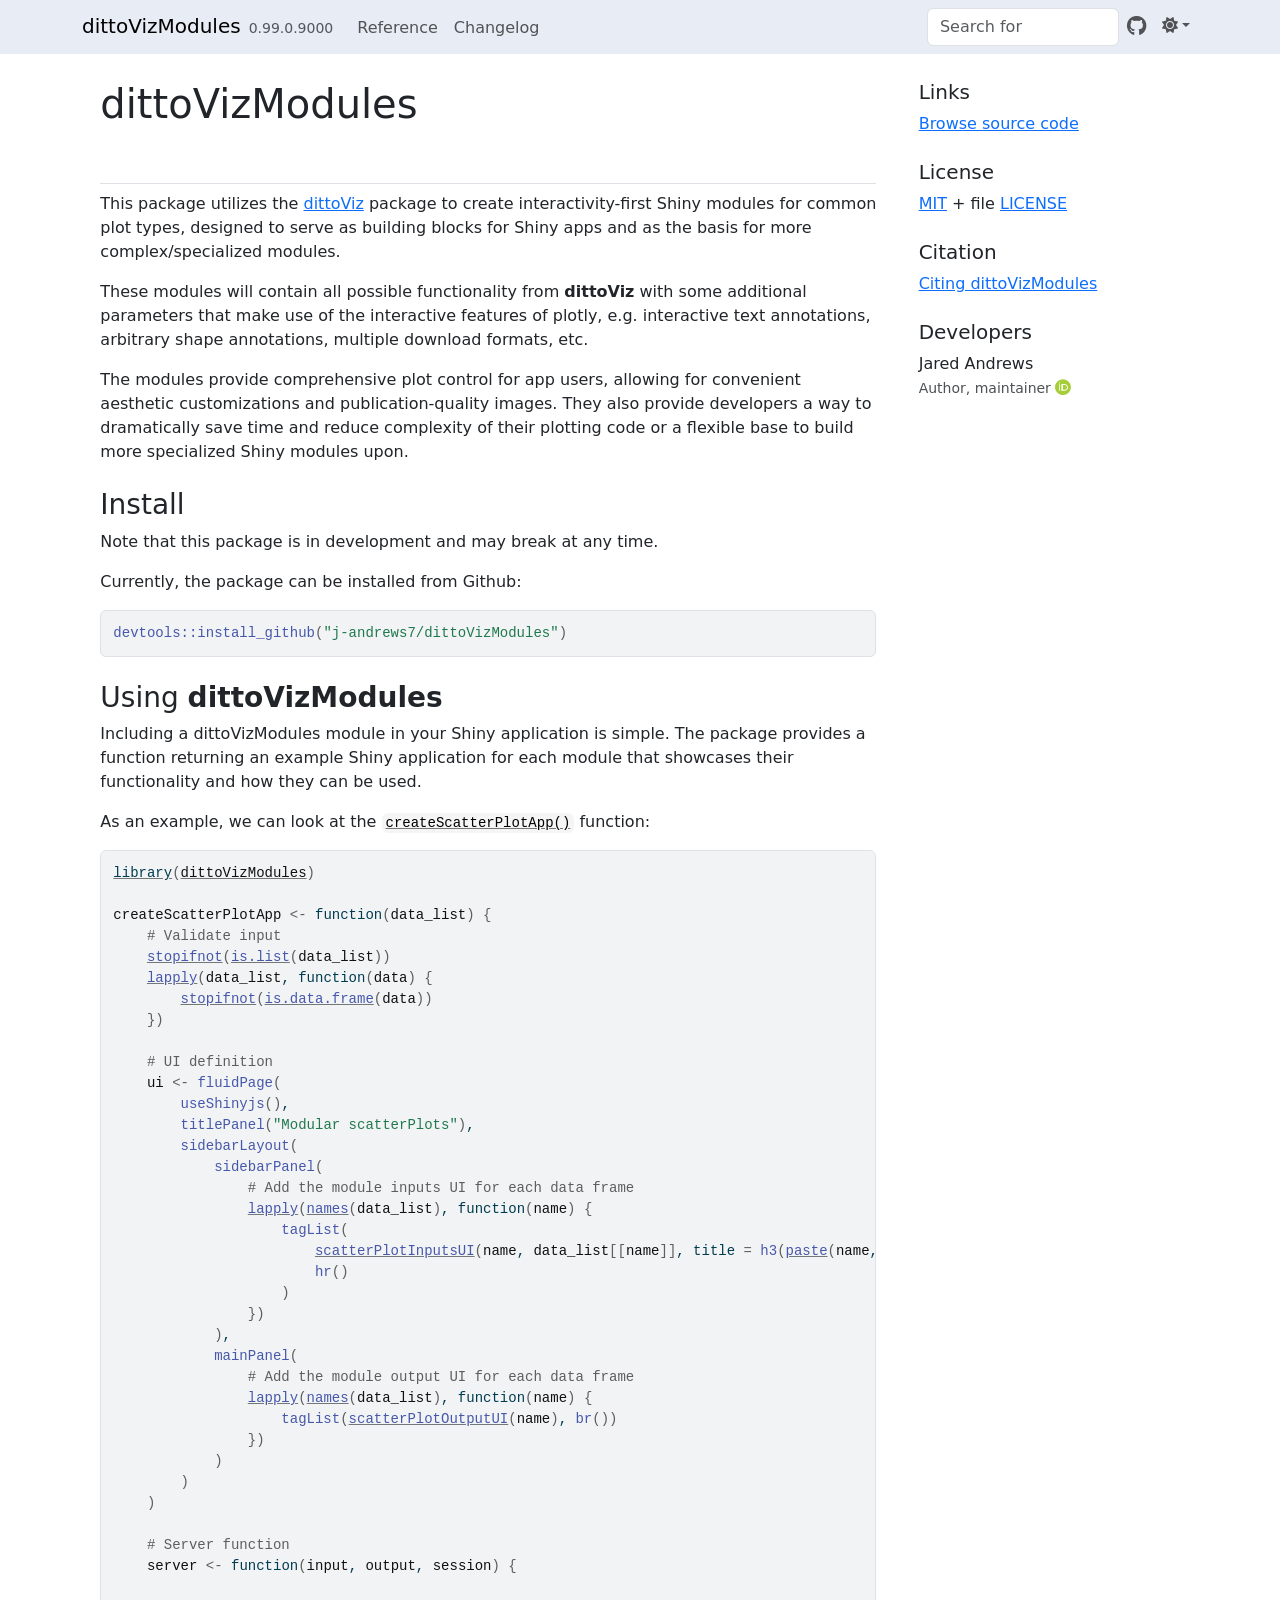
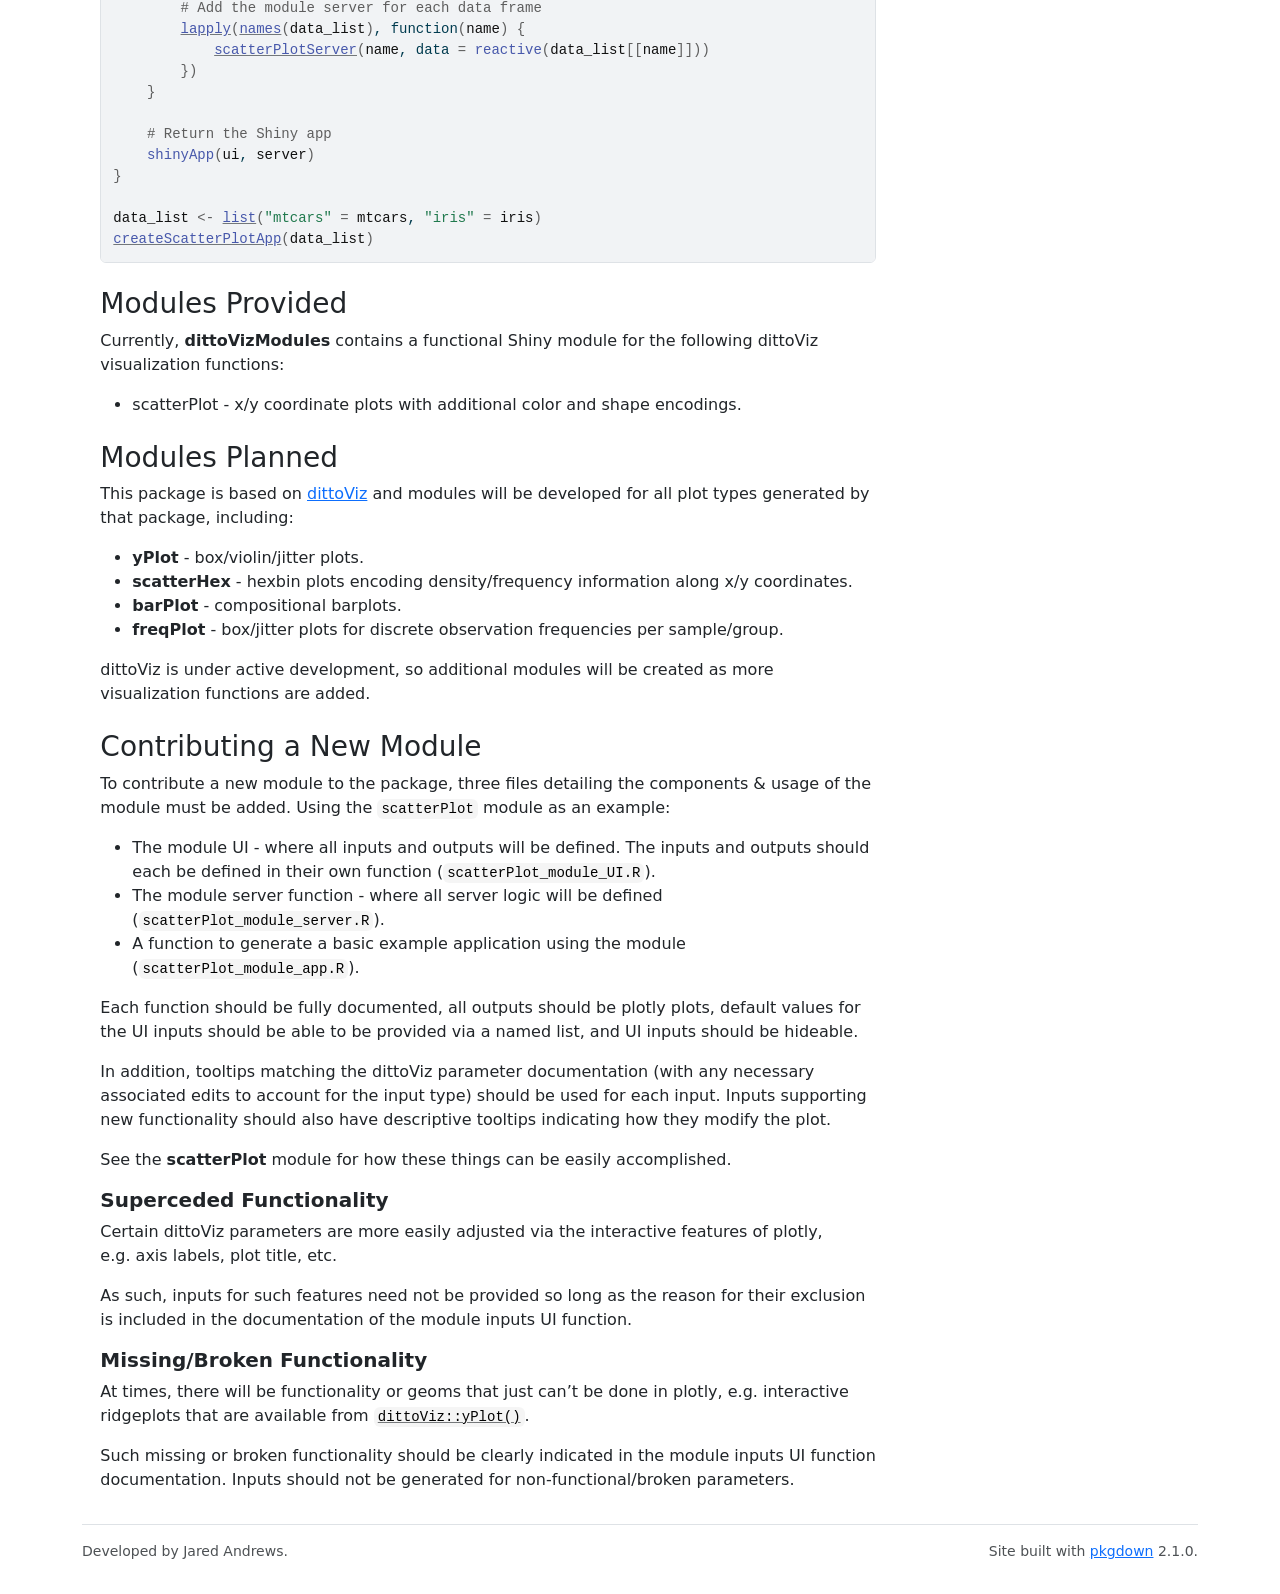
<file: index.html>
<!DOCTYPE html>
<!-- Generated by pkgdown: do not edit by hand --><html lang="en">
<head>
<meta http-equiv="Content-Type" content="text/html; charset=UTF-8">
<meta charset="utf-8">
<meta http-equiv="X-UA-Compatible" content="IE=edge">
<meta name="viewport" content="width=device-width, initial-scale=1, shrink-to-fit=no">
<title>Flexible, Interactive Shiny Modules For dittoViz Plots • dittoVizModules</title>
<script src="lightswitch.js"></script><script src="deps/jquery-3.6.0/jquery-3.6.0.min.js"></script><meta name="viewport" content="width=device-width, initial-scale=1, shrink-to-fit=no">
<link href="deps/bootstrap-5.3.1/bootstrap.min.css" rel="stylesheet">
<script src="deps/bootstrap-5.3.1/bootstrap.bundle.min.js"></script><link href="deps/font-awesome-6.4.2/css/all.min.css" rel="stylesheet">
<link href="deps/font-awesome-6.4.2/css/v4-shims.min.css" rel="stylesheet">
<script src="deps/headroom-0.11.0/headroom.min.js"></script><script src="deps/headroom-0.11.0/jQuery.headroom.min.js"></script><script src="deps/bootstrap-toc-1.0.1/bootstrap-toc.min.js"></script><script src="deps/clipboard.js-2.0.11/clipboard.min.js"></script><script src="deps/search-1.0.0/autocomplete.jquery.min.js"></script><script src="deps/search-1.0.0/fuse.min.js"></script><script src="deps/search-1.0.0/mark.min.js"></script><!-- pkgdown --><script src="pkgdown.js"></script><meta property="og:title" content="Flexible, Interactive Shiny Modules For dittoViz Plots">
<meta name="description" content="dittoVizModules offers a core selection of interactivity-first Shiny modules for dittoViz plot types meant to serve as the base for more complex modules. These modules allow for the rapid and convenient construction of Shiny apps with very few lines of code and decouple plotting from the underlying data. As is, these modules allow for full plot aesthetic customization by the end user through UI inputs. Utility functions for simple UI organization and parsing are also provided.">
<meta property="og:description" content="dittoVizModules offers a core selection of interactivity-first Shiny modules for dittoViz plot types meant to serve as the base for more complex modules. These modules allow for the rapid and convenient construction of Shiny apps with very few lines of code and decouple plotting from the underlying data. As is, these modules allow for full plot aesthetic customization by the end user through UI inputs. Utility functions for simple UI organization and parsing are also provided.">
</head>
<body>
    <a href="#main" class="visually-hidden-focusable">Skip to contents</a>


    <nav class="navbar navbar-expand-lg fixed-top " aria-label="Site navigation"><div class="container">

    <a class="navbar-brand me-2" href="index.html">dittoVizModules</a>

    <small class="nav-text text-muted me-auto" data-bs-toggle="tooltip" data-bs-placement="bottom" title="">0.99.0.9000</small>


    <button class="navbar-toggler" type="button" data-bs-toggle="collapse" data-bs-target="#navbar" aria-controls="navbar" aria-expanded="false" aria-label="Toggle navigation">
      <span class="navbar-toggler-icon"></span>
    </button>

    <div id="navbar" class="collapse navbar-collapse ms-3">
      <ul class="navbar-nav me-auto">
<li class="nav-item"><a class="nav-link" href="reference/index.html">Reference</a></li>
<li class="nav-item"><a class="nav-link" href="news/index.html">Changelog</a></li>
      </ul>
<ul class="navbar-nav">
<li class="nav-item"><form class="form-inline" role="search">
 <input class="form-control" type="search" name="search-input" id="search-input" autocomplete="off" aria-label="Search site" placeholder="Search for" data-search-index="search.json">
</form></li>
<li class="nav-item"><a class="external-link nav-link" href="https://github.com/j-andrews7/dittoVizModules/" aria-label="GitHub"><span class="fa fab fa-github fa-lg"></span></a></li>
<li class="nav-item dropdown">
  <button class="nav-link dropdown-toggle" type="button" id="dropdown-lightswitch" data-bs-toggle="dropdown" aria-expanded="false" aria-haspopup="true" aria-label="Light switch"><span class="fa fa-sun"></span></button>
  <ul class="dropdown-menu dropdown-menu-end" aria-labelledby="dropdown-lightswitch">
<li><button class="dropdown-item" data-bs-theme-value="light"><span class="fa fa-sun"></span> Light</button></li>
    <li><button class="dropdown-item" data-bs-theme-value="dark"><span class="fa fa-moon"></span> Dark</button></li>
    <li><button class="dropdown-item" data-bs-theme-value="auto"><span class="fa fa-adjust"></span> Auto</button></li>
  </ul>
</li>
      </ul>
</div>


  </div>
</nav><div class="container template-home">
<div class="row">
  <main id="main" class="col-md-9"><div class="section level1">
<div class="page-header"><h1 id="dittovizmodules">dittoVizModules<a class="anchor" aria-label="anchor" href="#dittovizmodules"></a>
</h1></div>
<p>This package utilizes the <a href="https://github.com/dtm2451/dittoViz" class="external-link">dittoViz</a> package to create interactivity-first Shiny modules for common plot types, designed to serve as building blocks for Shiny apps and as the basis for more complex/specialized modules.</p>
<p>These modules will contain all possible functionality from <strong>dittoViz</strong> with some additional parameters that make use of the interactive features of plotly, e.g. interactive text annotations, arbitrary shape annotations, multiple download formats, etc.</p>
<p>The modules provide comprehensive plot control for app users, allowing for convenient aesthetic customizations and publication-quality images. They also provide developers a way to dramatically save time and reduce complexity of their plotting code or a flexible base to build more specialized Shiny modules upon.</p>
<div class="section level2">
<h2 id="install">Install<a class="anchor" aria-label="anchor" href="#install"></a>
</h2>
<p>Note that this package is in development and may break at any time.</p>
<p>Currently, the package can be installed from Github:</p>
<div class="sourceCode" id="cb1"><pre class="downlit sourceCode r">
<code class="sourceCode R"><span><span class="fu">devtools</span><span class="fu">::</span><span class="fu">install_github</span><span class="op">(</span><span class="st">"j-andrews7/dittoVizModules"</span><span class="op">)</span></span></code></pre></div>
</div>
<div class="section level2">
<h2 id="using-dittovizmodules">Using <strong>dittoVizModules</strong>
<a class="anchor" aria-label="anchor" href="#using-dittovizmodules"></a>
</h2>
<p>Including a dittoVizModules module in your Shiny application is simple. The package provides a function returning an example Shiny application for each module that showcases their functionality and how they can be used.</p>
<p>As an example, we can look at the <code><a href="reference/createScatterplotApp.html">createScatterPlotApp()</a></code> function:</p>
<div class="sourceCode" id="cb2"><pre class="downlit sourceCode r">
<code class="sourceCode R"><span><span class="kw"><a href="https://rdrr.io/r/base/library.html" class="external-link">library</a></span><span class="op">(</span><span class="va"><a href="https://j-andrews7.github.io/dittoVizModules/">dittoVizModules</a></span><span class="op">)</span></span>
<span></span>
<span><span class="va">createScatterPlotApp</span> <span class="op">&lt;-</span> <span class="kw">function</span><span class="op">(</span><span class="va">data_list</span><span class="op">)</span> <span class="op">{</span></span>
<span>    <span class="co"># Validate input</span></span>
<span>    <span class="fu"><a href="https://rdrr.io/r/base/stopifnot.html" class="external-link">stopifnot</a></span><span class="op">(</span><span class="fu"><a href="https://rdrr.io/r/base/list.html" class="external-link">is.list</a></span><span class="op">(</span><span class="va">data_list</span><span class="op">)</span><span class="op">)</span></span>
<span>    <span class="fu"><a href="https://rdrr.io/r/base/lapply.html" class="external-link">lapply</a></span><span class="op">(</span><span class="va">data_list</span>, <span class="kw">function</span><span class="op">(</span><span class="va">data</span><span class="op">)</span> <span class="op">{</span></span>
<span>        <span class="fu"><a href="https://rdrr.io/r/base/stopifnot.html" class="external-link">stopifnot</a></span><span class="op">(</span><span class="fu"><a href="https://rdrr.io/r/base/as.data.frame.html" class="external-link">is.data.frame</a></span><span class="op">(</span><span class="va">data</span><span class="op">)</span><span class="op">)</span></span>
<span>    <span class="op">}</span><span class="op">)</span></span>
<span></span>
<span>    <span class="co"># UI definition</span></span>
<span>    <span class="va">ui</span> <span class="op">&lt;-</span> <span class="fu">fluidPage</span><span class="op">(</span></span>
<span>        <span class="fu">useShinyjs</span><span class="op">(</span><span class="op">)</span>,</span>
<span>        <span class="fu">titlePanel</span><span class="op">(</span><span class="st">"Modular scatterPlots"</span><span class="op">)</span>,</span>
<span>        <span class="fu">sidebarLayout</span><span class="op">(</span></span>
<span>            <span class="fu">sidebarPanel</span><span class="op">(</span></span>
<span>                <span class="co"># Add the module inputs UI for each data frame</span></span>
<span>                <span class="fu"><a href="https://rdrr.io/r/base/lapply.html" class="external-link">lapply</a></span><span class="op">(</span><span class="fu"><a href="https://rdrr.io/r/base/names.html" class="external-link">names</a></span><span class="op">(</span><span class="va">data_list</span><span class="op">)</span>, <span class="kw">function</span><span class="op">(</span><span class="va">name</span><span class="op">)</span> <span class="op">{</span></span>
<span>                    <span class="fu">tagList</span><span class="op">(</span></span>
<span>                        <span class="fu"><a href="reference/scatterplotInputsUI.html">scatterPlotInputsUI</a></span><span class="op">(</span><span class="va">name</span>, <span class="va">data_list</span><span class="op">[[</span><span class="va">name</span><span class="op">]</span><span class="op">]</span>, title <span class="op">=</span> <span class="fu">h3</span><span class="op">(</span><span class="fu"><a href="https://rdrr.io/r/base/paste.html" class="external-link">paste</a></span><span class="op">(</span><span class="va">name</span>, <span class="st">"Settings"</span><span class="op">)</span><span class="op">)</span><span class="op">)</span>,</span>
<span>                        <span class="fu">hr</span><span class="op">(</span><span class="op">)</span></span>
<span>                    <span class="op">)</span></span>
<span>                <span class="op">}</span><span class="op">)</span></span>
<span>            <span class="op">)</span>,</span>
<span>            <span class="fu">mainPanel</span><span class="op">(</span></span>
<span>                <span class="co"># Add the module output UI for each data frame</span></span>
<span>                <span class="fu"><a href="https://rdrr.io/r/base/lapply.html" class="external-link">lapply</a></span><span class="op">(</span><span class="fu"><a href="https://rdrr.io/r/base/names.html" class="external-link">names</a></span><span class="op">(</span><span class="va">data_list</span><span class="op">)</span>, <span class="kw">function</span><span class="op">(</span><span class="va">name</span><span class="op">)</span> <span class="op">{</span></span>
<span>                    <span class="fu">tagList</span><span class="op">(</span><span class="fu"><a href="reference/scatterplotOutputUI.html">scatterPlotOutputUI</a></span><span class="op">(</span><span class="va">name</span><span class="op">)</span>, <span class="fu">br</span><span class="op">(</span><span class="op">)</span><span class="op">)</span></span>
<span>                <span class="op">}</span><span class="op">)</span></span>
<span>            <span class="op">)</span></span>
<span>        <span class="op">)</span></span>
<span>    <span class="op">)</span></span>
<span></span>
<span>    <span class="co"># Server function</span></span>
<span>    <span class="va">server</span> <span class="op">&lt;-</span> <span class="kw">function</span><span class="op">(</span><span class="va">input</span>, <span class="va">output</span>, <span class="va">session</span><span class="op">)</span> <span class="op">{</span></span>
<span></span>
<span>        <span class="co"># Add the module server for each data frame</span></span>
<span>        <span class="fu"><a href="https://rdrr.io/r/base/lapply.html" class="external-link">lapply</a></span><span class="op">(</span><span class="fu"><a href="https://rdrr.io/r/base/names.html" class="external-link">names</a></span><span class="op">(</span><span class="va">data_list</span><span class="op">)</span>, <span class="kw">function</span><span class="op">(</span><span class="va">name</span><span class="op">)</span> <span class="op">{</span></span>
<span>            <span class="fu"><a href="reference/scatterplotServer.html">scatterPlotServer</a></span><span class="op">(</span><span class="va">name</span>, data <span class="op">=</span> <span class="fu">reactive</span><span class="op">(</span><span class="va">data_list</span><span class="op">[[</span><span class="va">name</span><span class="op">]</span><span class="op">]</span><span class="op">)</span><span class="op">)</span></span>
<span>        <span class="op">}</span><span class="op">)</span></span>
<span>    <span class="op">}</span></span>
<span></span>
<span>    <span class="co"># Return the Shiny app</span></span>
<span>    <span class="fu">shinyApp</span><span class="op">(</span><span class="va">ui</span>, <span class="va">server</span><span class="op">)</span></span>
<span><span class="op">}</span></span>
<span></span>
<span><span class="va">data_list</span> <span class="op">&lt;-</span> <span class="fu"><a href="https://rdrr.io/r/base/list.html" class="external-link">list</a></span><span class="op">(</span><span class="st">"mtcars"</span> <span class="op">=</span> <span class="va">mtcars</span>, <span class="st">"iris"</span> <span class="op">=</span> <span class="va">iris</span><span class="op">)</span></span>
<span><span class="fu"><a href="reference/createScatterplotApp.html">createScatterPlotApp</a></span><span class="op">(</span><span class="va">data_list</span><span class="op">)</span></span></code></pre></div>
</div>
<div class="section level2">
<h2 id="modules-provided">Modules Provided<a class="anchor" aria-label="anchor" href="#modules-provided"></a>
</h2>
<p>Currently, <strong>dittoVizModules</strong> contains a functional Shiny module for the following dittoViz visualization functions:</p>
<ul>
<li>scatterPlot - x/y coordinate plots with additional color and shape encodings.</li>
</ul>
</div>
<div class="section level2">
<h2 id="modules-planned">Modules Planned<a class="anchor" aria-label="anchor" href="#modules-planned"></a>
</h2>
<p>This package is based on <a href="https://github.com/dtm2451/dittoViz" class="external-link">dittoViz</a> and modules will be developed for all plot types generated by that package, including:</p>
<ul>
<li>
<strong>yPlot</strong> - box/violin/jitter plots.</li>
<li>
<strong>scatterHex</strong> - hexbin plots encoding density/frequency information along x/y coordinates.</li>
<li>
<strong>barPlot</strong> - compositional barplots.</li>
<li>
<strong>freqPlot</strong> - box/jitter plots for discrete observation frequencies per sample/group.</li>
</ul>
<p>dittoViz is under active development, so additional modules will be created as more visualization functions are added.</p>
</div>
<div class="section level2">
<h2 id="contributing-a-new-module">Contributing a New Module<a class="anchor" aria-label="anchor" href="#contributing-a-new-module"></a>
</h2>
<p>To contribute a new module to the package, three files detailing the components &amp; usage of the module must be added. Using the <code>scatterPlot</code> module as an example:</p>
<ul>
<li>The module UI - where all inputs and outputs will be defined. The inputs and outputs should each be defined in their own function (<code>scatterPlot_module_UI.R</code>).</li>
<li>The module server function - where all server logic will be defined (<code>scatterPlot_module_server.R</code>).</li>
<li>A function to generate a basic example application using the module (<code>scatterPlot_module_app.R</code>).</li>
</ul>
<p>Each function should be fully documented, all outputs should be plotly plots, default values for the UI inputs should be able to be provided via a named list, and UI inputs should be hideable.</p>
<p>In addition, tooltips matching the dittoViz parameter documentation (with any necessary associated edits to account for the input type) should be used for each input. Inputs supporting new functionality should also have descriptive tooltips indicating how they modify the plot.</p>
<p>See the <strong>scatterPlot</strong> module for how these things can be easily accomplished.</p>
<div class="section level3">
<h3 id="superceded-functionality">Superceded Functionality<a class="anchor" aria-label="anchor" href="#superceded-functionality"></a>
</h3>
<p>Certain dittoViz parameters are more easily adjusted via the interactive features of plotly, e.g. axis labels, plot title, etc.</p>
<p>As such, inputs for such features need not be provided so long as the reason for their exclusion is included in the documentation of the module inputs UI function.</p>
</div>
<div class="section level3">
<h3 id="missingbroken-functionality">Missing/Broken Functionality<a class="anchor" aria-label="anchor" href="#missingbroken-functionality"></a>
</h3>
<p>At times, there will be functionality or geoms that just can’t be done in plotly, e.g. interactive ridgeplots that are available from <code><a href="https://rdrr.io/pkg/dittoViz/man/yPlot.html" class="external-link">dittoViz::yPlot()</a></code>.</p>
<p>Such missing or broken functionality should be clearly indicated in the module inputs UI function documentation. Inputs should not be generated for non-functional/broken parameters.</p>
</div>
</div>
</div>
  </main><aside class="col-md-3"><div class="links">
<h2 data-toc-skip>Links</h2>
<ul class="list-unstyled">
<li><a href="https://github.com/j-andrews7/dittoVizModules/" class="external-link">Browse source code</a></li>
</ul>
</div>

<div class="license">
<h2 data-toc-skip>License</h2>
<ul class="list-unstyled">
<li>
<a href="https://opensource.org/licenses/mit-license.php" class="external-link">MIT</a> + file <a href="LICENSE-text.html">LICENSE</a>
</li>
</ul>
</div>


<div class="citation">
<h2 data-toc-skip>Citation</h2>
<ul class="list-unstyled">
<li><a href="authors.html#citation">Citing dittoVizModules</a></li>
</ul>
</div>

<div class="developers">
<h2 data-toc-skip>Developers</h2>
<ul class="list-unstyled">
<li>Jared Andrews <br><small class="roles"> Author, maintainer </small> <a href="https://orcid.org/0000-0002-0780-6248" target="orcid.widget" aria-label="ORCID" class="external-link"><span class="fab fa-orcid orcid" aria-hidden="true"></span></a> </li>
</ul>
</div>



  </aside>
</div>


    <footer><div class="pkgdown-footer-left">
  <p>Developed by Jared Andrews.</p>
</div>

<div class="pkgdown-footer-right">
  <p>Site built with <a href="https://pkgdown.r-lib.org/" class="external-link">pkgdown</a> 2.1.0.</p>
</div>

    </footer>
</div>





  </body>
</html>
</file>
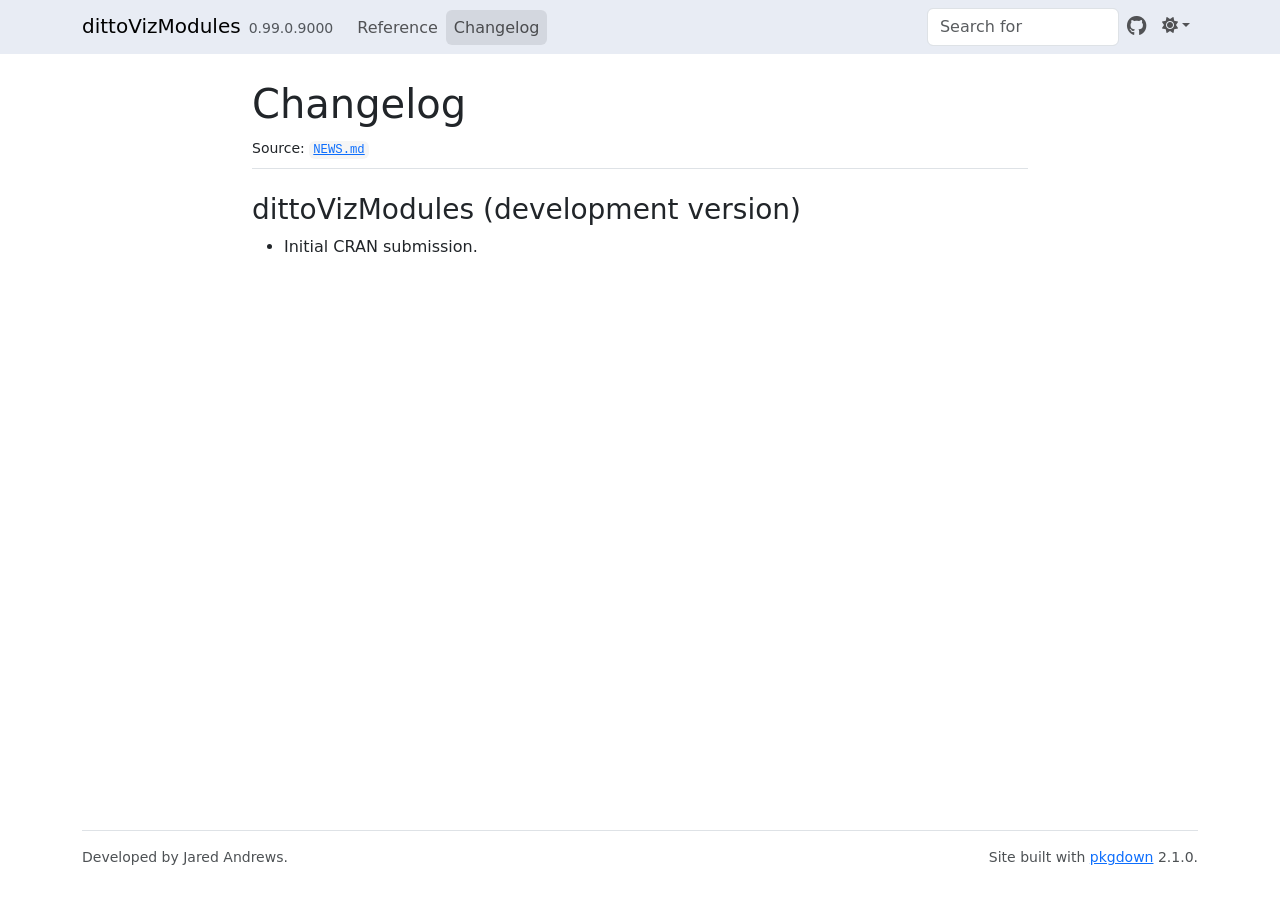
<file: news/index.html>
<!DOCTYPE html>
<!-- Generated by pkgdown: do not edit by hand --><html lang="en"><head><meta http-equiv="Content-Type" content="text/html; charset=UTF-8"><meta charset="utf-8"><meta http-equiv="X-UA-Compatible" content="IE=edge"><meta name="viewport" content="width=device-width, initial-scale=1, shrink-to-fit=no"><title>Changelog • dittoVizModules</title><script src="../lightswitch.js"></script><script src="../deps/jquery-3.6.0/jquery-3.6.0.min.js"></script><meta name="viewport" content="width=device-width, initial-scale=1, shrink-to-fit=no"><link href="../deps/bootstrap-5.3.1/bootstrap.min.css" rel="stylesheet"><script src="../deps/bootstrap-5.3.1/bootstrap.bundle.min.js"></script><link href="../deps/font-awesome-6.4.2/css/all.min.css" rel="stylesheet"><link href="../deps/font-awesome-6.4.2/css/v4-shims.min.css" rel="stylesheet"><script src="../deps/headroom-0.11.0/headroom.min.js"></script><script src="../deps/headroom-0.11.0/jQuery.headroom.min.js"></script><script src="../deps/bootstrap-toc-1.0.1/bootstrap-toc.min.js"></script><script src="../deps/clipboard.js-2.0.11/clipboard.min.js"></script><script src="../deps/search-1.0.0/autocomplete.jquery.min.js"></script><script src="../deps/search-1.0.0/fuse.min.js"></script><script src="../deps/search-1.0.0/mark.min.js"></script><!-- pkgdown --><script src="../pkgdown.js"></script><meta property="og:title" content="Changelog"></head><body>
    <a href="#main" class="visually-hidden-focusable">Skip to contents</a>


    <nav class="navbar navbar-expand-lg fixed-top " aria-label="Site navigation"><div class="container">

    <a class="navbar-brand me-2" href="../index.html">dittoVizModules</a>

    <small class="nav-text text-muted me-auto" data-bs-toggle="tooltip" data-bs-placement="bottom" title="">0.99.0.9000</small>


    <button class="navbar-toggler" type="button" data-bs-toggle="collapse" data-bs-target="#navbar" aria-controls="navbar" aria-expanded="false" aria-label="Toggle navigation">
      <span class="navbar-toggler-icon"></span>
    </button>

    <div id="navbar" class="collapse navbar-collapse ms-3">
      <ul class="navbar-nav me-auto"><li class="nav-item"><a class="nav-link" href="../reference/index.html">Reference</a></li>
<li class="active nav-item"><a class="nav-link" href="../news/index.html">Changelog</a></li>
      </ul><ul class="navbar-nav"><li class="nav-item"><form class="form-inline" role="search">
 <input class="form-control" type="search" name="search-input" id="search-input" autocomplete="off" aria-label="Search site" placeholder="Search for" data-search-index="../search.json"></form></li>
<li class="nav-item"><a class="external-link nav-link" href="https://github.com/j-andrews7/dittoVizModules/" aria-label="GitHub"><span class="fa fab fa-github fa-lg"></span></a></li>
<li class="nav-item dropdown">
  <button class="nav-link dropdown-toggle" type="button" id="dropdown-lightswitch" data-bs-toggle="dropdown" aria-expanded="false" aria-haspopup="true" aria-label="Light switch"><span class="fa fa-sun"></span></button>
  <ul class="dropdown-menu dropdown-menu-end" aria-labelledby="dropdown-lightswitch"><li><button class="dropdown-item" data-bs-theme-value="light"><span class="fa fa-sun"></span> Light</button></li>
    <li><button class="dropdown-item" data-bs-theme-value="dark"><span class="fa fa-moon"></span> Dark</button></li>
    <li><button class="dropdown-item" data-bs-theme-value="auto"><span class="fa fa-adjust"></span> Auto</button></li>
  </ul></li>
      </ul></div>


  </div>
</nav><div class="container template-news">
<div class="row">
  <main id="main" class="col-md-9"><div class="page-header">

      <h1>Changelog</h1>
      <small>Source: <a href="https://github.com/j-andrews7/dittoVizModules/blob/main/NEWS.md" class="external-link"><code>NEWS.md</code></a></small>
    </div>

    <div class="section level2">
<h2 class="pkg-version" data-toc-text="development version" id="dittovizmodules-development-version">dittoVizModules (development version)<a class="anchor" aria-label="anchor" href="#dittovizmodules-development-version"></a></h2>
<ul><li>Initial CRAN submission.</li>
</ul></div>
  </main></div>


    <footer><div class="pkgdown-footer-left">
  <p>Developed by Jared Andrews.</p>
</div>

<div class="pkgdown-footer-right">
  <p>Site built with <a href="https://pkgdown.r-lib.org/" class="external-link">pkgdown</a> 2.1.0.</p>
</div>

    </footer></div>





  </body></html>
</file>
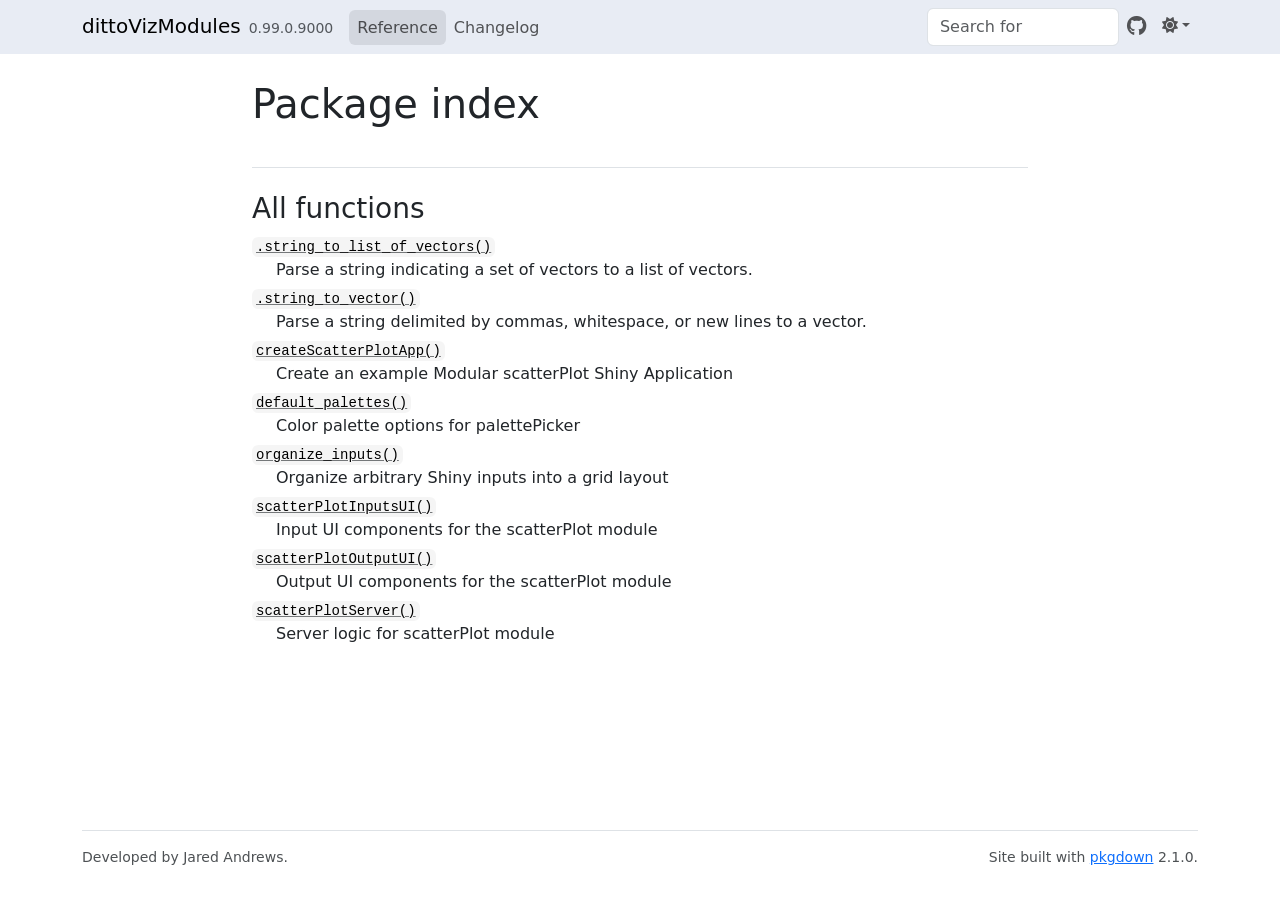
<file: reference/index.html>
<!DOCTYPE html>
<!-- Generated by pkgdown: do not edit by hand --><html lang="en"><head><meta http-equiv="Content-Type" content="text/html; charset=UTF-8"><meta charset="utf-8"><meta http-equiv="X-UA-Compatible" content="IE=edge"><meta name="viewport" content="width=device-width, initial-scale=1, shrink-to-fit=no"><title>Package index • dittoVizModules</title><script src="../lightswitch.js"></script><script src="../deps/jquery-3.6.0/jquery-3.6.0.min.js"></script><meta name="viewport" content="width=device-width, initial-scale=1, shrink-to-fit=no"><link href="../deps/bootstrap-5.3.1/bootstrap.min.css" rel="stylesheet"><script src="../deps/bootstrap-5.3.1/bootstrap.bundle.min.js"></script><link href="../deps/font-awesome-6.4.2/css/all.min.css" rel="stylesheet"><link href="../deps/font-awesome-6.4.2/css/v4-shims.min.css" rel="stylesheet"><script src="../deps/headroom-0.11.0/headroom.min.js"></script><script src="../deps/headroom-0.11.0/jQuery.headroom.min.js"></script><script src="../deps/bootstrap-toc-1.0.1/bootstrap-toc.min.js"></script><script src="../deps/clipboard.js-2.0.11/clipboard.min.js"></script><script src="../deps/search-1.0.0/autocomplete.jquery.min.js"></script><script src="../deps/search-1.0.0/fuse.min.js"></script><script src="../deps/search-1.0.0/mark.min.js"></script><!-- pkgdown --><script src="../pkgdown.js"></script><meta property="og:title" content="Package index"></head><body>
    <a href="#main" class="visually-hidden-focusable">Skip to contents</a>


    <nav class="navbar navbar-expand-lg fixed-top " aria-label="Site navigation"><div class="container">

    <a class="navbar-brand me-2" href="../index.html">dittoVizModules</a>

    <small class="nav-text text-muted me-auto" data-bs-toggle="tooltip" data-bs-placement="bottom" title="">0.99.0.9000</small>


    <button class="navbar-toggler" type="button" data-bs-toggle="collapse" data-bs-target="#navbar" aria-controls="navbar" aria-expanded="false" aria-label="Toggle navigation">
      <span class="navbar-toggler-icon"></span>
    </button>

    <div id="navbar" class="collapse navbar-collapse ms-3">
      <ul class="navbar-nav me-auto"><li class="active nav-item"><a class="nav-link" href="../reference/index.html">Reference</a></li>
<li class="nav-item"><a class="nav-link" href="../news/index.html">Changelog</a></li>
      </ul><ul class="navbar-nav"><li class="nav-item"><form class="form-inline" role="search">
 <input class="form-control" type="search" name="search-input" id="search-input" autocomplete="off" aria-label="Search site" placeholder="Search for" data-search-index="../search.json"></form></li>
<li class="nav-item"><a class="external-link nav-link" href="https://github.com/j-andrews7/dittoVizModules/" aria-label="GitHub"><span class="fa fab fa-github fa-lg"></span></a></li>
<li class="nav-item dropdown">
  <button class="nav-link dropdown-toggle" type="button" id="dropdown-lightswitch" data-bs-toggle="dropdown" aria-expanded="false" aria-haspopup="true" aria-label="Light switch"><span class="fa fa-sun"></span></button>
  <ul class="dropdown-menu dropdown-menu-end" aria-labelledby="dropdown-lightswitch"><li><button class="dropdown-item" data-bs-theme-value="light"><span class="fa fa-sun"></span> Light</button></li>
    <li><button class="dropdown-item" data-bs-theme-value="dark"><span class="fa fa-moon"></span> Dark</button></li>
    <li><button class="dropdown-item" data-bs-theme-value="auto"><span class="fa fa-adjust"></span> Auto</button></li>
  </ul></li>
      </ul></div>


  </div>
</nav><div class="container template-reference-index">
<div class="row">
  <main id="main" class="col-md-9"><div class="page-header">

      <h1>Package index</h1>
    </div>

    <div class="section level2">
      <h2 id="all-functions">All functions<a class="anchor" aria-label="anchor" href="#all-functions"></a></h2>




    </div><div class="section level2">




      <dl><dt>

          <code><a href="INTERNAL_string_to_list_of_vectors.html">.string_to_list_of_vectors()</a></code>

        </dt>
        <dd>Parse a string indicating a set of vectors to a list of vectors.</dd>
      </dl><dl><dt>

          <code><a href="INTERNAL_string_to_vector.html">.string_to_vector()</a></code>

        </dt>
        <dd>Parse a string delimited by commas, whitespace, or new lines to a vector.</dd>
      </dl><dl><dt>

          <code><a href="createScatterplotApp.html">createScatterPlotApp()</a></code>

        </dt>
        <dd>Create an example Modular scatterPlot Shiny Application</dd>
      </dl><dl><dt>

          <code><a href="default_palettes.html">default_palettes()</a></code>

        </dt>
        <dd>Color palette options for palettePicker</dd>
      </dl><dl><dt>

          <code><a href="organize_inputs.html">organize_inputs()</a></code>

        </dt>
        <dd>Organize arbitrary Shiny inputs into a grid layout</dd>
      </dl><dl><dt>

          <code><a href="scatterplotInputsUI.html">scatterPlotInputsUI()</a></code>

        </dt>
        <dd>Input UI components for the scatterPlot module</dd>
      </dl><dl><dt>

          <code><a href="scatterplotOutputUI.html">scatterPlotOutputUI()</a></code>

        </dt>
        <dd>Output UI components for the scatterPlot module</dd>
      </dl><dl><dt>

          <code><a href="scatterplotServer.html">scatterPlotServer()</a></code>

        </dt>
        <dd>Server logic for scatterPlot module</dd>
      </dl></div>
  </main></div>


    <footer><div class="pkgdown-footer-left">
  <p>Developed by Jared Andrews.</p>
</div>

<div class="pkgdown-footer-right">
  <p>Site built with <a href="https://pkgdown.r-lib.org/" class="external-link">pkgdown</a> 2.1.0.</p>
</div>

    </footer></div>





  </body></html>
</file>
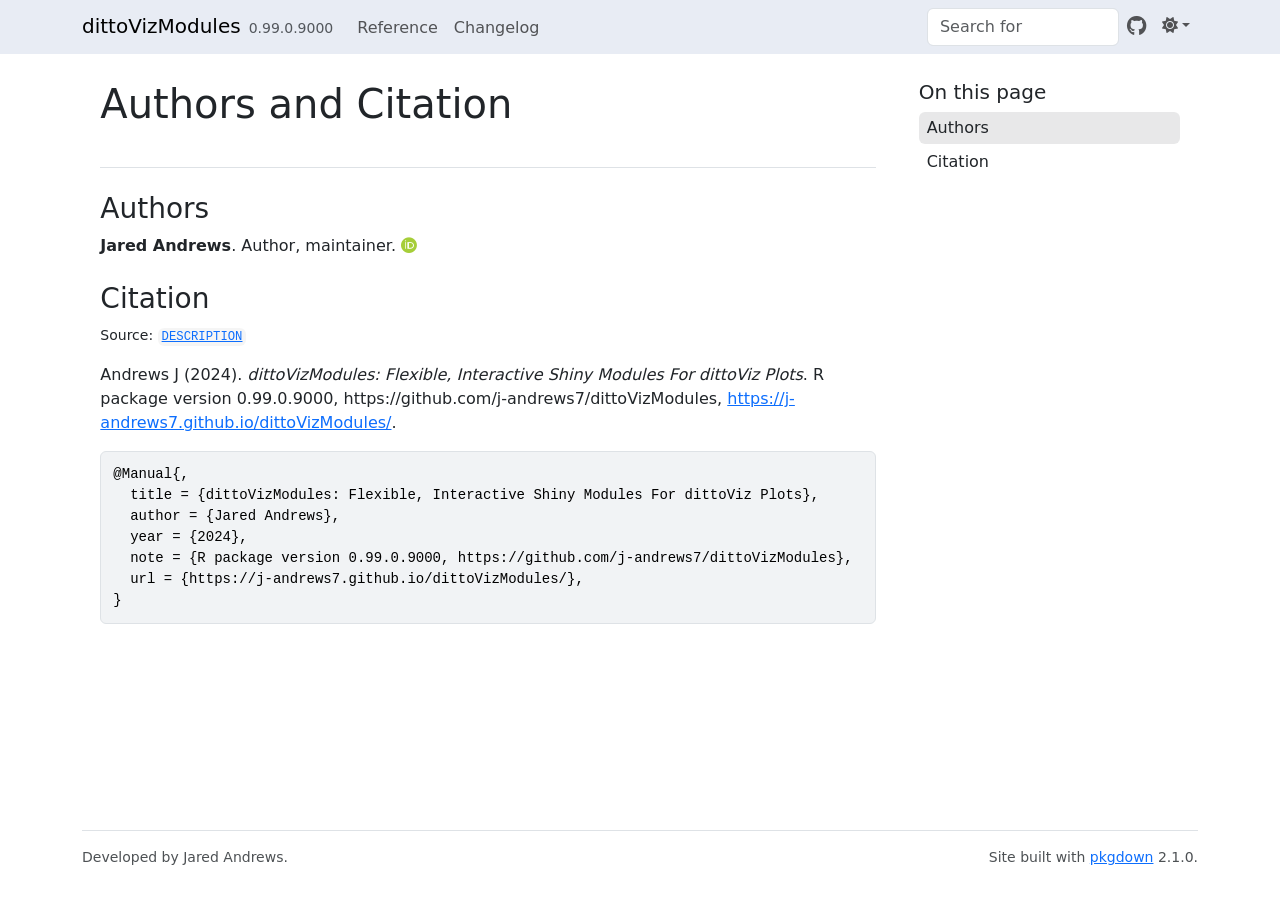
<file: authors.html>
<!DOCTYPE html>
<!-- Generated by pkgdown: do not edit by hand --><html lang="en"><head><meta http-equiv="Content-Type" content="text/html; charset=UTF-8"><meta charset="utf-8"><meta http-equiv="X-UA-Compatible" content="IE=edge"><meta name="viewport" content="width=device-width, initial-scale=1, shrink-to-fit=no"><title>Authors and Citation • dittoVizModules</title><script src="lightswitch.js"></script><script src="deps/jquery-3.6.0/jquery-3.6.0.min.js"></script><meta name="viewport" content="width=device-width, initial-scale=1, shrink-to-fit=no"><link href="deps/bootstrap-5.3.1/bootstrap.min.css" rel="stylesheet"><script src="deps/bootstrap-5.3.1/bootstrap.bundle.min.js"></script><link href="deps/font-awesome-6.4.2/css/all.min.css" rel="stylesheet"><link href="deps/font-awesome-6.4.2/css/v4-shims.min.css" rel="stylesheet"><script src="deps/headroom-0.11.0/headroom.min.js"></script><script src="deps/headroom-0.11.0/jQuery.headroom.min.js"></script><script src="deps/bootstrap-toc-1.0.1/bootstrap-toc.min.js"></script><script src="deps/clipboard.js-2.0.11/clipboard.min.js"></script><script src="deps/search-1.0.0/autocomplete.jquery.min.js"></script><script src="deps/search-1.0.0/fuse.min.js"></script><script src="deps/search-1.0.0/mark.min.js"></script><!-- pkgdown --><script src="pkgdown.js"></script><meta property="og:title" content="Authors and Citation"></head><body>
    <a href="#main" class="visually-hidden-focusable">Skip to contents</a>


    <nav class="navbar navbar-expand-lg fixed-top " aria-label="Site navigation"><div class="container">

    <a class="navbar-brand me-2" href="index.html">dittoVizModules</a>

    <small class="nav-text text-muted me-auto" data-bs-toggle="tooltip" data-bs-placement="bottom" title="">0.99.0.9000</small>


    <button class="navbar-toggler" type="button" data-bs-toggle="collapse" data-bs-target="#navbar" aria-controls="navbar" aria-expanded="false" aria-label="Toggle navigation">
      <span class="navbar-toggler-icon"></span>
    </button>

    <div id="navbar" class="collapse navbar-collapse ms-3">
      <ul class="navbar-nav me-auto"><li class="nav-item"><a class="nav-link" href="reference/index.html">Reference</a></li>
<li class="nav-item"><a class="nav-link" href="news/index.html">Changelog</a></li>
      </ul><ul class="navbar-nav"><li class="nav-item"><form class="form-inline" role="search">
 <input class="form-control" type="search" name="search-input" id="search-input" autocomplete="off" aria-label="Search site" placeholder="Search for" data-search-index="search.json"></form></li>
<li class="nav-item"><a class="external-link nav-link" href="https://github.com/j-andrews7/dittoVizModules/" aria-label="GitHub"><span class="fa fab fa-github fa-lg"></span></a></li>
<li class="nav-item dropdown">
  <button class="nav-link dropdown-toggle" type="button" id="dropdown-lightswitch" data-bs-toggle="dropdown" aria-expanded="false" aria-haspopup="true" aria-label="Light switch"><span class="fa fa-sun"></span></button>
  <ul class="dropdown-menu dropdown-menu-end" aria-labelledby="dropdown-lightswitch"><li><button class="dropdown-item" data-bs-theme-value="light"><span class="fa fa-sun"></span> Light</button></li>
    <li><button class="dropdown-item" data-bs-theme-value="dark"><span class="fa fa-moon"></span> Dark</button></li>
    <li><button class="dropdown-item" data-bs-theme-value="auto"><span class="fa fa-adjust"></span> Auto</button></li>
  </ul></li>
      </ul></div>


  </div>
</nav><div class="container template-citation-authors">
<div class="row">
  <main id="main" class="col-md-9"><div class="page-header">

      <h1>Authors and Citation</h1>
    </div>

    <div class="section level2">
      <h2>Authors</h2>

      <ul class="list-unstyled"><li>
          <p><strong>Jared Andrews</strong>. Author, maintainer. <a href="https://orcid.org/0000-0002-0780-6248" target="orcid.widget" aria-label="ORCID" class="external-link"><span class="fab fa-orcid orcid" aria-hidden="true"></span></a>
          </p>
        </li>
      </ul></div>

    <div class="section level2">
      <h2 id="citation">Citation</h2>
      <p><small class="dont-index">Source: <a href="https://github.com/j-andrews7/dittoVizModules/blob/main/DESCRIPTION" class="external-link"><code>DESCRIPTION</code></a></small></p>

      <p>Andrews J (2024).
<em>dittoVizModules: Flexible, Interactive Shiny Modules For dittoViz Plots</em>.
R package version 0.99.0.9000, https://github.com/j-andrews7/dittoVizModules, <a href="https://j-andrews7.github.io/dittoVizModules/">https://j-andrews7.github.io/dittoVizModules/</a>.
</p>
      <pre>@Manual{,
  title = {dittoVizModules: Flexible, Interactive Shiny Modules For dittoViz Plots},
  author = {Jared Andrews},
  year = {2024},
  note = {R package version 0.99.0.9000, https://github.com/j-andrews7/dittoVizModules},
  url = {https://j-andrews7.github.io/dittoVizModules/},
}</pre>
    </div>

  </main><aside class="col-md-3"><nav id="toc" aria-label="Table of contents"><h2>On this page</h2>
    </nav></aside></div>


    <footer><div class="pkgdown-footer-left">
  <p>Developed by Jared Andrews.</p>
</div>

<div class="pkgdown-footer-right">
  <p>Site built with <a href="https://pkgdown.r-lib.org/" class="external-link">pkgdown</a> 2.1.0.</p>
</div>

    </footer></div>





  </body></html>
</file>
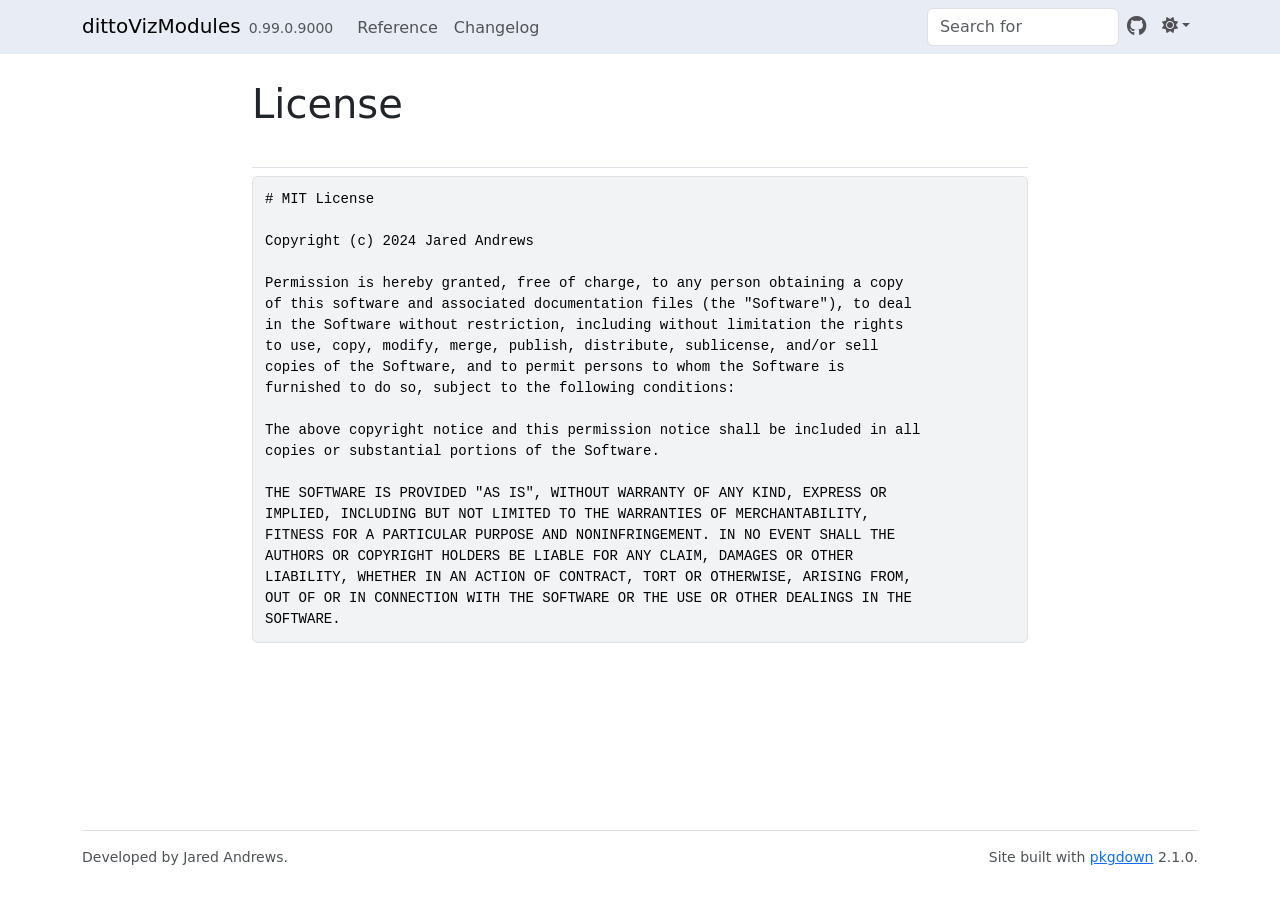
<file: LICENSE-text.html>
<!DOCTYPE html>
<!-- Generated by pkgdown: do not edit by hand --><html lang="en"><head><meta http-equiv="Content-Type" content="text/html; charset=UTF-8"><meta charset="utf-8"><meta http-equiv="X-UA-Compatible" content="IE=edge"><meta name="viewport" content="width=device-width, initial-scale=1, shrink-to-fit=no"><title>License • dittoVizModules</title><script src="lightswitch.js"></script><script src="deps/jquery-3.6.0/jquery-3.6.0.min.js"></script><meta name="viewport" content="width=device-width, initial-scale=1, shrink-to-fit=no"><link href="deps/bootstrap-5.3.1/bootstrap.min.css" rel="stylesheet"><script src="deps/bootstrap-5.3.1/bootstrap.bundle.min.js"></script><link href="deps/font-awesome-6.4.2/css/all.min.css" rel="stylesheet"><link href="deps/font-awesome-6.4.2/css/v4-shims.min.css" rel="stylesheet"><script src="deps/headroom-0.11.0/headroom.min.js"></script><script src="deps/headroom-0.11.0/jQuery.headroom.min.js"></script><script src="deps/bootstrap-toc-1.0.1/bootstrap-toc.min.js"></script><script src="deps/clipboard.js-2.0.11/clipboard.min.js"></script><script src="deps/search-1.0.0/autocomplete.jquery.min.js"></script><script src="deps/search-1.0.0/fuse.min.js"></script><script src="deps/search-1.0.0/mark.min.js"></script><!-- pkgdown --><script src="pkgdown.js"></script><meta property="og:title" content="License"></head><body>
    <a href="#main" class="visually-hidden-focusable">Skip to contents</a>


    <nav class="navbar navbar-expand-lg fixed-top " aria-label="Site navigation"><div class="container">

    <a class="navbar-brand me-2" href="index.html">dittoVizModules</a>

    <small class="nav-text text-muted me-auto" data-bs-toggle="tooltip" data-bs-placement="bottom" title="">0.99.0.9000</small>


    <button class="navbar-toggler" type="button" data-bs-toggle="collapse" data-bs-target="#navbar" aria-controls="navbar" aria-expanded="false" aria-label="Toggle navigation">
      <span class="navbar-toggler-icon"></span>
    </button>

    <div id="navbar" class="collapse navbar-collapse ms-3">
      <ul class="navbar-nav me-auto"><li class="nav-item"><a class="nav-link" href="reference/index.html">Reference</a></li>
<li class="nav-item"><a class="nav-link" href="news/index.html">Changelog</a></li>
      </ul><ul class="navbar-nav"><li class="nav-item"><form class="form-inline" role="search">
 <input class="form-control" type="search" name="search-input" id="search-input" autocomplete="off" aria-label="Search site" placeholder="Search for" data-search-index="search.json"></form></li>
<li class="nav-item"><a class="external-link nav-link" href="https://github.com/j-andrews7/dittoVizModules/" aria-label="GitHub"><span class="fa fab fa-github fa-lg"></span></a></li>
<li class="nav-item dropdown">
  <button class="nav-link dropdown-toggle" type="button" id="dropdown-lightswitch" data-bs-toggle="dropdown" aria-expanded="false" aria-haspopup="true" aria-label="Light switch"><span class="fa fa-sun"></span></button>
  <ul class="dropdown-menu dropdown-menu-end" aria-labelledby="dropdown-lightswitch"><li><button class="dropdown-item" data-bs-theme-value="light"><span class="fa fa-sun"></span> Light</button></li>
    <li><button class="dropdown-item" data-bs-theme-value="dark"><span class="fa fa-moon"></span> Dark</button></li>
    <li><button class="dropdown-item" data-bs-theme-value="auto"><span class="fa fa-adjust"></span> Auto</button></li>
  </ul></li>
      </ul></div>


  </div>
</nav><div class="container template-title-body">
<div class="row">
  <main id="main" class="col-md-9"><div class="page-header">

      <h1>License</h1>

    </div>

<pre># MIT License

Copyright (c) 2024 Jared Andrews

Permission is hereby granted, free of charge, to any person obtaining a copy
of this software and associated documentation files (the "Software"), to deal
in the Software without restriction, including without limitation the rights
to use, copy, modify, merge, publish, distribute, sublicense, and/or sell
copies of the Software, and to permit persons to whom the Software is
furnished to do so, subject to the following conditions:

The above copyright notice and this permission notice shall be included in all
copies or substantial portions of the Software.

THE SOFTWARE IS PROVIDED "AS IS", WITHOUT WARRANTY OF ANY KIND, EXPRESS OR
IMPLIED, INCLUDING BUT NOT LIMITED TO THE WARRANTIES OF MERCHANTABILITY,
FITNESS FOR A PARTICULAR PURPOSE AND NONINFRINGEMENT. IN NO EVENT SHALL THE
AUTHORS OR COPYRIGHT HOLDERS BE LIABLE FOR ANY CLAIM, DAMAGES OR OTHER
LIABILITY, WHETHER IN AN ACTION OF CONTRACT, TORT OR OTHERWISE, ARISING FROM,
OUT OF OR IN CONNECTION WITH THE SOFTWARE OR THE USE OR OTHER DEALINGS IN THE
SOFTWARE.
</pre>

  </main></div>


    <footer><div class="pkgdown-footer-left">
  <p>Developed by Jared Andrews.</p>
</div>

<div class="pkgdown-footer-right">
  <p>Site built with <a href="https://pkgdown.r-lib.org/" class="external-link">pkgdown</a> 2.1.0.</p>
</div>

    </footer></div>





  </body></html>
</file>
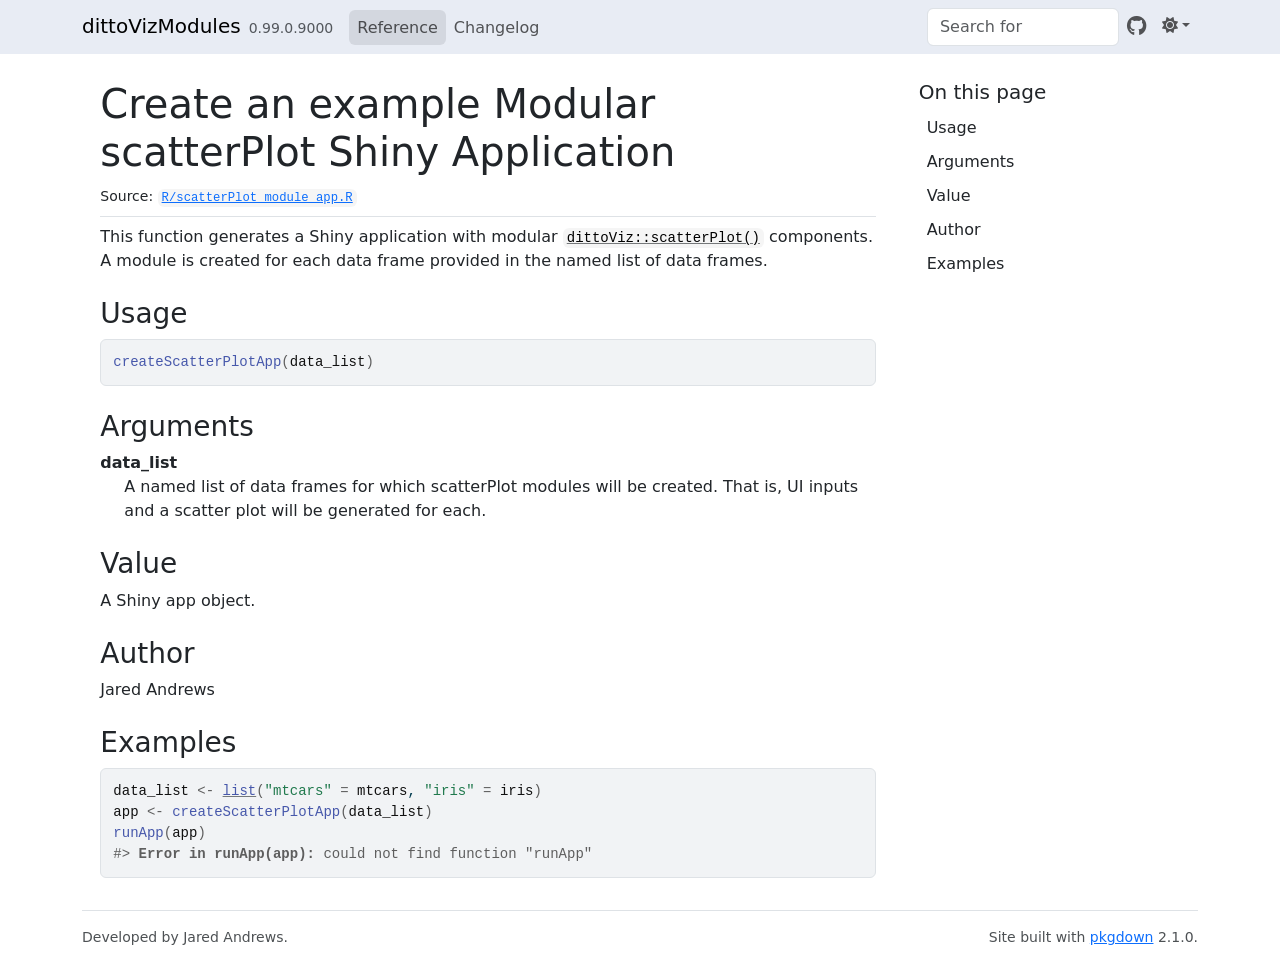
<file: reference/createScatterplotApp.html>
<!DOCTYPE html>
<!-- Generated by pkgdown: do not edit by hand --><html lang="en"><head><meta http-equiv="Content-Type" content="text/html; charset=UTF-8"><meta charset="utf-8"><meta http-equiv="X-UA-Compatible" content="IE=edge"><meta name="viewport" content="width=device-width, initial-scale=1, shrink-to-fit=no"><title>Create an example Modular scatterPlot Shiny Application — createScatterPlotApp • dittoVizModules</title><script src="../lightswitch.js"></script><script src="../deps/jquery-3.6.0/jquery-3.6.0.min.js"></script><meta name="viewport" content="width=device-width, initial-scale=1, shrink-to-fit=no"><link href="../deps/bootstrap-5.3.1/bootstrap.min.css" rel="stylesheet"><script src="../deps/bootstrap-5.3.1/bootstrap.bundle.min.js"></script><link href="../deps/font-awesome-6.4.2/css/all.min.css" rel="stylesheet"><link href="../deps/font-awesome-6.4.2/css/v4-shims.min.css" rel="stylesheet"><script src="../deps/headroom-0.11.0/headroom.min.js"></script><script src="../deps/headroom-0.11.0/jQuery.headroom.min.js"></script><script src="../deps/bootstrap-toc-1.0.1/bootstrap-toc.min.js"></script><script src="../deps/clipboard.js-2.0.11/clipboard.min.js"></script><script src="../deps/search-1.0.0/autocomplete.jquery.min.js"></script><script src="../deps/search-1.0.0/fuse.min.js"></script><script src="../deps/search-1.0.0/mark.min.js"></script><!-- pkgdown --><script src="../pkgdown.js"></script><meta property="og:title" content="Create an example Modular scatterPlot Shiny Application — createScatterPlotApp"><meta name="description" content="This function generates a Shiny application with modular dittoViz::scatterPlot() components.
A module is created for each data frame provided in the named list of data frames."><meta property="og:description" content="This function generates a Shiny application with modular dittoViz::scatterPlot() components.
A module is created for each data frame provided in the named list of data frames."></head><body>
    <a href="#main" class="visually-hidden-focusable">Skip to contents</a>


    <nav class="navbar navbar-expand-lg fixed-top " aria-label="Site navigation"><div class="container">

    <a class="navbar-brand me-2" href="../index.html">dittoVizModules</a>

    <small class="nav-text text-muted me-auto" data-bs-toggle="tooltip" data-bs-placement="bottom" title="">0.99.0.9000</small>


    <button class="navbar-toggler" type="button" data-bs-toggle="collapse" data-bs-target="#navbar" aria-controls="navbar" aria-expanded="false" aria-label="Toggle navigation">
      <span class="navbar-toggler-icon"></span>
    </button>

    <div id="navbar" class="collapse navbar-collapse ms-3">
      <ul class="navbar-nav me-auto"><li class="active nav-item"><a class="nav-link" href="../reference/index.html">Reference</a></li>
<li class="nav-item"><a class="nav-link" href="../news/index.html">Changelog</a></li>
      </ul><ul class="navbar-nav"><li class="nav-item"><form class="form-inline" role="search">
 <input class="form-control" type="search" name="search-input" id="search-input" autocomplete="off" aria-label="Search site" placeholder="Search for" data-search-index="../search.json"></form></li>
<li class="nav-item"><a class="external-link nav-link" href="https://github.com/j-andrews7/dittoVizModules/" aria-label="GitHub"><span class="fa fab fa-github fa-lg"></span></a></li>
<li class="nav-item dropdown">
  <button class="nav-link dropdown-toggle" type="button" id="dropdown-lightswitch" data-bs-toggle="dropdown" aria-expanded="false" aria-haspopup="true" aria-label="Light switch"><span class="fa fa-sun"></span></button>
  <ul class="dropdown-menu dropdown-menu-end" aria-labelledby="dropdown-lightswitch"><li><button class="dropdown-item" data-bs-theme-value="light"><span class="fa fa-sun"></span> Light</button></li>
    <li><button class="dropdown-item" data-bs-theme-value="dark"><span class="fa fa-moon"></span> Dark</button></li>
    <li><button class="dropdown-item" data-bs-theme-value="auto"><span class="fa fa-adjust"></span> Auto</button></li>
  </ul></li>
      </ul></div>


  </div>
</nav><div class="container template-reference-topic">
<div class="row">
  <main id="main" class="col-md-9"><div class="page-header">

      <h1>Create an example Modular scatterPlot Shiny Application</h1>
      <small class="dont-index">Source: <a href="https://github.com/j-andrews7/dittoVizModules/blob/main/R/scatterPlot_module_app.R" class="external-link"><code>R/scatterPlot_module_app.R</code></a></small>
      <div class="d-none name"><code>createScatterplotApp.Rd</code></div>
    </div>

    <div class="ref-description section level2">
    <p>This function generates a Shiny application with modular <code><a href="https://rdrr.io/pkg/dittoViz/man/scatterPlot.html" class="external-link">dittoViz::scatterPlot()</a></code> components.
A module is created for each data frame provided in the named list of data frames.</p>
    </div>

    <div class="section level2">
    <h2 id="ref-usage">Usage<a class="anchor" aria-label="anchor" href="#ref-usage"></a></h2>
    <div class="sourceCode"><pre class="sourceCode r"><code><span><span class="fu">createScatterPlotApp</span><span class="op">(</span><span class="va">data_list</span><span class="op">)</span></span></code></pre></div>
    </div>

    <div class="section level2">
    <h2 id="arguments">Arguments<a class="anchor" aria-label="anchor" href="#arguments"></a></h2>


<dl><dt id="arg-data-list">data_list<a class="anchor" aria-label="anchor" href="#arg-data-list"></a></dt>
<dd><p>A named list of data frames for which scatterPlot modules will be created.
That is, UI inputs and a scatter plot will be generated for each.</p></dd>

</dl></div>
    <div class="section level2">
    <h2 id="value">Value<a class="anchor" aria-label="anchor" href="#value"></a></h2>
    <p>A Shiny app object.</p>
    </div>
    <div class="section level2">
    <h2 id="author">Author<a class="anchor" aria-label="anchor" href="#author"></a></h2>
    <p>Jared Andrews</p>
    </div>

    <div class="section level2">
    <h2 id="ref-examples">Examples<a class="anchor" aria-label="anchor" href="#ref-examples"></a></h2>
    <div class="sourceCode"><pre class="sourceCode r"><code><span class="r-in"><span><span class="va">data_list</span> <span class="op">&lt;-</span> <span class="fu"><a href="https://rdrr.io/r/base/list.html" class="external-link">list</a></span><span class="op">(</span><span class="st">"mtcars"</span> <span class="op">=</span> <span class="va">mtcars</span>, <span class="st">"iris"</span> <span class="op">=</span> <span class="va">iris</span><span class="op">)</span></span></span>
<span class="r-in"><span><span class="va">app</span> <span class="op">&lt;-</span> <span class="fu">createScatterPlotApp</span><span class="op">(</span><span class="va">data_list</span><span class="op">)</span></span></span>
<span class="r-in"><span><span class="fu">runApp</span><span class="op">(</span><span class="va">app</span><span class="op">)</span></span></span>
<span class="r-err co"><span class="r-pr">#&gt;</span> <span class="error">Error in runApp(app):</span> could not find function "runApp"</span>
</code></pre></div>
    </div>
  </main><aside class="col-md-3"><nav id="toc" aria-label="Table of contents"><h2>On this page</h2>
    </nav></aside></div>


    <footer><div class="pkgdown-footer-left">
  <p>Developed by Jared Andrews.</p>
</div>

<div class="pkgdown-footer-right">
  <p>Site built with <a href="https://pkgdown.r-lib.org/" class="external-link">pkgdown</a> 2.1.0.</p>
</div>

    </footer></div>





  </body></html>
</file>
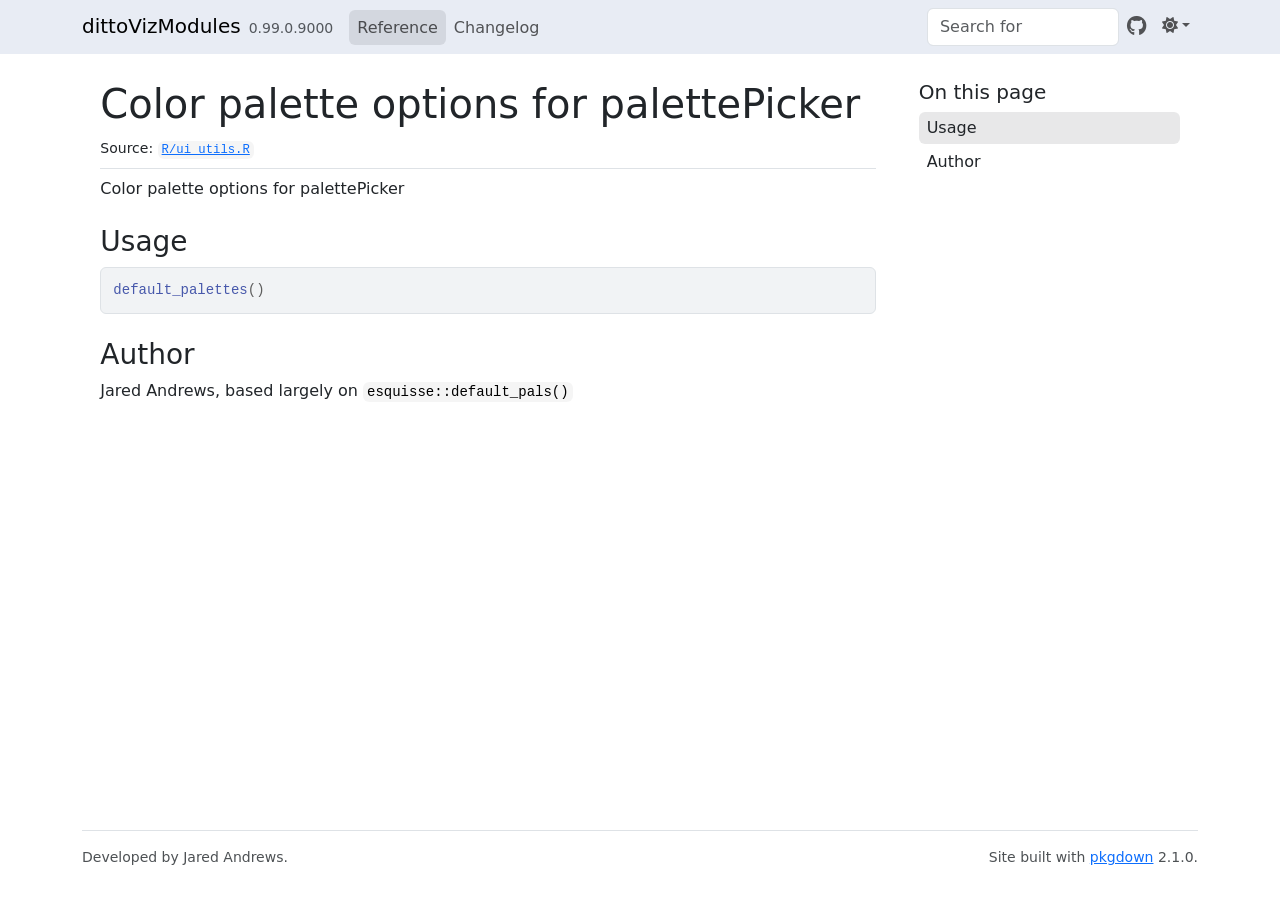
<file: reference/default_palettes.html>
<!DOCTYPE html>
<!-- Generated by pkgdown: do not edit by hand --><html lang="en"><head><meta http-equiv="Content-Type" content="text/html; charset=UTF-8"><meta charset="utf-8"><meta http-equiv="X-UA-Compatible" content="IE=edge"><meta name="viewport" content="width=device-width, initial-scale=1, shrink-to-fit=no"><title>Color palette options for palettePicker — default_palettes • dittoVizModules</title><script src="../lightswitch.js"></script><script src="../deps/jquery-3.6.0/jquery-3.6.0.min.js"></script><meta name="viewport" content="width=device-width, initial-scale=1, shrink-to-fit=no"><link href="../deps/bootstrap-5.3.1/bootstrap.min.css" rel="stylesheet"><script src="../deps/bootstrap-5.3.1/bootstrap.bundle.min.js"></script><link href="../deps/font-awesome-6.4.2/css/all.min.css" rel="stylesheet"><link href="../deps/font-awesome-6.4.2/css/v4-shims.min.css" rel="stylesheet"><script src="../deps/headroom-0.11.0/headroom.min.js"></script><script src="../deps/headroom-0.11.0/jQuery.headroom.min.js"></script><script src="../deps/bootstrap-toc-1.0.1/bootstrap-toc.min.js"></script><script src="../deps/clipboard.js-2.0.11/clipboard.min.js"></script><script src="../deps/search-1.0.0/autocomplete.jquery.min.js"></script><script src="../deps/search-1.0.0/fuse.min.js"></script><script src="../deps/search-1.0.0/mark.min.js"></script><!-- pkgdown --><script src="../pkgdown.js"></script><meta property="og:title" content="Color palette options for palettePicker — default_palettes"><meta name="description" content="Color palette options for palettePicker"><meta property="og:description" content="Color palette options for palettePicker"></head><body>
    <a href="#main" class="visually-hidden-focusable">Skip to contents</a>


    <nav class="navbar navbar-expand-lg fixed-top " aria-label="Site navigation"><div class="container">

    <a class="navbar-brand me-2" href="../index.html">dittoVizModules</a>

    <small class="nav-text text-muted me-auto" data-bs-toggle="tooltip" data-bs-placement="bottom" title="">0.99.0.9000</small>


    <button class="navbar-toggler" type="button" data-bs-toggle="collapse" data-bs-target="#navbar" aria-controls="navbar" aria-expanded="false" aria-label="Toggle navigation">
      <span class="navbar-toggler-icon"></span>
    </button>

    <div id="navbar" class="collapse navbar-collapse ms-3">
      <ul class="navbar-nav me-auto"><li class="active nav-item"><a class="nav-link" href="../reference/index.html">Reference</a></li>
<li class="nav-item"><a class="nav-link" href="../news/index.html">Changelog</a></li>
      </ul><ul class="navbar-nav"><li class="nav-item"><form class="form-inline" role="search">
 <input class="form-control" type="search" name="search-input" id="search-input" autocomplete="off" aria-label="Search site" placeholder="Search for" data-search-index="../search.json"></form></li>
<li class="nav-item"><a class="external-link nav-link" href="https://github.com/j-andrews7/dittoVizModules/" aria-label="GitHub"><span class="fa fab fa-github fa-lg"></span></a></li>
<li class="nav-item dropdown">
  <button class="nav-link dropdown-toggle" type="button" id="dropdown-lightswitch" data-bs-toggle="dropdown" aria-expanded="false" aria-haspopup="true" aria-label="Light switch"><span class="fa fa-sun"></span></button>
  <ul class="dropdown-menu dropdown-menu-end" aria-labelledby="dropdown-lightswitch"><li><button class="dropdown-item" data-bs-theme-value="light"><span class="fa fa-sun"></span> Light</button></li>
    <li><button class="dropdown-item" data-bs-theme-value="dark"><span class="fa fa-moon"></span> Dark</button></li>
    <li><button class="dropdown-item" data-bs-theme-value="auto"><span class="fa fa-adjust"></span> Auto</button></li>
  </ul></li>
      </ul></div>


  </div>
</nav><div class="container template-reference-topic">
<div class="row">
  <main id="main" class="col-md-9"><div class="page-header">

      <h1>Color palette options for palettePicker</h1>
      <small class="dont-index">Source: <a href="https://github.com/j-andrews7/dittoVizModules/blob/main/R/ui_utils.R" class="external-link"><code>R/ui_utils.R</code></a></small>
      <div class="d-none name"><code>default_palettes.Rd</code></div>
    </div>

    <div class="ref-description section level2">
    <p>Color palette options for palettePicker</p>
    </div>

    <div class="section level2">
    <h2 id="ref-usage">Usage<a class="anchor" aria-label="anchor" href="#ref-usage"></a></h2>
    <div class="sourceCode"><pre class="sourceCode r"><code><span><span class="fu">default_palettes</span><span class="op">(</span><span class="op">)</span></span></code></pre></div>
    </div>

    <div class="section level2">
    <h2 id="author">Author<a class="anchor" aria-label="anchor" href="#author"></a></h2>
    <p>Jared Andrews, based largely on <code>esquisse::default_pals()</code></p>
    </div>

  </main><aside class="col-md-3"><nav id="toc" aria-label="Table of contents"><h2>On this page</h2>
    </nav></aside></div>


    <footer><div class="pkgdown-footer-left">
  <p>Developed by Jared Andrews.</p>
</div>

<div class="pkgdown-footer-right">
  <p>Site built with <a href="https://pkgdown.r-lib.org/" class="external-link">pkgdown</a> 2.1.0.</p>
</div>

    </footer></div>





  </body></html>
</file>
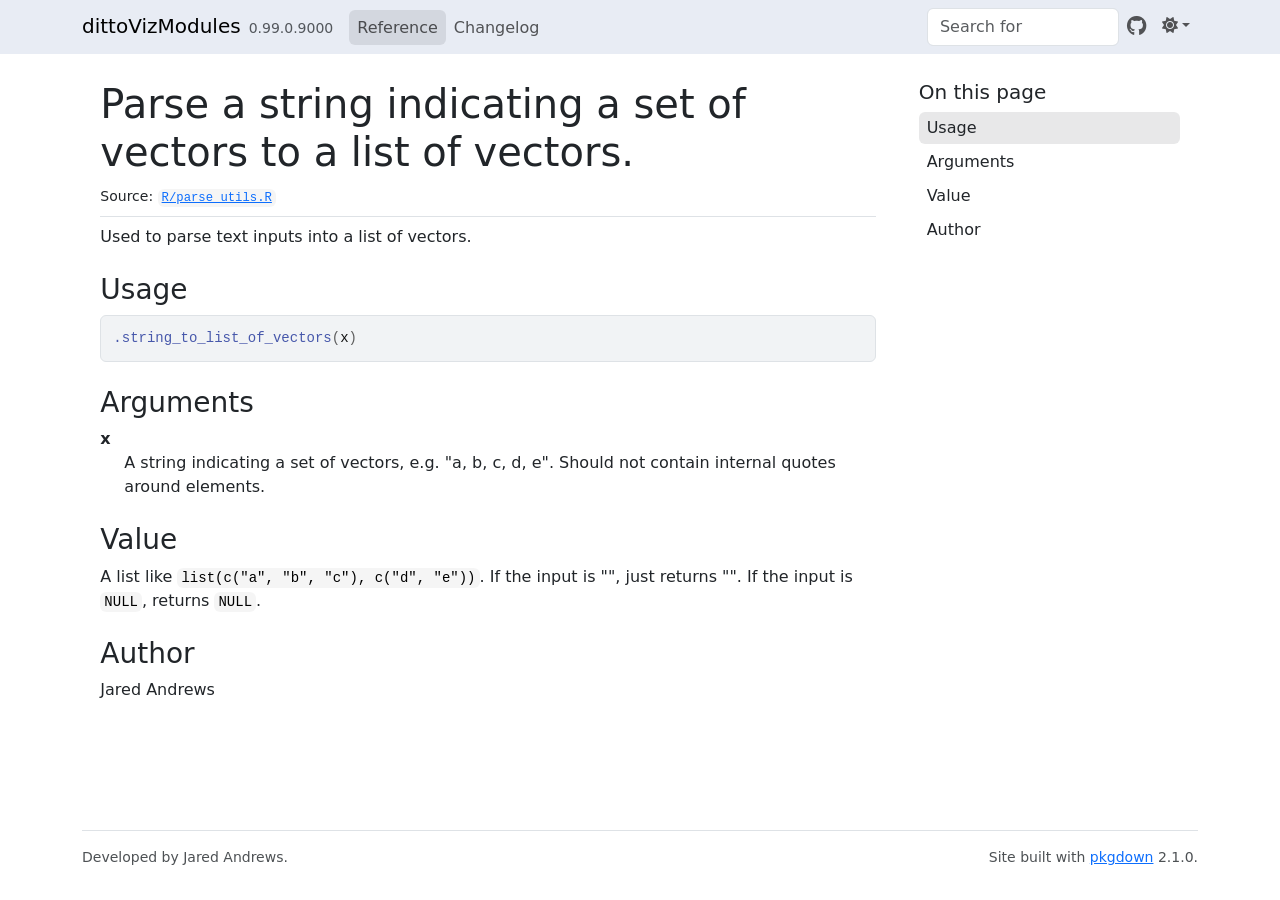
<file: reference/INTERNAL_string_to_list_of_vectors.html>
<!DOCTYPE html>
<!-- Generated by pkgdown: do not edit by hand --><html lang="en"><head><meta http-equiv="Content-Type" content="text/html; charset=UTF-8"><meta charset="utf-8"><meta http-equiv="X-UA-Compatible" content="IE=edge"><meta name="viewport" content="width=device-width, initial-scale=1, shrink-to-fit=no"><title>Parse a string indicating a set of vectors to a list of vectors. — .string_to_list_of_vectors • dittoVizModules</title><script src="../lightswitch.js"></script><script src="../deps/jquery-3.6.0/jquery-3.6.0.min.js"></script><meta name="viewport" content="width=device-width, initial-scale=1, shrink-to-fit=no"><link href="../deps/bootstrap-5.3.1/bootstrap.min.css" rel="stylesheet"><script src="../deps/bootstrap-5.3.1/bootstrap.bundle.min.js"></script><link href="../deps/font-awesome-6.4.2/css/all.min.css" rel="stylesheet"><link href="../deps/font-awesome-6.4.2/css/v4-shims.min.css" rel="stylesheet"><script src="../deps/headroom-0.11.0/headroom.min.js"></script><script src="../deps/headroom-0.11.0/jQuery.headroom.min.js"></script><script src="../deps/bootstrap-toc-1.0.1/bootstrap-toc.min.js"></script><script src="../deps/clipboard.js-2.0.11/clipboard.min.js"></script><script src="../deps/search-1.0.0/autocomplete.jquery.min.js"></script><script src="../deps/search-1.0.0/fuse.min.js"></script><script src="../deps/search-1.0.0/mark.min.js"></script><!-- pkgdown --><script src="../pkgdown.js"></script><meta property="og:title" content="Parse a string indicating a set of vectors to a list of vectors. — .string_to_list_of_vectors"><meta name="description" content="Used to parse text inputs into a list of vectors."><meta property="og:description" content="Used to parse text inputs into a list of vectors."></head><body>
    <a href="#main" class="visually-hidden-focusable">Skip to contents</a>


    <nav class="navbar navbar-expand-lg fixed-top " aria-label="Site navigation"><div class="container">

    <a class="navbar-brand me-2" href="../index.html">dittoVizModules</a>

    <small class="nav-text text-muted me-auto" data-bs-toggle="tooltip" data-bs-placement="bottom" title="">0.99.0.9000</small>


    <button class="navbar-toggler" type="button" data-bs-toggle="collapse" data-bs-target="#navbar" aria-controls="navbar" aria-expanded="false" aria-label="Toggle navigation">
      <span class="navbar-toggler-icon"></span>
    </button>

    <div id="navbar" class="collapse navbar-collapse ms-3">
      <ul class="navbar-nav me-auto"><li class="active nav-item"><a class="nav-link" href="../reference/index.html">Reference</a></li>
<li class="nav-item"><a class="nav-link" href="../news/index.html">Changelog</a></li>
      </ul><ul class="navbar-nav"><li class="nav-item"><form class="form-inline" role="search">
 <input class="form-control" type="search" name="search-input" id="search-input" autocomplete="off" aria-label="Search site" placeholder="Search for" data-search-index="../search.json"></form></li>
<li class="nav-item"><a class="external-link nav-link" href="https://github.com/j-andrews7/dittoVizModules/" aria-label="GitHub"><span class="fa fab fa-github fa-lg"></span></a></li>
<li class="nav-item dropdown">
  <button class="nav-link dropdown-toggle" type="button" id="dropdown-lightswitch" data-bs-toggle="dropdown" aria-expanded="false" aria-haspopup="true" aria-label="Light switch"><span class="fa fa-sun"></span></button>
  <ul class="dropdown-menu dropdown-menu-end" aria-labelledby="dropdown-lightswitch"><li><button class="dropdown-item" data-bs-theme-value="light"><span class="fa fa-sun"></span> Light</button></li>
    <li><button class="dropdown-item" data-bs-theme-value="dark"><span class="fa fa-moon"></span> Dark</button></li>
    <li><button class="dropdown-item" data-bs-theme-value="auto"><span class="fa fa-adjust"></span> Auto</button></li>
  </ul></li>
      </ul></div>


  </div>
</nav><div class="container template-reference-topic">
<div class="row">
  <main id="main" class="col-md-9"><div class="page-header">

      <h1>Parse a string indicating a set of vectors to a list of vectors.</h1>
      <small class="dont-index">Source: <a href="https://github.com/j-andrews7/dittoVizModules/blob/main/R/parse_utils.R" class="external-link"><code>R/parse_utils.R</code></a></small>
      <div class="d-none name"><code>INTERNAL_string_to_list_of_vectors.Rd</code></div>
    </div>

    <div class="ref-description section level2">
    <p>Used to parse text inputs into a list of vectors.</p>
    </div>

    <div class="section level2">
    <h2 id="ref-usage">Usage<a class="anchor" aria-label="anchor" href="#ref-usage"></a></h2>
    <div class="sourceCode"><pre class="sourceCode r"><code><span><span class="fu">.string_to_list_of_vectors</span><span class="op">(</span><span class="va">x</span><span class="op">)</span></span></code></pre></div>
    </div>

    <div class="section level2">
    <h2 id="arguments">Arguments<a class="anchor" aria-label="anchor" href="#arguments"></a></h2>


<dl><dt id="arg-x">x<a class="anchor" aria-label="anchor" href="#arg-x"></a></dt>
<dd><p>A string indicating a set of vectors, e.g. "a, b, c, d, e".
Should not contain internal quotes around elements.</p></dd>

</dl></div>
    <div class="section level2">
    <h2 id="value">Value<a class="anchor" aria-label="anchor" href="#value"></a></h2>
    <p>A list like <code>list(c("a", "b", "c"), c("d", "e"))</code>.
If the input is "", just returns "". If the input is <code>NULL</code>, returns <code>NULL</code>.</p>
    </div>
    <div class="section level2">
    <h2 id="author">Author<a class="anchor" aria-label="anchor" href="#author"></a></h2>
    <p>Jared Andrews</p>
    </div>

  </main><aside class="col-md-3"><nav id="toc" aria-label="Table of contents"><h2>On this page</h2>
    </nav></aside></div>


    <footer><div class="pkgdown-footer-left">
  <p>Developed by Jared Andrews.</p>
</div>

<div class="pkgdown-footer-right">
  <p>Site built with <a href="https://pkgdown.r-lib.org/" class="external-link">pkgdown</a> 2.1.0.</p>
</div>

    </footer></div>





  </body></html>
</file>
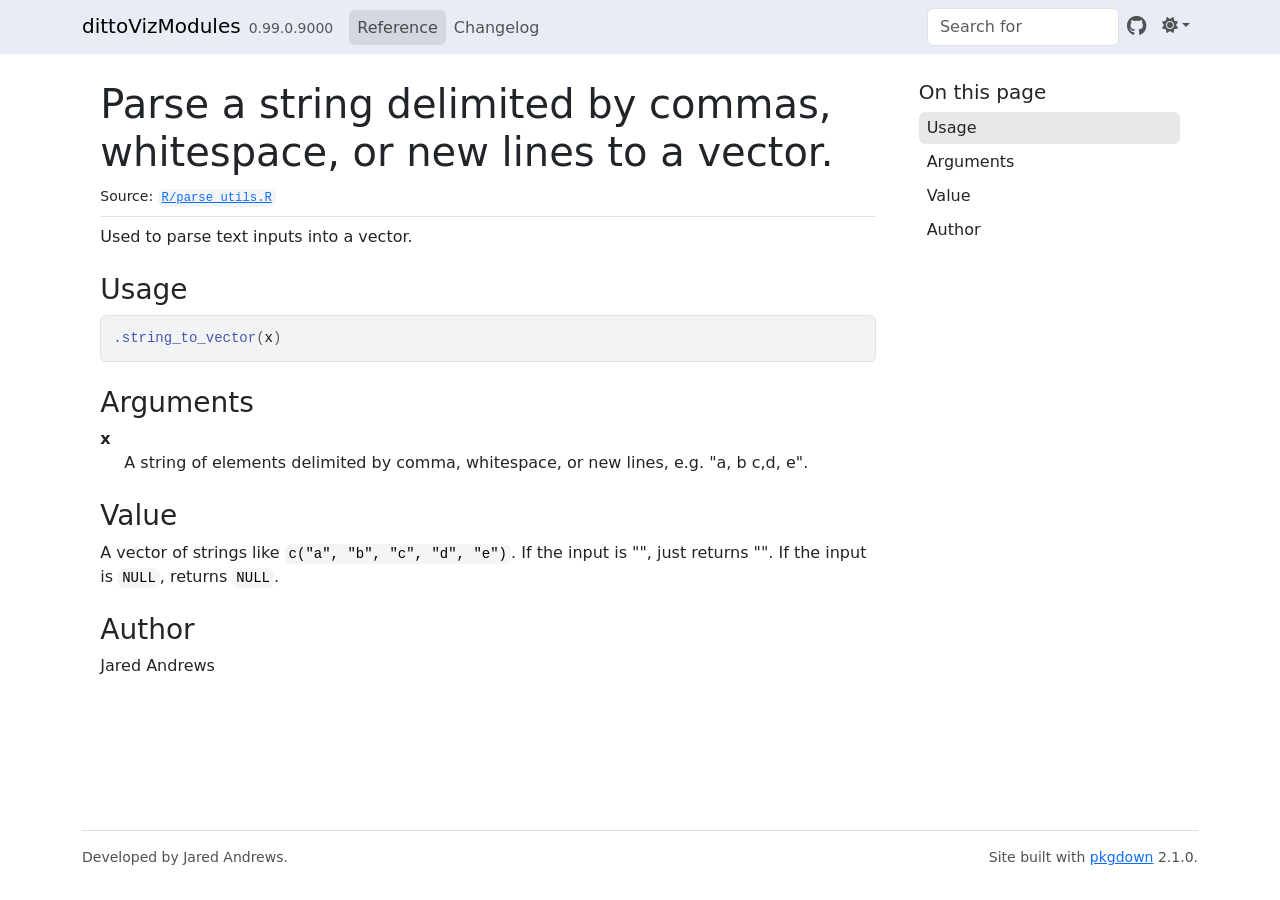
<file: reference/INTERNAL_string_to_vector.html>
<!DOCTYPE html>
<!-- Generated by pkgdown: do not edit by hand --><html lang="en"><head><meta http-equiv="Content-Type" content="text/html; charset=UTF-8"><meta charset="utf-8"><meta http-equiv="X-UA-Compatible" content="IE=edge"><meta name="viewport" content="width=device-width, initial-scale=1, shrink-to-fit=no"><title>Parse a string delimited by commas, whitespace, or new lines to a vector. — .string_to_vector • dittoVizModules</title><script src="../lightswitch.js"></script><script src="../deps/jquery-3.6.0/jquery-3.6.0.min.js"></script><meta name="viewport" content="width=device-width, initial-scale=1, shrink-to-fit=no"><link href="../deps/bootstrap-5.3.1/bootstrap.min.css" rel="stylesheet"><script src="../deps/bootstrap-5.3.1/bootstrap.bundle.min.js"></script><link href="../deps/font-awesome-6.4.2/css/all.min.css" rel="stylesheet"><link href="../deps/font-awesome-6.4.2/css/v4-shims.min.css" rel="stylesheet"><script src="../deps/headroom-0.11.0/headroom.min.js"></script><script src="../deps/headroom-0.11.0/jQuery.headroom.min.js"></script><script src="../deps/bootstrap-toc-1.0.1/bootstrap-toc.min.js"></script><script src="../deps/clipboard.js-2.0.11/clipboard.min.js"></script><script src="../deps/search-1.0.0/autocomplete.jquery.min.js"></script><script src="../deps/search-1.0.0/fuse.min.js"></script><script src="../deps/search-1.0.0/mark.min.js"></script><!-- pkgdown --><script src="../pkgdown.js"></script><meta property="og:title" content="Parse a string delimited by commas, whitespace, or new lines to a vector. — .string_to_vector"><meta name="description" content="Used to parse text inputs into a vector."><meta property="og:description" content="Used to parse text inputs into a vector."></head><body>
    <a href="#main" class="visually-hidden-focusable">Skip to contents</a>


    <nav class="navbar navbar-expand-lg fixed-top " aria-label="Site navigation"><div class="container">

    <a class="navbar-brand me-2" href="../index.html">dittoVizModules</a>

    <small class="nav-text text-muted me-auto" data-bs-toggle="tooltip" data-bs-placement="bottom" title="">0.99.0.9000</small>


    <button class="navbar-toggler" type="button" data-bs-toggle="collapse" data-bs-target="#navbar" aria-controls="navbar" aria-expanded="false" aria-label="Toggle navigation">
      <span class="navbar-toggler-icon"></span>
    </button>

    <div id="navbar" class="collapse navbar-collapse ms-3">
      <ul class="navbar-nav me-auto"><li class="active nav-item"><a class="nav-link" href="../reference/index.html">Reference</a></li>
<li class="nav-item"><a class="nav-link" href="../news/index.html">Changelog</a></li>
      </ul><ul class="navbar-nav"><li class="nav-item"><form class="form-inline" role="search">
 <input class="form-control" type="search" name="search-input" id="search-input" autocomplete="off" aria-label="Search site" placeholder="Search for" data-search-index="../search.json"></form></li>
<li class="nav-item"><a class="external-link nav-link" href="https://github.com/j-andrews7/dittoVizModules/" aria-label="GitHub"><span class="fa fab fa-github fa-lg"></span></a></li>
<li class="nav-item dropdown">
  <button class="nav-link dropdown-toggle" type="button" id="dropdown-lightswitch" data-bs-toggle="dropdown" aria-expanded="false" aria-haspopup="true" aria-label="Light switch"><span class="fa fa-sun"></span></button>
  <ul class="dropdown-menu dropdown-menu-end" aria-labelledby="dropdown-lightswitch"><li><button class="dropdown-item" data-bs-theme-value="light"><span class="fa fa-sun"></span> Light</button></li>
    <li><button class="dropdown-item" data-bs-theme-value="dark"><span class="fa fa-moon"></span> Dark</button></li>
    <li><button class="dropdown-item" data-bs-theme-value="auto"><span class="fa fa-adjust"></span> Auto</button></li>
  </ul></li>
      </ul></div>


  </div>
</nav><div class="container template-reference-topic">
<div class="row">
  <main id="main" class="col-md-9"><div class="page-header">

      <h1>Parse a string delimited by commas, whitespace, or new lines to a vector.</h1>
      <small class="dont-index">Source: <a href="https://github.com/j-andrews7/dittoVizModules/blob/main/R/parse_utils.R" class="external-link"><code>R/parse_utils.R</code></a></small>
      <div class="d-none name"><code>INTERNAL_string_to_vector.Rd</code></div>
    </div>

    <div class="ref-description section level2">
    <p>Used to parse text inputs into a vector.</p>
    </div>

    <div class="section level2">
    <h2 id="ref-usage">Usage<a class="anchor" aria-label="anchor" href="#ref-usage"></a></h2>
    <div class="sourceCode"><pre class="sourceCode r"><code><span><span class="fu">.string_to_vector</span><span class="op">(</span><span class="va">x</span><span class="op">)</span></span></code></pre></div>
    </div>

    <div class="section level2">
    <h2 id="arguments">Arguments<a class="anchor" aria-label="anchor" href="#arguments"></a></h2>


<dl><dt id="arg-x">x<a class="anchor" aria-label="anchor" href="#arg-x"></a></dt>
<dd><p>A string of elements delimited by comma, whitespace, or new lines,
e.g. "a, b c,d, e".</p></dd>

</dl></div>
    <div class="section level2">
    <h2 id="value">Value<a class="anchor" aria-label="anchor" href="#value"></a></h2>
    <p>A vector of strings like <code>c("a", "b", "c", "d", "e")</code>.
If the input is "", just returns "". If the input is <code>NULL</code>, returns <code>NULL</code>.</p>
    </div>
    <div class="section level2">
    <h2 id="author">Author<a class="anchor" aria-label="anchor" href="#author"></a></h2>
    <p>Jared Andrews</p>
    </div>

  </main><aside class="col-md-3"><nav id="toc" aria-label="Table of contents"><h2>On this page</h2>
    </nav></aside></div>


    <footer><div class="pkgdown-footer-left">
  <p>Developed by Jared Andrews.</p>
</div>

<div class="pkgdown-footer-right">
  <p>Site built with <a href="https://pkgdown.r-lib.org/" class="external-link">pkgdown</a> 2.1.0.</p>
</div>

    </footer></div>





  </body></html>
</file>
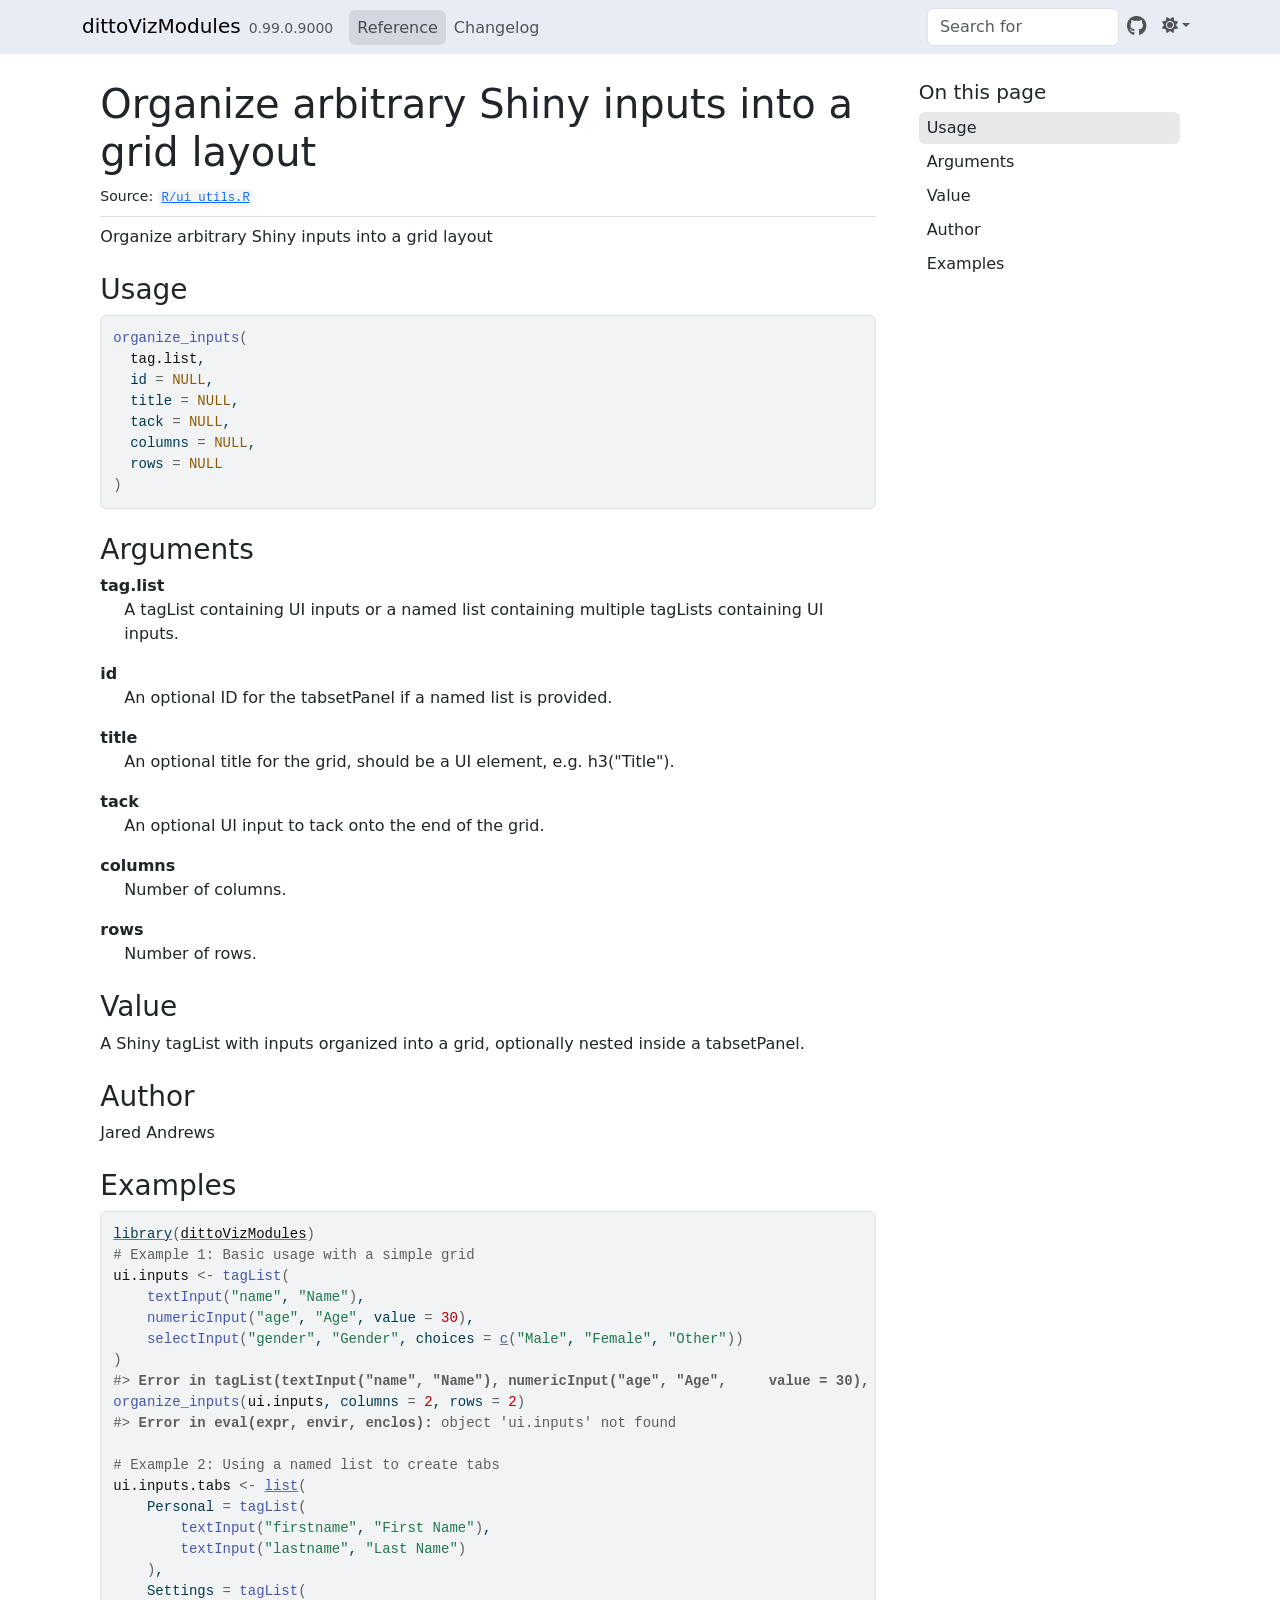
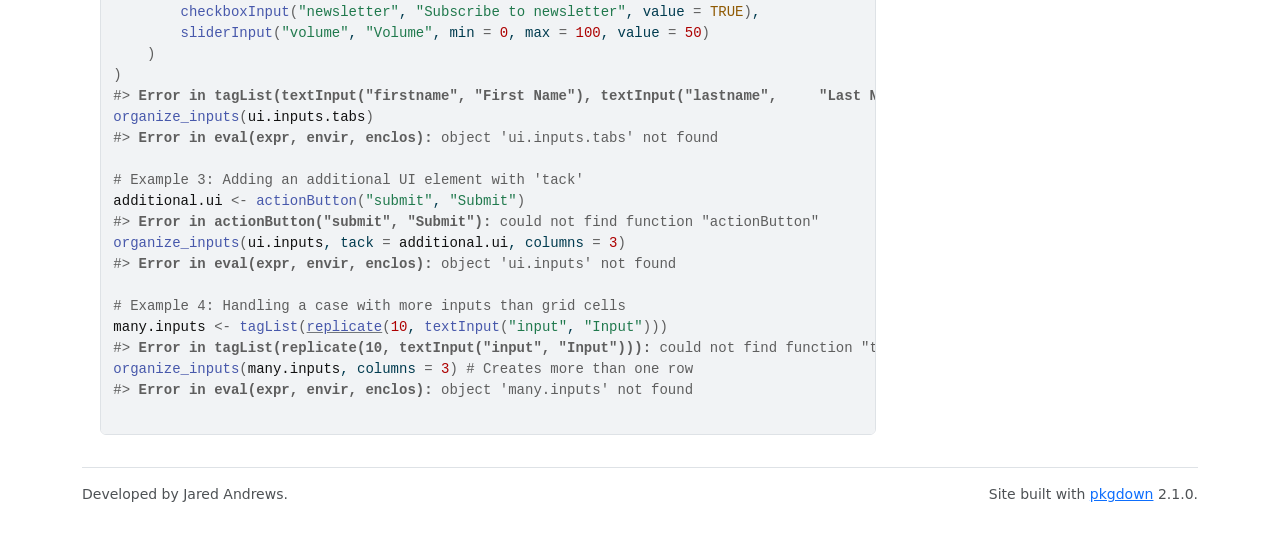
<file: reference/organize_inputs.html>
<!DOCTYPE html>
<!-- Generated by pkgdown: do not edit by hand --><html lang="en"><head><meta http-equiv="Content-Type" content="text/html; charset=UTF-8"><meta charset="utf-8"><meta http-equiv="X-UA-Compatible" content="IE=edge"><meta name="viewport" content="width=device-width, initial-scale=1, shrink-to-fit=no"><title>Organize arbitrary Shiny inputs into a grid layout — organize_inputs • dittoVizModules</title><script src="../lightswitch.js"></script><script src="../deps/jquery-3.6.0/jquery-3.6.0.min.js"></script><meta name="viewport" content="width=device-width, initial-scale=1, shrink-to-fit=no"><link href="../deps/bootstrap-5.3.1/bootstrap.min.css" rel="stylesheet"><script src="../deps/bootstrap-5.3.1/bootstrap.bundle.min.js"></script><link href="../deps/font-awesome-6.4.2/css/all.min.css" rel="stylesheet"><link href="../deps/font-awesome-6.4.2/css/v4-shims.min.css" rel="stylesheet"><script src="../deps/headroom-0.11.0/headroom.min.js"></script><script src="../deps/headroom-0.11.0/jQuery.headroom.min.js"></script><script src="../deps/bootstrap-toc-1.0.1/bootstrap-toc.min.js"></script><script src="../deps/clipboard.js-2.0.11/clipboard.min.js"></script><script src="../deps/search-1.0.0/autocomplete.jquery.min.js"></script><script src="../deps/search-1.0.0/fuse.min.js"></script><script src="../deps/search-1.0.0/mark.min.js"></script><!-- pkgdown --><script src="../pkgdown.js"></script><meta property="og:title" content="Organize arbitrary Shiny inputs into a grid layout — organize_inputs"><meta name="description" content="Organize arbitrary Shiny inputs into a grid layout"><meta property="og:description" content="Organize arbitrary Shiny inputs into a grid layout"></head><body>
    <a href="#main" class="visually-hidden-focusable">Skip to contents</a>


    <nav class="navbar navbar-expand-lg fixed-top " aria-label="Site navigation"><div class="container">

    <a class="navbar-brand me-2" href="../index.html">dittoVizModules</a>

    <small class="nav-text text-muted me-auto" data-bs-toggle="tooltip" data-bs-placement="bottom" title="">0.99.0.9000</small>


    <button class="navbar-toggler" type="button" data-bs-toggle="collapse" data-bs-target="#navbar" aria-controls="navbar" aria-expanded="false" aria-label="Toggle navigation">
      <span class="navbar-toggler-icon"></span>
    </button>

    <div id="navbar" class="collapse navbar-collapse ms-3">
      <ul class="navbar-nav me-auto"><li class="active nav-item"><a class="nav-link" href="../reference/index.html">Reference</a></li>
<li class="nav-item"><a class="nav-link" href="../news/index.html">Changelog</a></li>
      </ul><ul class="navbar-nav"><li class="nav-item"><form class="form-inline" role="search">
 <input class="form-control" type="search" name="search-input" id="search-input" autocomplete="off" aria-label="Search site" placeholder="Search for" data-search-index="../search.json"></form></li>
<li class="nav-item"><a class="external-link nav-link" href="https://github.com/j-andrews7/dittoVizModules/" aria-label="GitHub"><span class="fa fab fa-github fa-lg"></span></a></li>
<li class="nav-item dropdown">
  <button class="nav-link dropdown-toggle" type="button" id="dropdown-lightswitch" data-bs-toggle="dropdown" aria-expanded="false" aria-haspopup="true" aria-label="Light switch"><span class="fa fa-sun"></span></button>
  <ul class="dropdown-menu dropdown-menu-end" aria-labelledby="dropdown-lightswitch"><li><button class="dropdown-item" data-bs-theme-value="light"><span class="fa fa-sun"></span> Light</button></li>
    <li><button class="dropdown-item" data-bs-theme-value="dark"><span class="fa fa-moon"></span> Dark</button></li>
    <li><button class="dropdown-item" data-bs-theme-value="auto"><span class="fa fa-adjust"></span> Auto</button></li>
  </ul></li>
      </ul></div>


  </div>
</nav><div class="container template-reference-topic">
<div class="row">
  <main id="main" class="col-md-9"><div class="page-header">

      <h1>Organize arbitrary Shiny inputs into a grid layout</h1>
      <small class="dont-index">Source: <a href="https://github.com/j-andrews7/dittoVizModules/blob/main/R/ui_utils.R" class="external-link"><code>R/ui_utils.R</code></a></small>
      <div class="d-none name"><code>organize_inputs.Rd</code></div>
    </div>

    <div class="ref-description section level2">
    <p>Organize arbitrary Shiny inputs into a grid layout</p>
    </div>

    <div class="section level2">
    <h2 id="ref-usage">Usage<a class="anchor" aria-label="anchor" href="#ref-usage"></a></h2>
    <div class="sourceCode"><pre class="sourceCode r"><code><span><span class="fu">organize_inputs</span><span class="op">(</span></span>
<span>  <span class="va">tag.list</span>,</span>
<span>  id <span class="op">=</span> <span class="cn">NULL</span>,</span>
<span>  title <span class="op">=</span> <span class="cn">NULL</span>,</span>
<span>  tack <span class="op">=</span> <span class="cn">NULL</span>,</span>
<span>  columns <span class="op">=</span> <span class="cn">NULL</span>,</span>
<span>  rows <span class="op">=</span> <span class="cn">NULL</span></span>
<span><span class="op">)</span></span></code></pre></div>
    </div>

    <div class="section level2">
    <h2 id="arguments">Arguments<a class="anchor" aria-label="anchor" href="#arguments"></a></h2>


<dl><dt id="arg-tag-list">tag.list<a class="anchor" aria-label="anchor" href="#arg-tag-list"></a></dt>
<dd><p>A tagList containing UI inputs or a named list
containing multiple tagLists containing UI inputs.</p></dd>


<dt id="arg-id">id<a class="anchor" aria-label="anchor" href="#arg-id"></a></dt>
<dd><p>An optional ID for the tabsetPanel if a named list is provided.</p></dd>


<dt id="arg-title">title<a class="anchor" aria-label="anchor" href="#arg-title"></a></dt>
<dd><p>An optional title for the grid, should be a UI element,
e.g. h3("Title").</p></dd>


<dt id="arg-tack">tack<a class="anchor" aria-label="anchor" href="#arg-tack"></a></dt>
<dd><p>An optional UI input to tack onto the end of the grid.</p></dd>


<dt id="arg-columns">columns<a class="anchor" aria-label="anchor" href="#arg-columns"></a></dt>
<dd><p>Number of columns.</p></dd>


<dt id="arg-rows">rows<a class="anchor" aria-label="anchor" href="#arg-rows"></a></dt>
<dd><p>Number of rows.</p></dd>

</dl></div>
    <div class="section level2">
    <h2 id="value">Value<a class="anchor" aria-label="anchor" href="#value"></a></h2>
    <p>A Shiny tagList with inputs organized into a grid, optionally
nested inside a tabsetPanel.</p>
    </div>
    <div class="section level2">
    <h2 id="author">Author<a class="anchor" aria-label="anchor" href="#author"></a></h2>
    <p>Jared Andrews</p>
    </div>

    <div class="section level2">
    <h2 id="ref-examples">Examples<a class="anchor" aria-label="anchor" href="#ref-examples"></a></h2>
    <div class="sourceCode"><pre class="sourceCode r"><code><span class="r-in"><span><span class="kw"><a href="https://rdrr.io/r/base/library.html" class="external-link">library</a></span><span class="op">(</span><span class="va"><a href="https://j-andrews7.github.io/dittoVizModules/">dittoVizModules</a></span><span class="op">)</span></span></span>
<span class="r-in"><span><span class="co"># Example 1: Basic usage with a simple grid</span></span></span>
<span class="r-in"><span><span class="va">ui.inputs</span> <span class="op">&lt;-</span> <span class="fu">tagList</span><span class="op">(</span></span></span>
<span class="r-in"><span>    <span class="fu">textInput</span><span class="op">(</span><span class="st">"name"</span>, <span class="st">"Name"</span><span class="op">)</span>,</span></span>
<span class="r-in"><span>    <span class="fu">numericInput</span><span class="op">(</span><span class="st">"age"</span>, <span class="st">"Age"</span>, value <span class="op">=</span> <span class="fl">30</span><span class="op">)</span>,</span></span>
<span class="r-in"><span>    <span class="fu">selectInput</span><span class="op">(</span><span class="st">"gender"</span>, <span class="st">"Gender"</span>, choices <span class="op">=</span> <span class="fu"><a href="https://rdrr.io/r/base/c.html" class="external-link">c</a></span><span class="op">(</span><span class="st">"Male"</span>, <span class="st">"Female"</span>, <span class="st">"Other"</span><span class="op">)</span><span class="op">)</span></span></span>
<span class="r-in"><span><span class="op">)</span></span></span>
<span class="r-err co"><span class="r-pr">#&gt;</span> <span class="error">Error in tagList(textInput("name", "Name"), numericInput("age", "Age",     value = 30), selectInput("gender", "Gender", choices = c("Male",     "Female", "Other"))):</span> could not find function "tagList"</span>
<span class="r-in"><span><span class="fu">organize_inputs</span><span class="op">(</span><span class="va">ui.inputs</span>, columns <span class="op">=</span> <span class="fl">2</span>, rows <span class="op">=</span> <span class="fl">2</span><span class="op">)</span></span></span>
<span class="r-err co"><span class="r-pr">#&gt;</span> <span class="error">Error in eval(expr, envir, enclos):</span> object 'ui.inputs' not found</span>
<span class="r-in"><span></span></span>
<span class="r-in"><span><span class="co"># Example 2: Using a named list to create tabs</span></span></span>
<span class="r-in"><span><span class="va">ui.inputs.tabs</span> <span class="op">&lt;-</span> <span class="fu"><a href="https://rdrr.io/r/base/list.html" class="external-link">list</a></span><span class="op">(</span></span></span>
<span class="r-in"><span>    Personal <span class="op">=</span> <span class="fu">tagList</span><span class="op">(</span></span></span>
<span class="r-in"><span>        <span class="fu">textInput</span><span class="op">(</span><span class="st">"firstname"</span>, <span class="st">"First Name"</span><span class="op">)</span>,</span></span>
<span class="r-in"><span>        <span class="fu">textInput</span><span class="op">(</span><span class="st">"lastname"</span>, <span class="st">"Last Name"</span><span class="op">)</span></span></span>
<span class="r-in"><span>    <span class="op">)</span>,</span></span>
<span class="r-in"><span>    Settings <span class="op">=</span> <span class="fu">tagList</span><span class="op">(</span></span></span>
<span class="r-in"><span>        <span class="fu">checkboxInput</span><span class="op">(</span><span class="st">"newsletter"</span>, <span class="st">"Subscribe to newsletter"</span>, value <span class="op">=</span> <span class="cn">TRUE</span><span class="op">)</span>,</span></span>
<span class="r-in"><span>        <span class="fu">sliderInput</span><span class="op">(</span><span class="st">"volume"</span>, <span class="st">"Volume"</span>, min <span class="op">=</span> <span class="fl">0</span>, max <span class="op">=</span> <span class="fl">100</span>, value <span class="op">=</span> <span class="fl">50</span><span class="op">)</span></span></span>
<span class="r-in"><span>    <span class="op">)</span></span></span>
<span class="r-in"><span><span class="op">)</span></span></span>
<span class="r-err co"><span class="r-pr">#&gt;</span> <span class="error">Error in tagList(textInput("firstname", "First Name"), textInput("lastname",     "Last Name")):</span> could not find function "tagList"</span>
<span class="r-in"><span><span class="fu">organize_inputs</span><span class="op">(</span><span class="va">ui.inputs.tabs</span><span class="op">)</span></span></span>
<span class="r-err co"><span class="r-pr">#&gt;</span> <span class="error">Error in eval(expr, envir, enclos):</span> object 'ui.inputs.tabs' not found</span>
<span class="r-in"><span></span></span>
<span class="r-in"><span><span class="co"># Example 3: Adding an additional UI element with 'tack'</span></span></span>
<span class="r-in"><span><span class="va">additional.ui</span> <span class="op">&lt;-</span> <span class="fu">actionButton</span><span class="op">(</span><span class="st">"submit"</span>, <span class="st">"Submit"</span><span class="op">)</span></span></span>
<span class="r-err co"><span class="r-pr">#&gt;</span> <span class="error">Error in actionButton("submit", "Submit"):</span> could not find function "actionButton"</span>
<span class="r-in"><span><span class="fu">organize_inputs</span><span class="op">(</span><span class="va">ui.inputs</span>, tack <span class="op">=</span> <span class="va">additional.ui</span>, columns <span class="op">=</span> <span class="fl">3</span><span class="op">)</span></span></span>
<span class="r-err co"><span class="r-pr">#&gt;</span> <span class="error">Error in eval(expr, envir, enclos):</span> object 'ui.inputs' not found</span>
<span class="r-in"><span></span></span>
<span class="r-in"><span><span class="co"># Example 4: Handling a case with more inputs than grid cells</span></span></span>
<span class="r-in"><span><span class="va">many.inputs</span> <span class="op">&lt;-</span> <span class="fu">tagList</span><span class="op">(</span><span class="fu"><a href="https://rdrr.io/r/base/lapply.html" class="external-link">replicate</a></span><span class="op">(</span><span class="fl">10</span>, <span class="fu">textInput</span><span class="op">(</span><span class="st">"input"</span>, <span class="st">"Input"</span><span class="op">)</span><span class="op">)</span><span class="op">)</span></span></span>
<span class="r-err co"><span class="r-pr">#&gt;</span> <span class="error">Error in tagList(replicate(10, textInput("input", "Input"))):</span> could not find function "tagList"</span>
<span class="r-in"><span><span class="fu">organize_inputs</span><span class="op">(</span><span class="va">many.inputs</span>, columns <span class="op">=</span> <span class="fl">3</span><span class="op">)</span> <span class="co"># Creates more than one row</span></span></span>
<span class="r-err co"><span class="r-pr">#&gt;</span> <span class="error">Error in eval(expr, envir, enclos):</span> object 'many.inputs' not found</span>
<span class="r-in"><span></span></span>
</code></pre></div>
    </div>
  </main><aside class="col-md-3"><nav id="toc" aria-label="Table of contents"><h2>On this page</h2>
    </nav></aside></div>


    <footer><div class="pkgdown-footer-left">
  <p>Developed by Jared Andrews.</p>
</div>

<div class="pkgdown-footer-right">
  <p>Site built with <a href="https://pkgdown.r-lib.org/" class="external-link">pkgdown</a> 2.1.0.</p>
</div>

    </footer></div>





  </body></html>
</file>
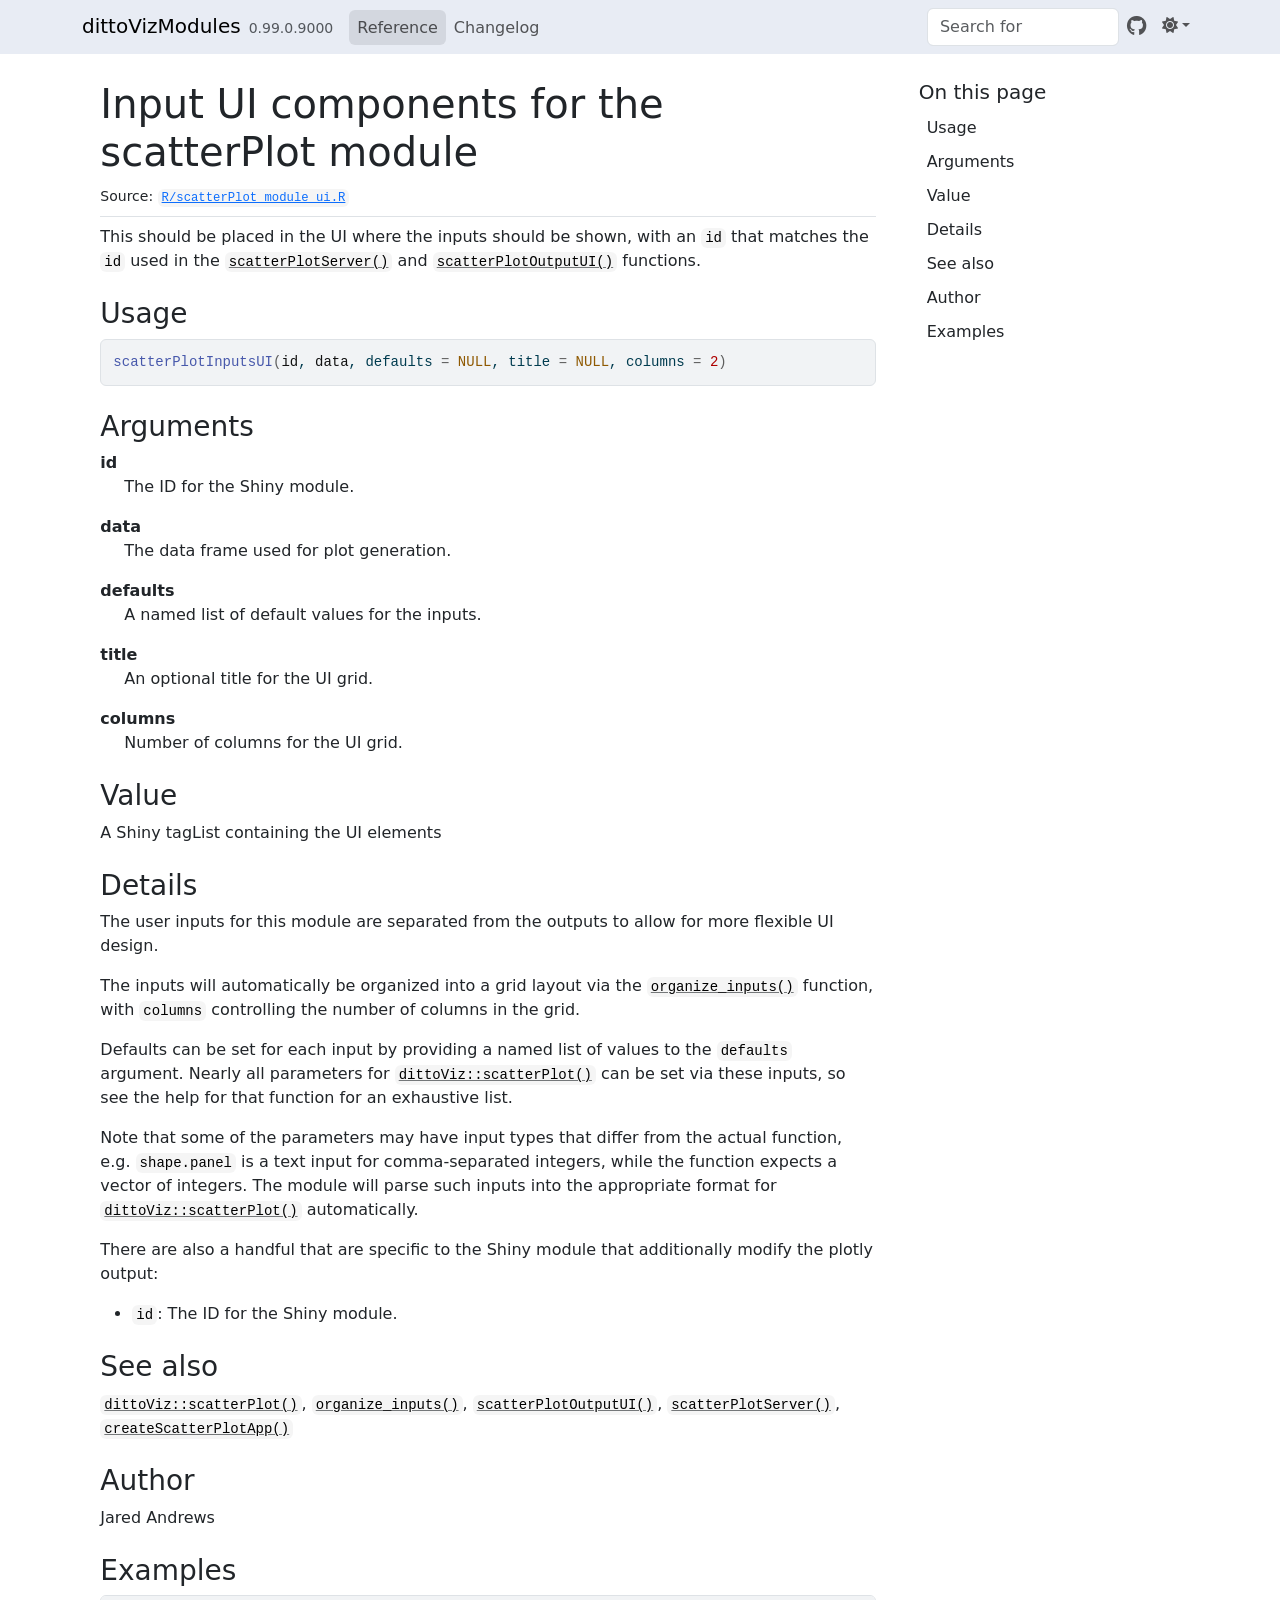
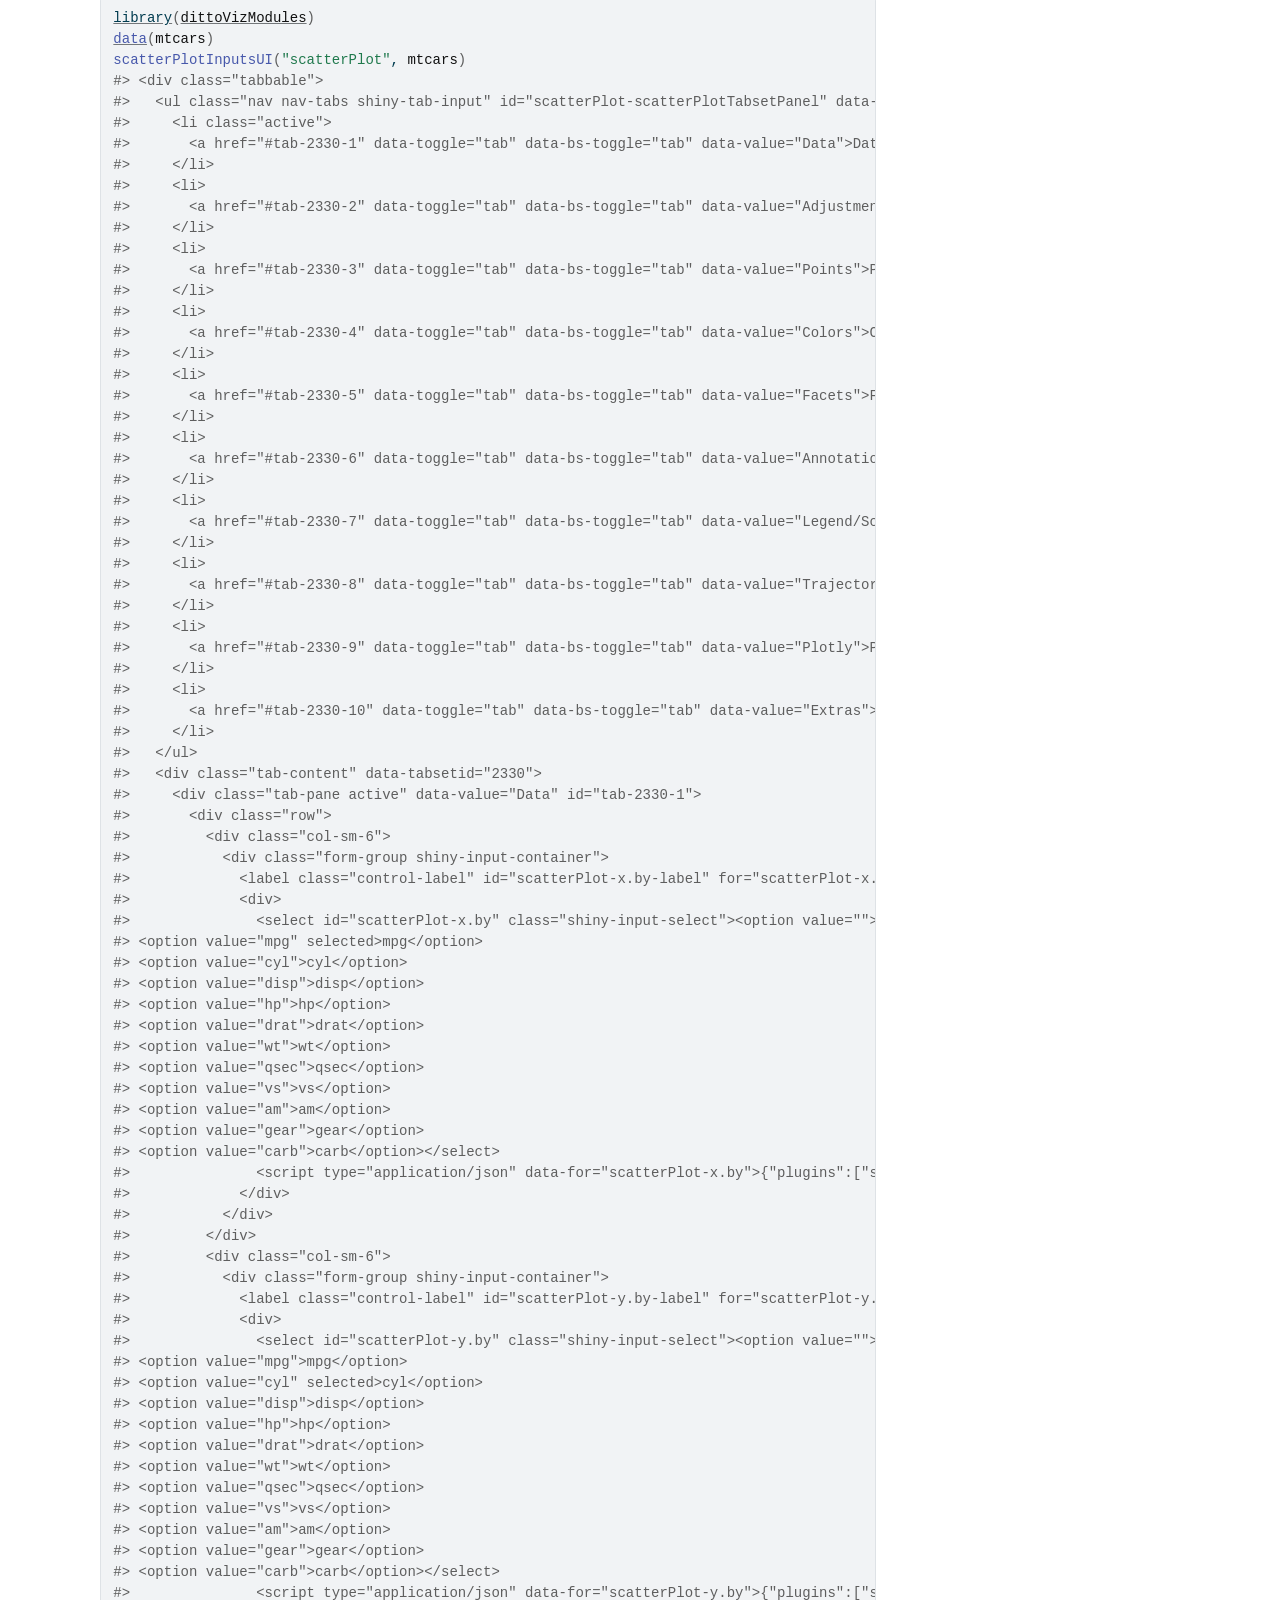
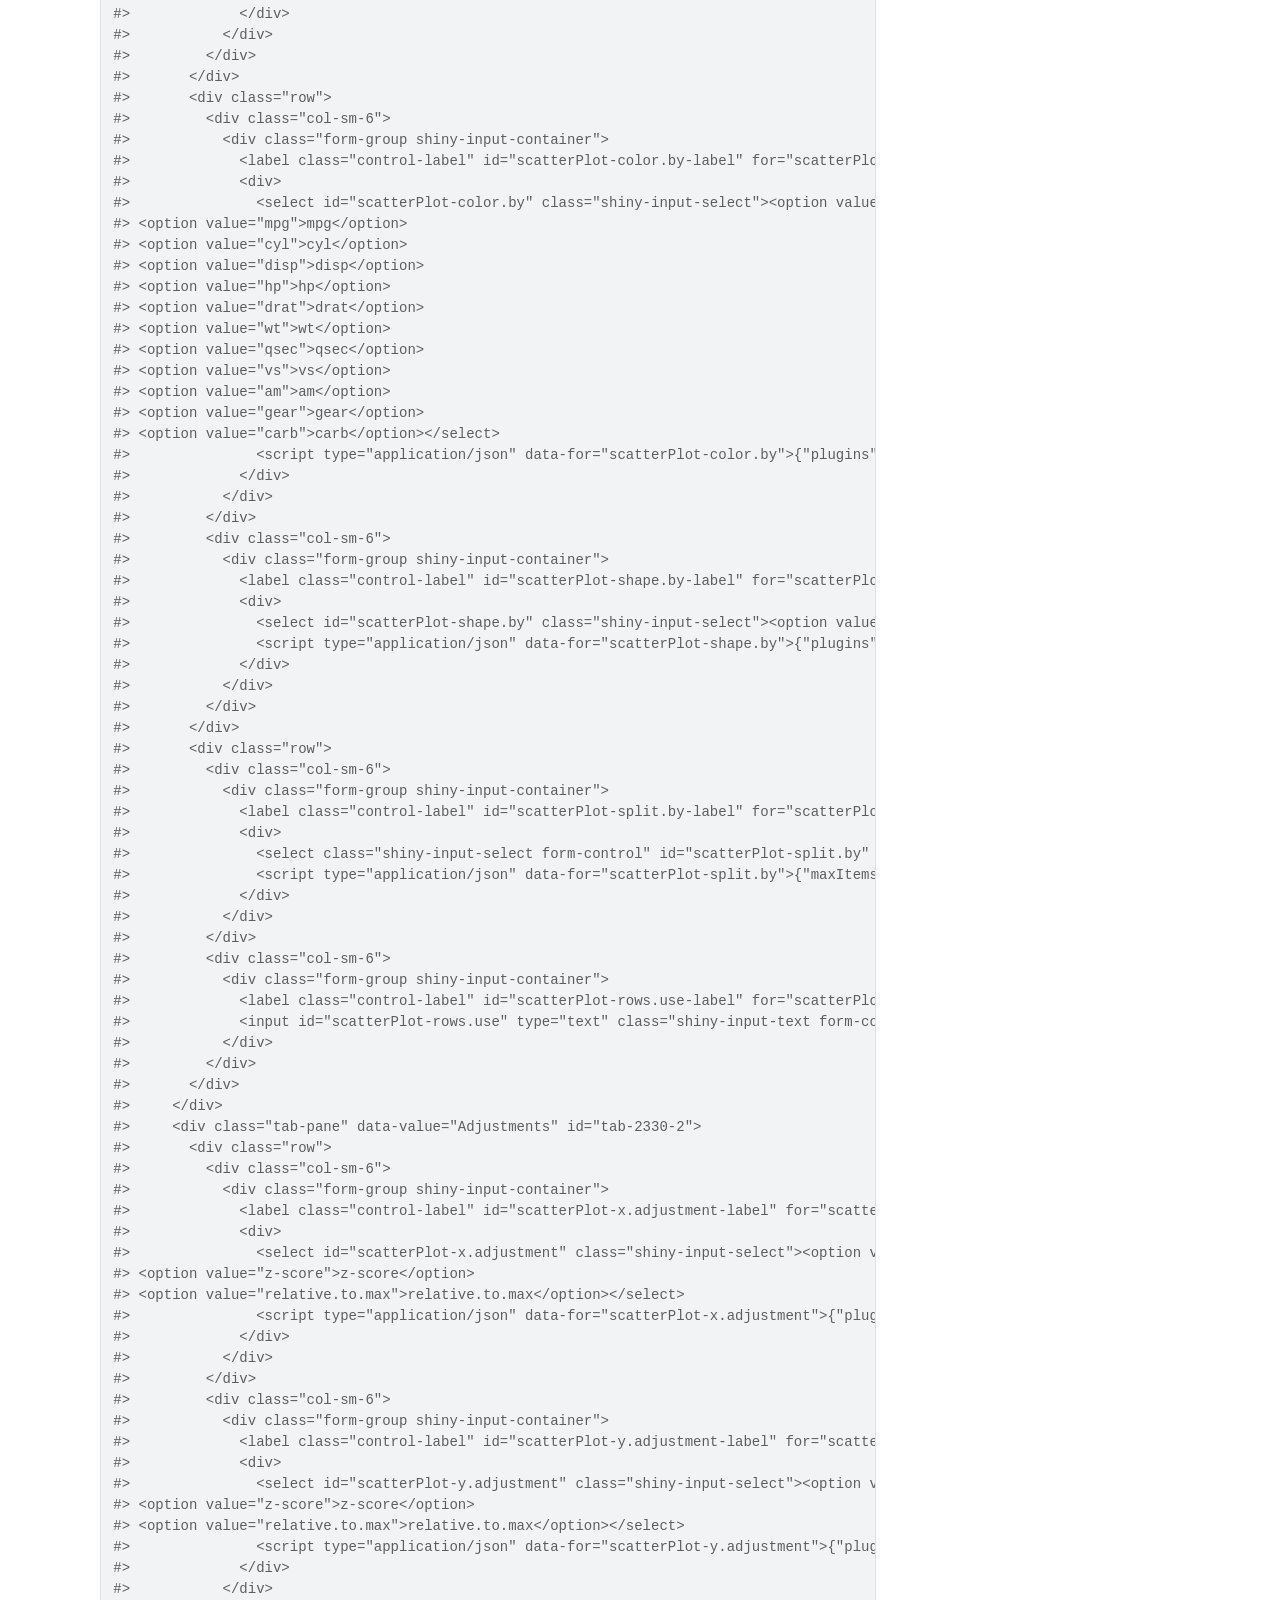
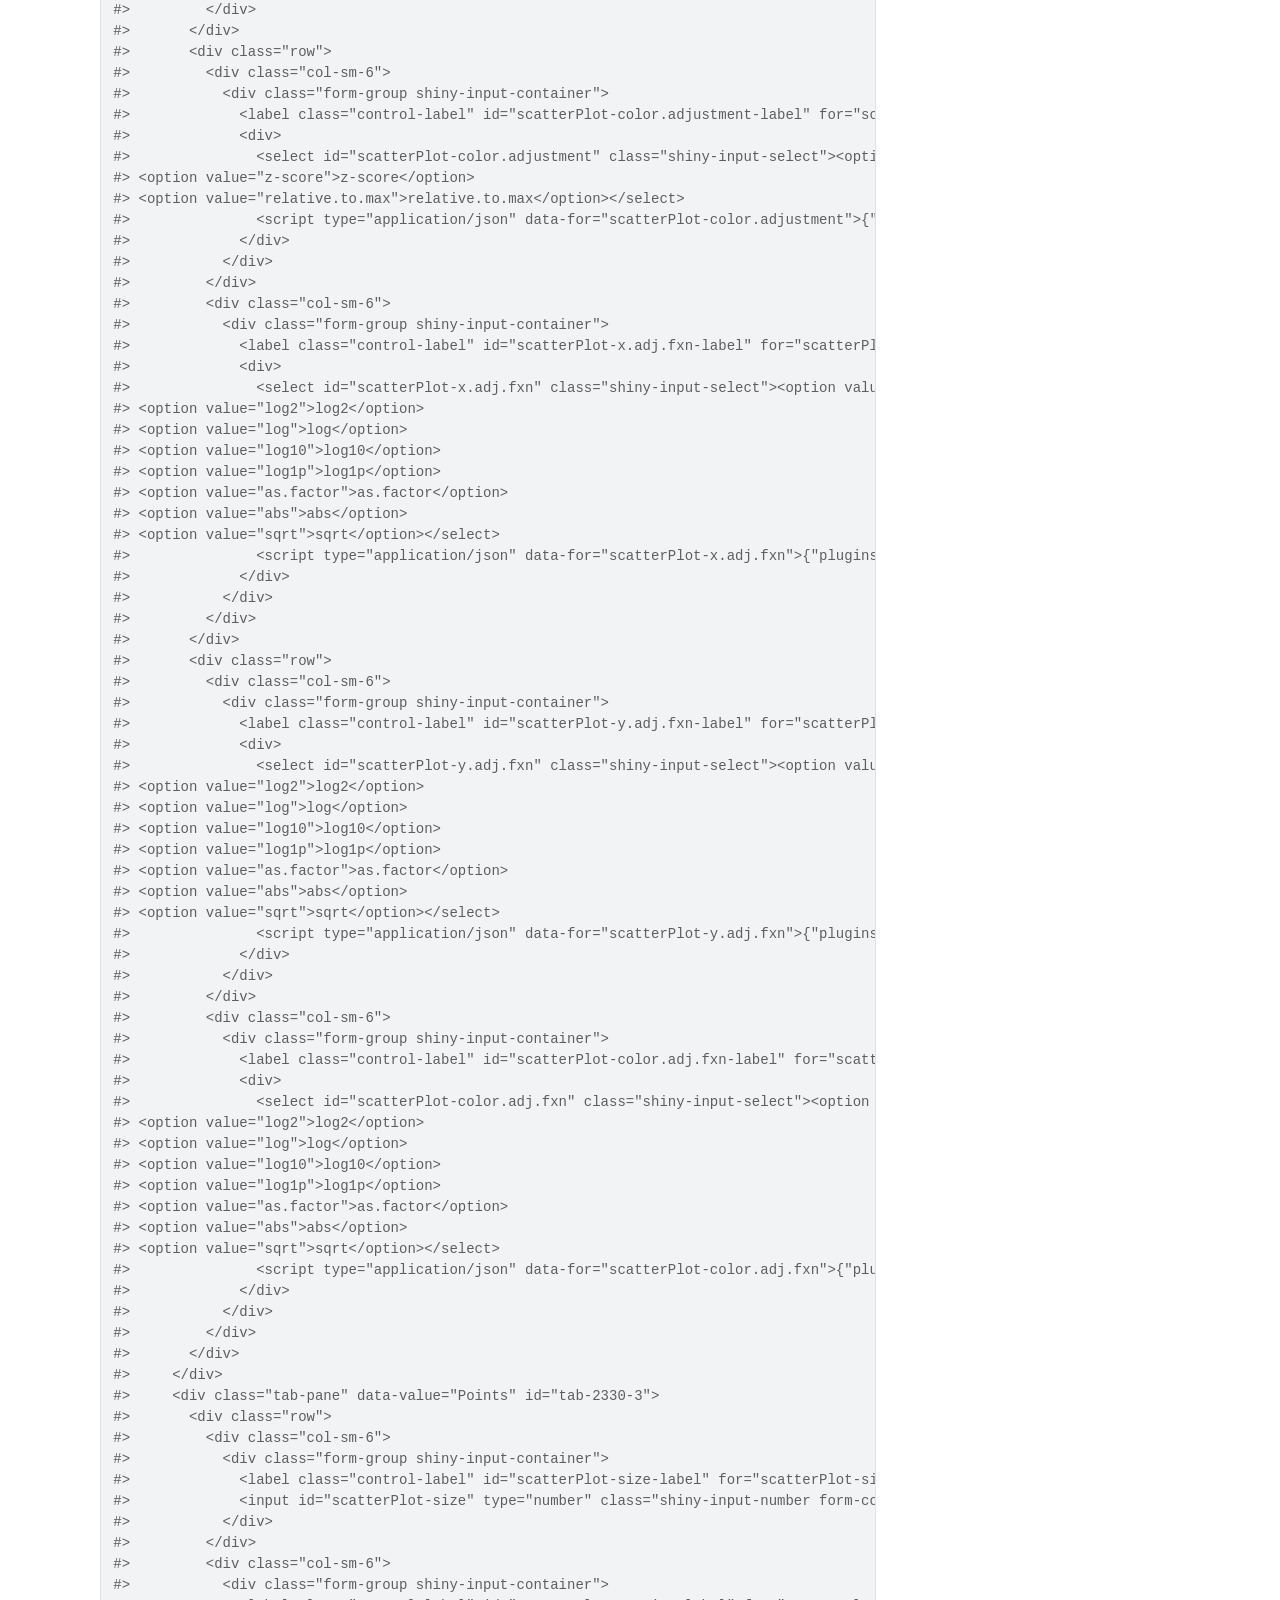
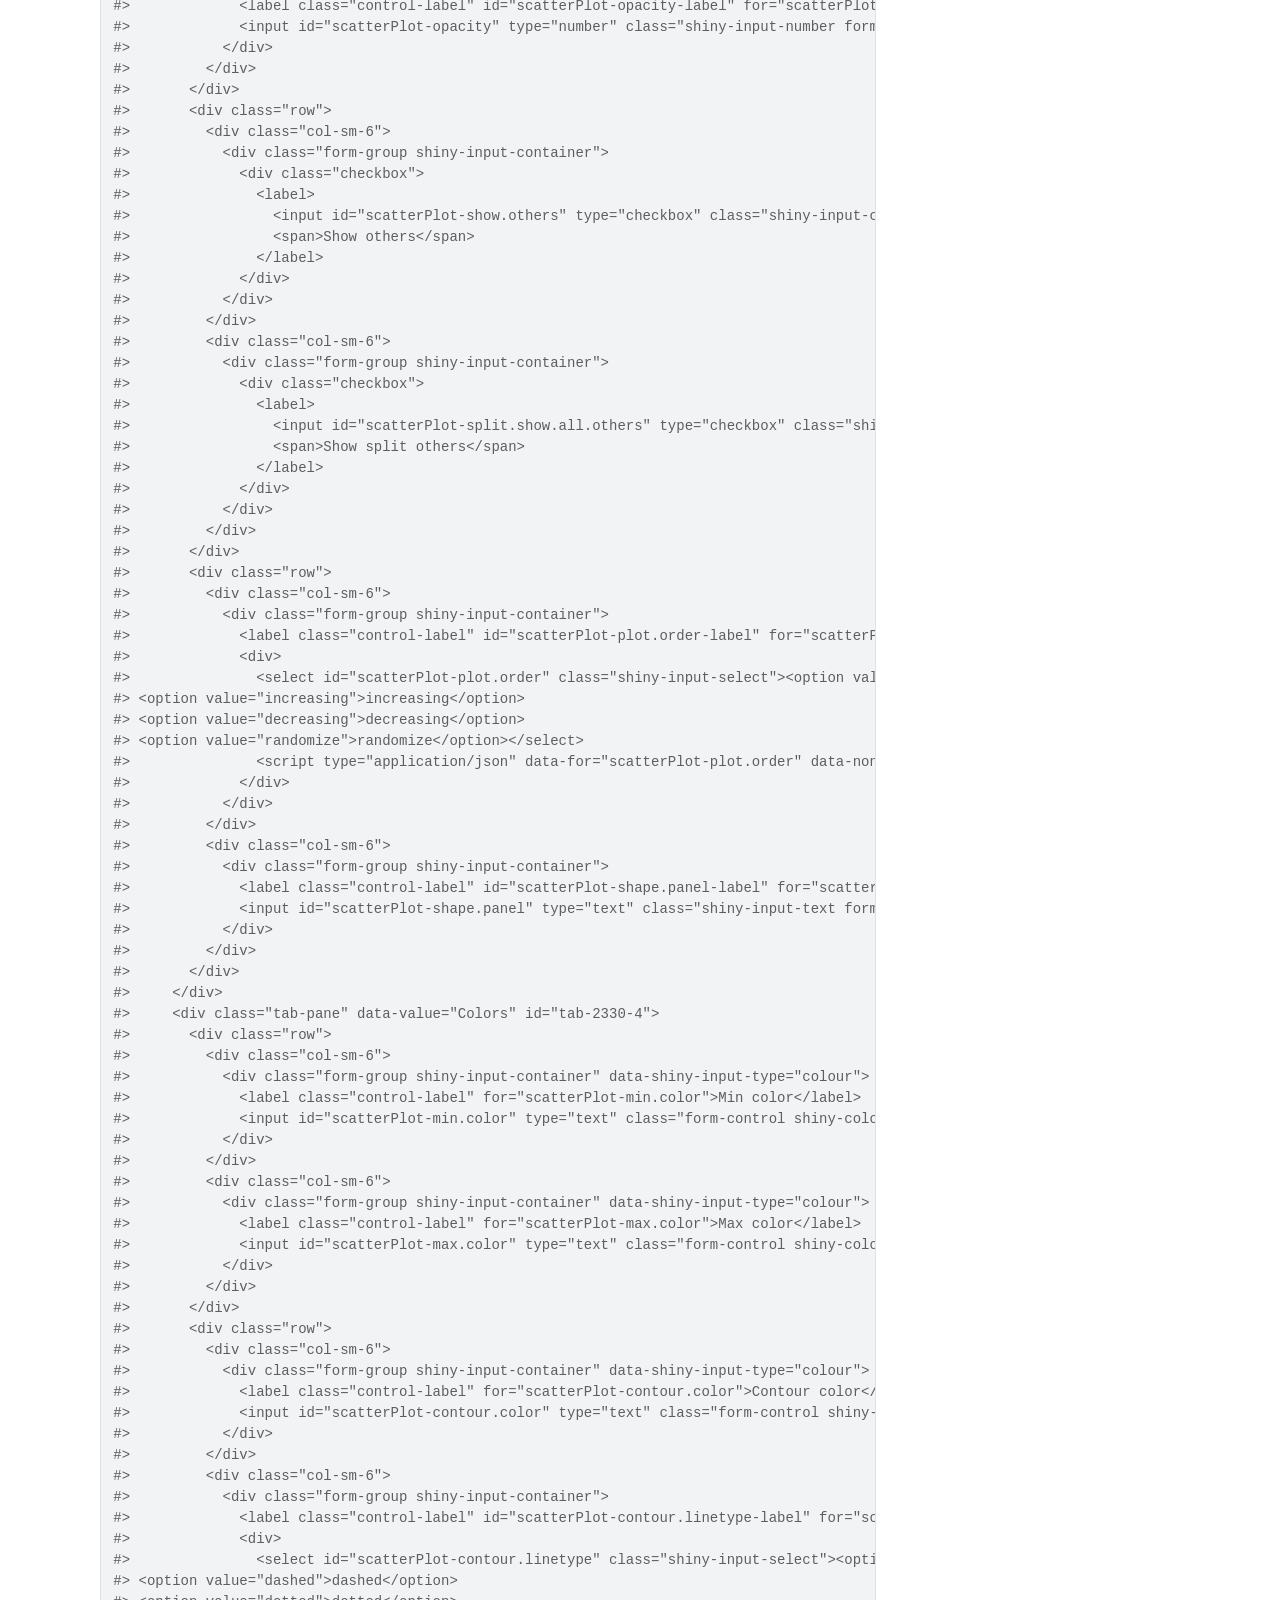
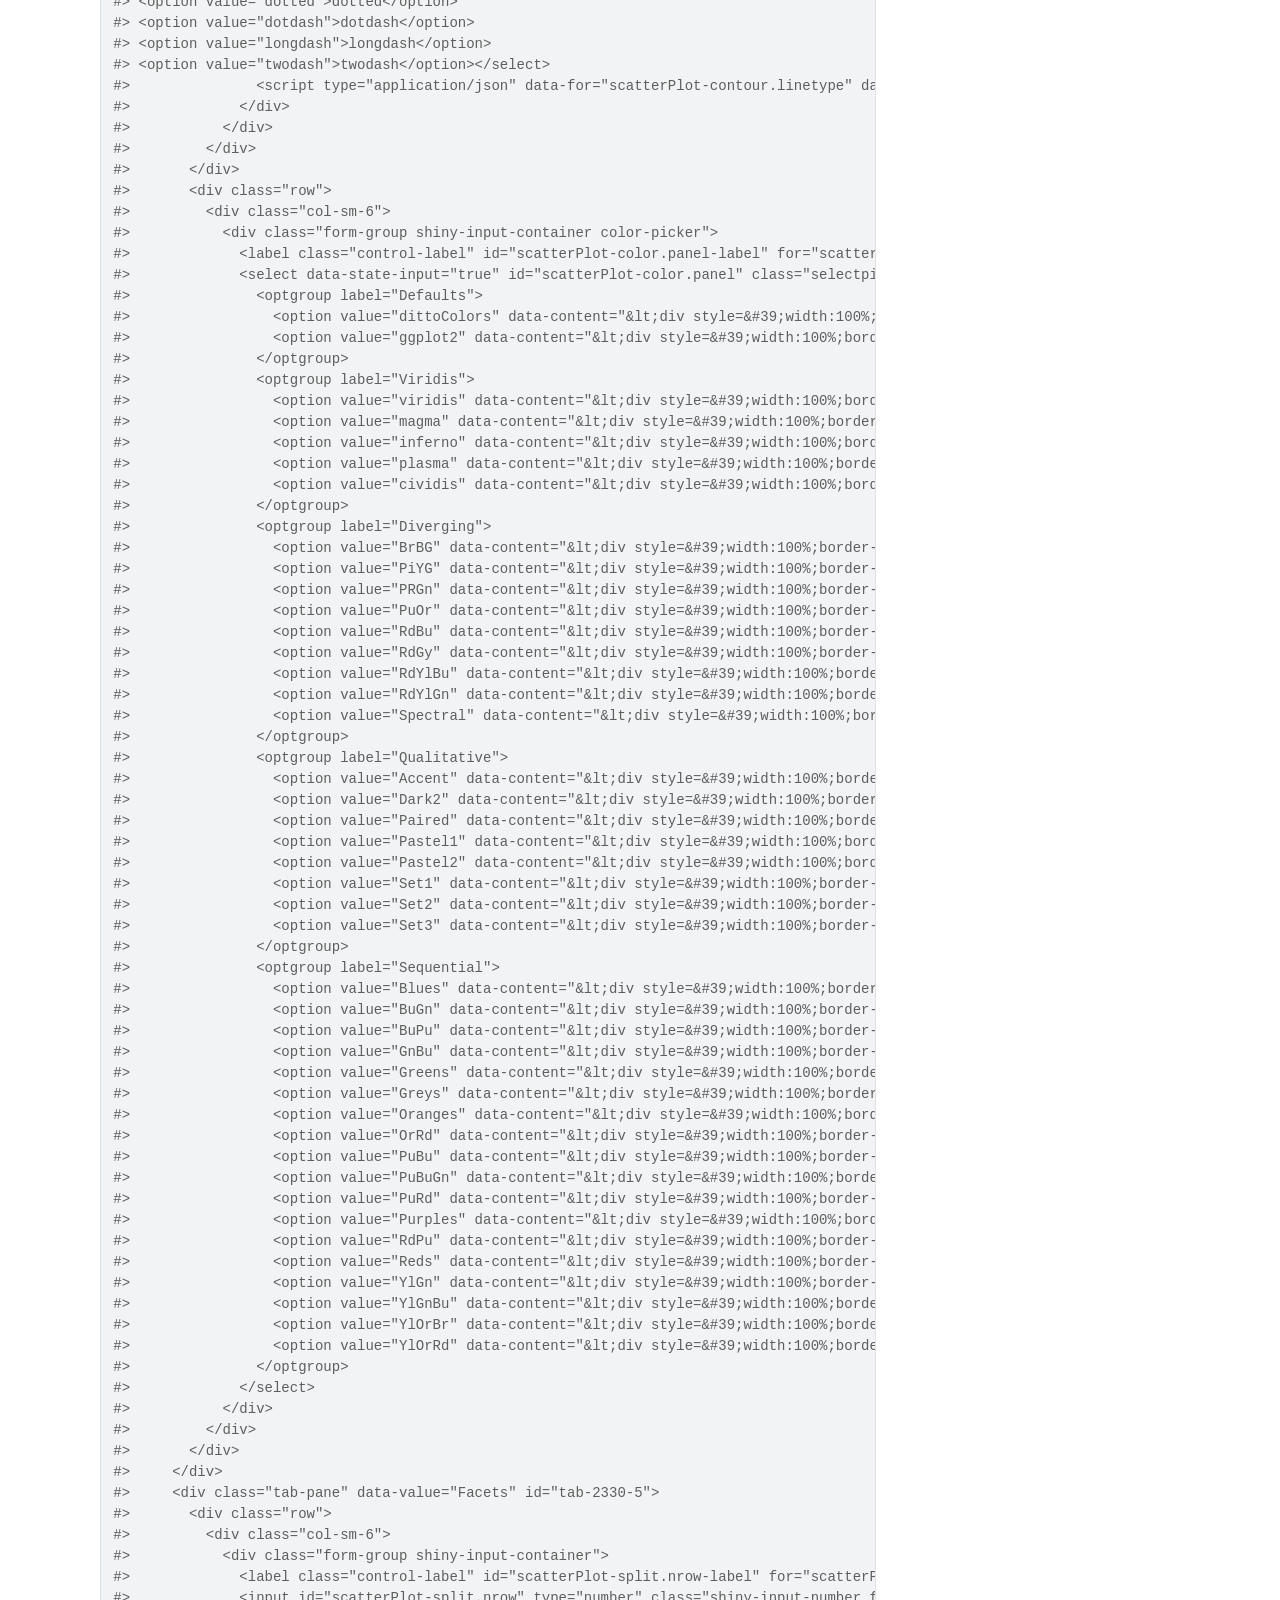
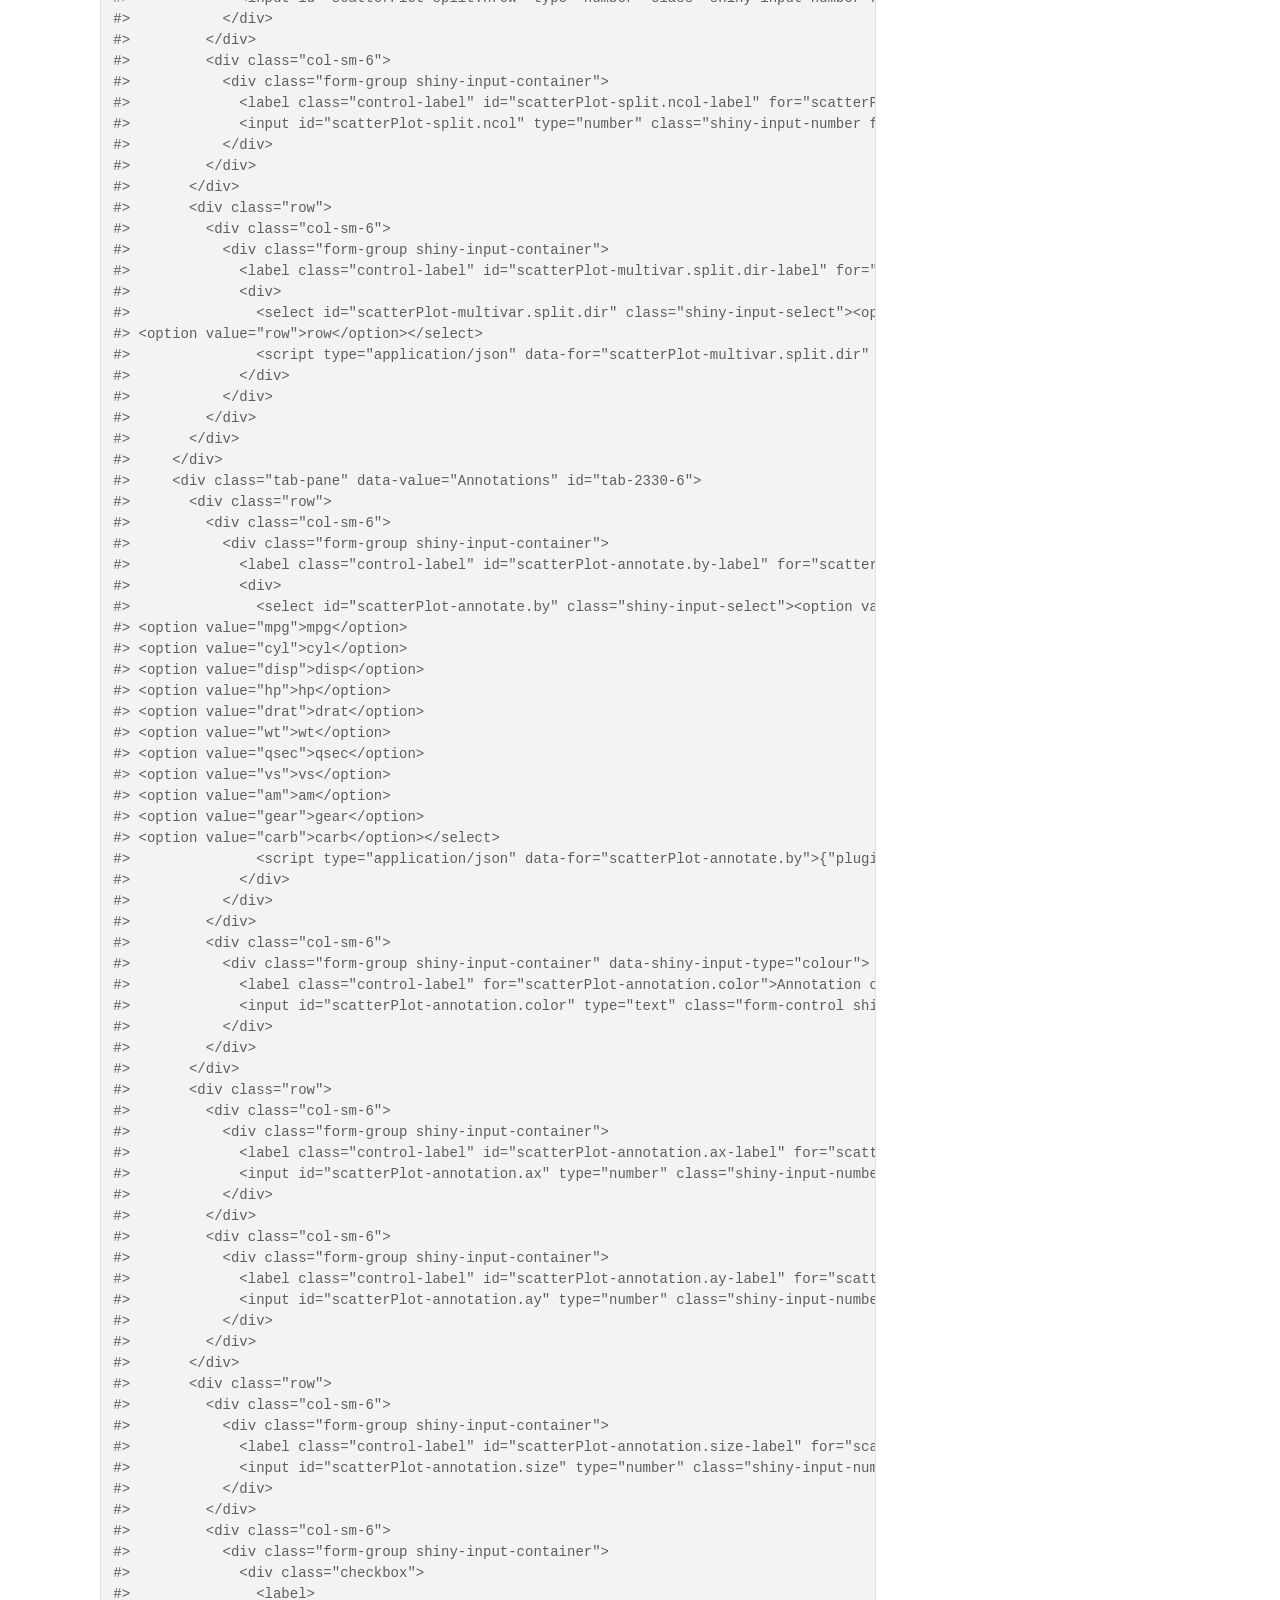
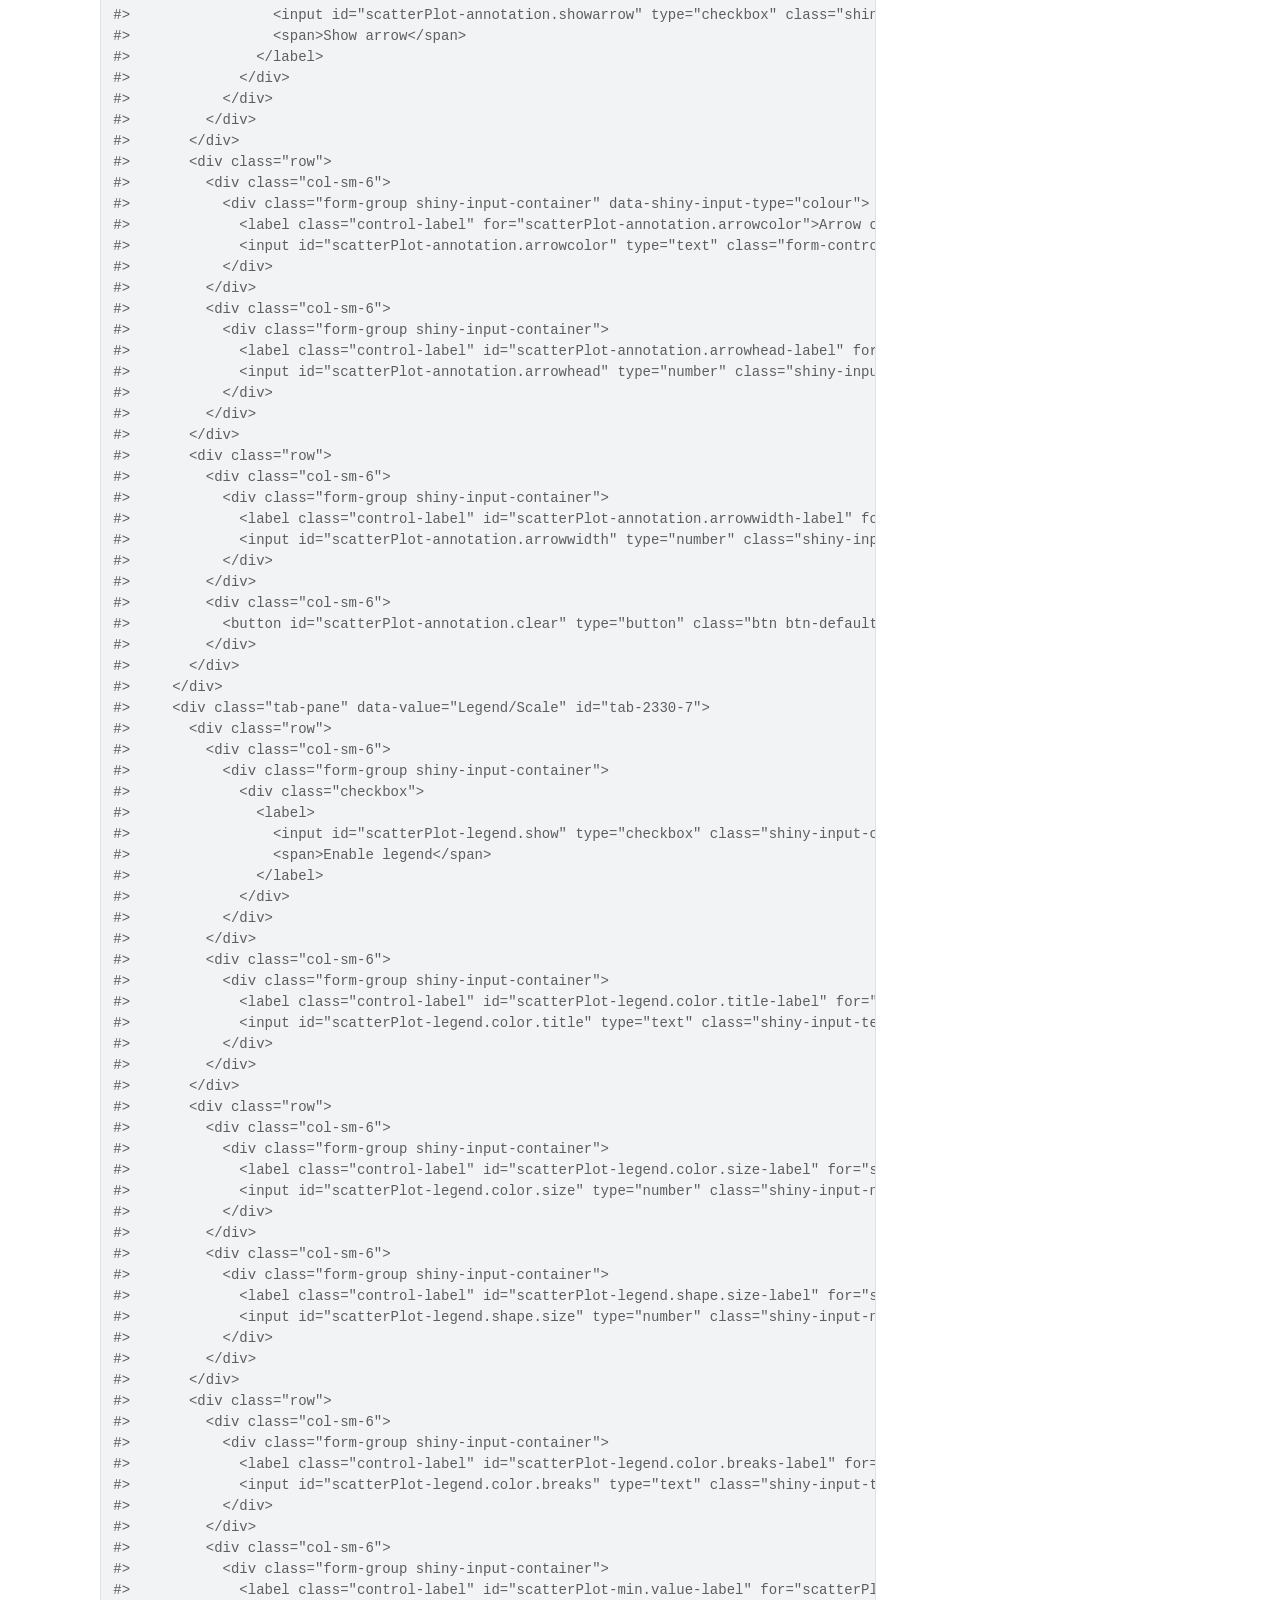
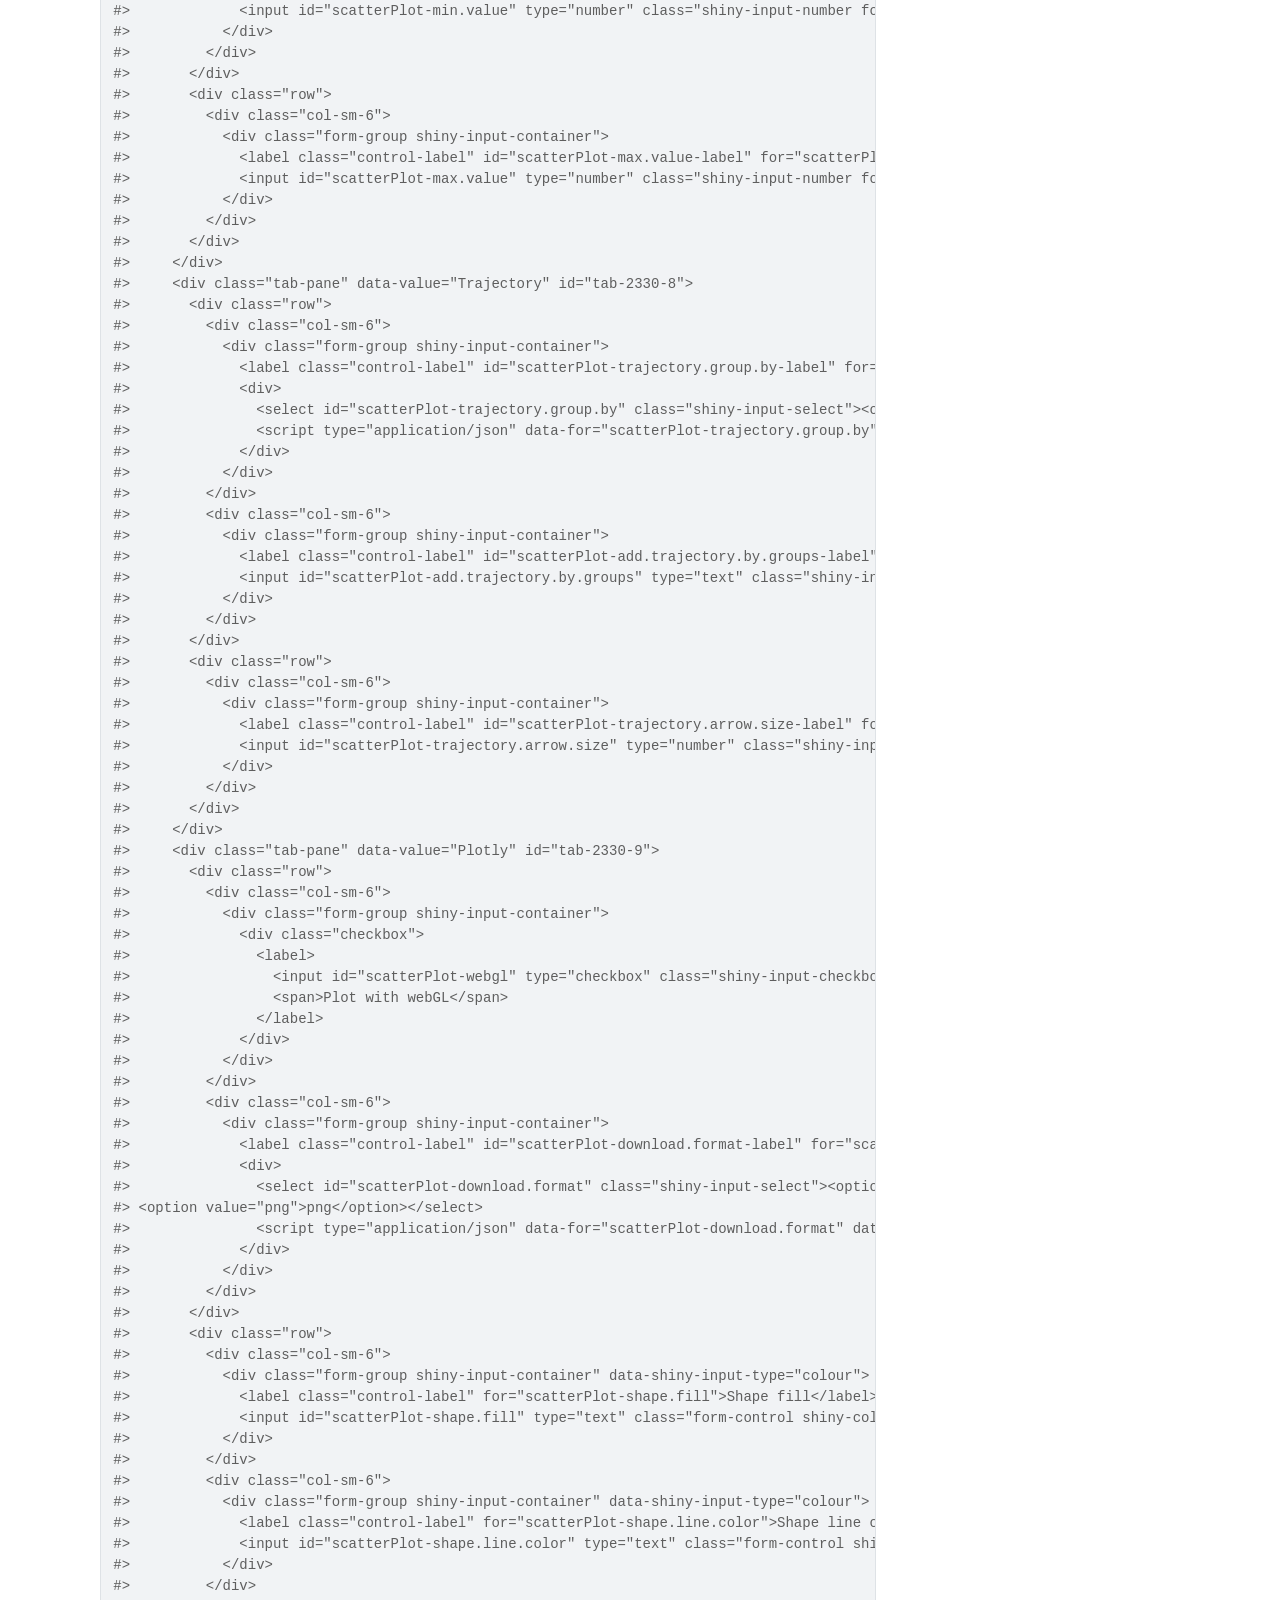
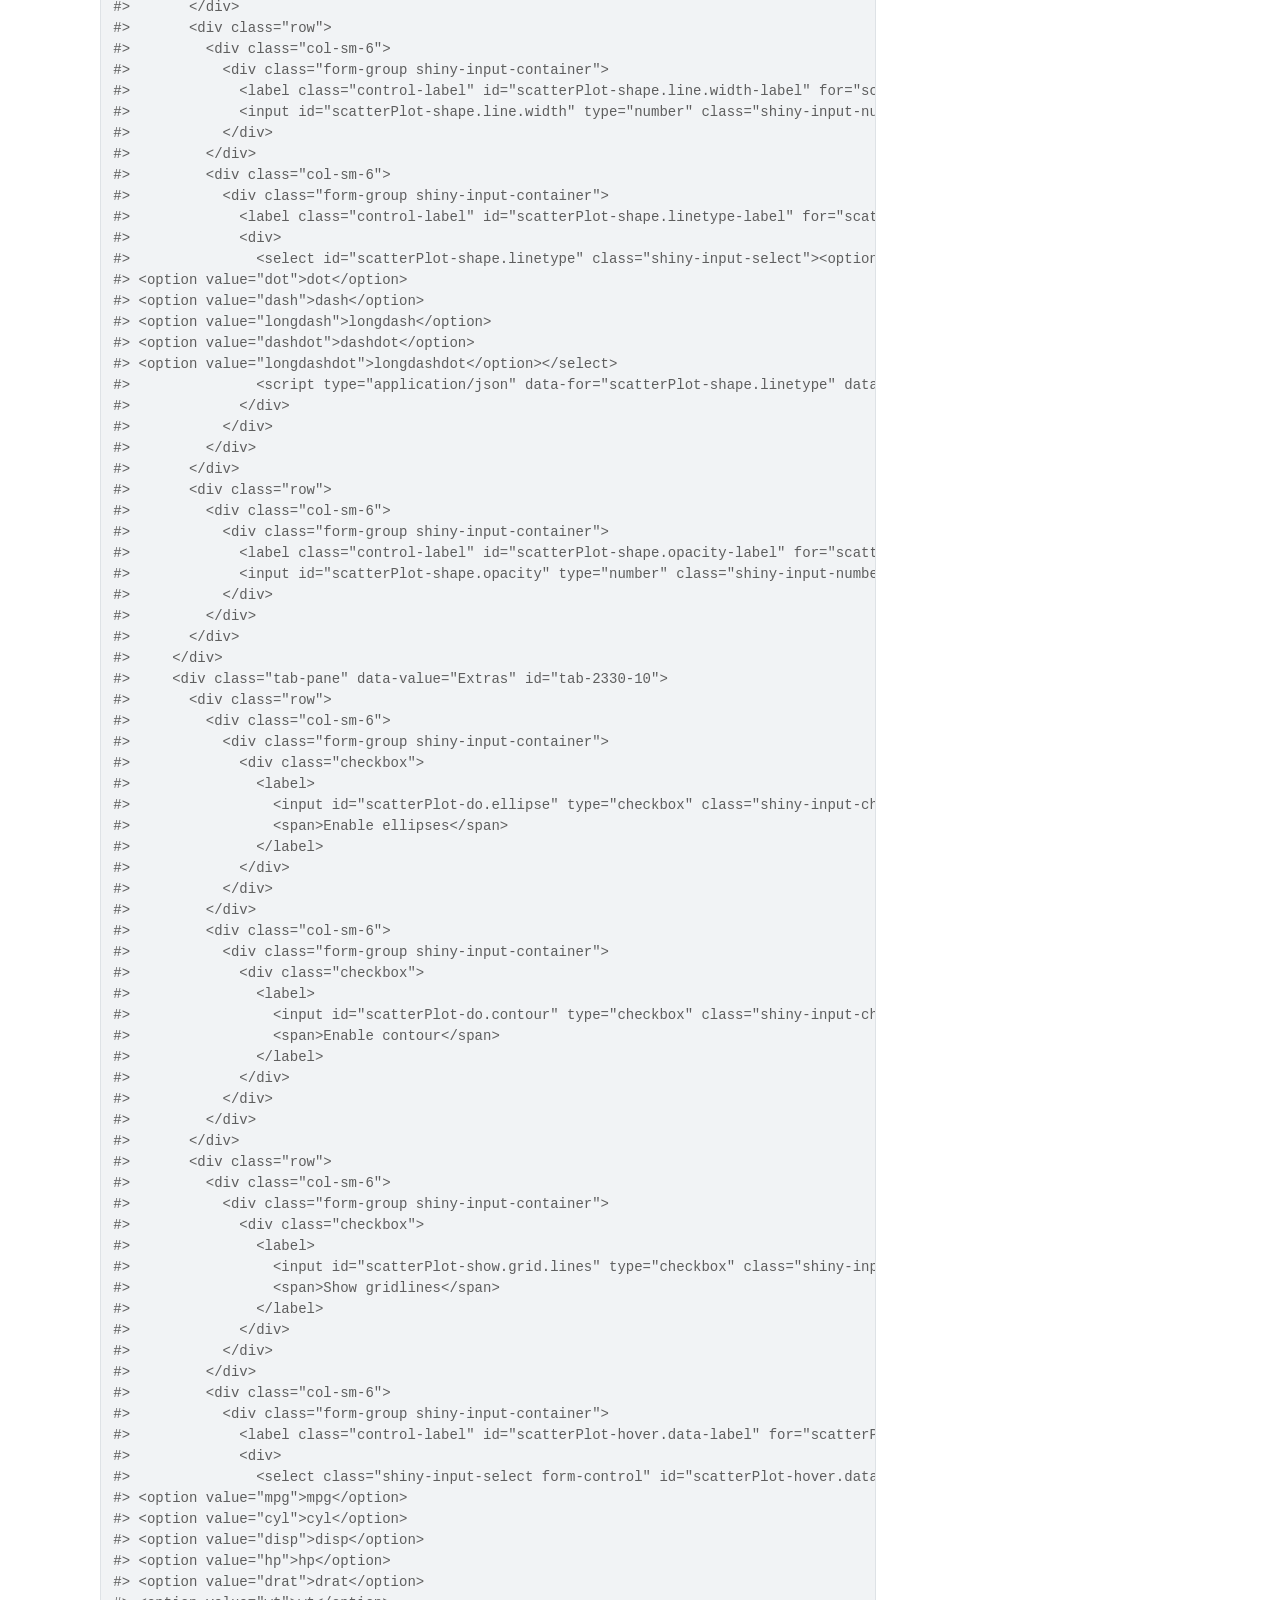
<file: reference/scatterplotInputsUI.html>
<!DOCTYPE html>
<!-- Generated by pkgdown: do not edit by hand --><html lang="en"><head><meta http-equiv="Content-Type" content="text/html; charset=UTF-8"><meta charset="utf-8"><meta http-equiv="X-UA-Compatible" content="IE=edge"><meta name="viewport" content="width=device-width, initial-scale=1, shrink-to-fit=no"><title>Input UI components for the scatterPlot module — scatterPlotInputsUI • dittoVizModules</title><script src="../lightswitch.js"></script><script src="../deps/jquery-3.6.0/jquery-3.6.0.min.js"></script><meta name="viewport" content="width=device-width, initial-scale=1, shrink-to-fit=no"><link href="../deps/bootstrap-5.3.1/bootstrap.min.css" rel="stylesheet"><script src="../deps/bootstrap-5.3.1/bootstrap.bundle.min.js"></script><link href="../deps/font-awesome-6.4.2/css/all.min.css" rel="stylesheet"><link href="../deps/font-awesome-6.4.2/css/v4-shims.min.css" rel="stylesheet"><script src="../deps/headroom-0.11.0/headroom.min.js"></script><script src="../deps/headroom-0.11.0/jQuery.headroom.min.js"></script><script src="../deps/bootstrap-toc-1.0.1/bootstrap-toc.min.js"></script><script src="../deps/clipboard.js-2.0.11/clipboard.min.js"></script><script src="../deps/search-1.0.0/autocomplete.jquery.min.js"></script><script src="../deps/search-1.0.0/fuse.min.js"></script><script src="../deps/search-1.0.0/mark.min.js"></script><!-- pkgdown --><script src="../pkgdown.js"></script><meta property="og:title" content="Input UI components for the scatterPlot module — scatterPlotInputsUI"><meta name="description" content="This should be placed in the UI where the inputs should be shown, with an id
that matches the id used in the scatterPlotServer() and scatterPlotOutputUI() functions."><meta property="og:description" content="This should be placed in the UI where the inputs should be shown, with an id
that matches the id used in the scatterPlotServer() and scatterPlotOutputUI() functions."></head><body>
    <a href="#main" class="visually-hidden-focusable">Skip to contents</a>


    <nav class="navbar navbar-expand-lg fixed-top " aria-label="Site navigation"><div class="container">

    <a class="navbar-brand me-2" href="../index.html">dittoVizModules</a>

    <small class="nav-text text-muted me-auto" data-bs-toggle="tooltip" data-bs-placement="bottom" title="">0.99.0.9000</small>


    <button class="navbar-toggler" type="button" data-bs-toggle="collapse" data-bs-target="#navbar" aria-controls="navbar" aria-expanded="false" aria-label="Toggle navigation">
      <span class="navbar-toggler-icon"></span>
    </button>

    <div id="navbar" class="collapse navbar-collapse ms-3">
      <ul class="navbar-nav me-auto"><li class="active nav-item"><a class="nav-link" href="../reference/index.html">Reference</a></li>
<li class="nav-item"><a class="nav-link" href="../news/index.html">Changelog</a></li>
      </ul><ul class="navbar-nav"><li class="nav-item"><form class="form-inline" role="search">
 <input class="form-control" type="search" name="search-input" id="search-input" autocomplete="off" aria-label="Search site" placeholder="Search for" data-search-index="../search.json"></form></li>
<li class="nav-item"><a class="external-link nav-link" href="https://github.com/j-andrews7/dittoVizModules/" aria-label="GitHub"><span class="fa fab fa-github fa-lg"></span></a></li>
<li class="nav-item dropdown">
  <button class="nav-link dropdown-toggle" type="button" id="dropdown-lightswitch" data-bs-toggle="dropdown" aria-expanded="false" aria-haspopup="true" aria-label="Light switch"><span class="fa fa-sun"></span></button>
  <ul class="dropdown-menu dropdown-menu-end" aria-labelledby="dropdown-lightswitch"><li><button class="dropdown-item" data-bs-theme-value="light"><span class="fa fa-sun"></span> Light</button></li>
    <li><button class="dropdown-item" data-bs-theme-value="dark"><span class="fa fa-moon"></span> Dark</button></li>
    <li><button class="dropdown-item" data-bs-theme-value="auto"><span class="fa fa-adjust"></span> Auto</button></li>
  </ul></li>
      </ul></div>


  </div>
</nav><div class="container template-reference-topic">
<div class="row">
  <main id="main" class="col-md-9"><div class="page-header">

      <h1>Input UI components for the scatterPlot module</h1>
      <small class="dont-index">Source: <a href="https://github.com/j-andrews7/dittoVizModules/blob/main/R/scatterPlot_module_ui.R" class="external-link"><code>R/scatterPlot_module_ui.R</code></a></small>
      <div class="d-none name"><code>scatterplotInputsUI.Rd</code></div>
    </div>

    <div class="ref-description section level2">
    <p>This should be placed in the UI where the inputs should be shown, with an <code>id</code>
that matches the <code>id</code> used in the <code><a href="scatterplotServer.html">scatterPlotServer()</a></code> and <code><a href="scatterplotOutputUI.html">scatterPlotOutputUI()</a></code> functions.</p>
    </div>

    <div class="section level2">
    <h2 id="ref-usage">Usage<a class="anchor" aria-label="anchor" href="#ref-usage"></a></h2>
    <div class="sourceCode"><pre class="sourceCode r"><code><span><span class="fu">scatterPlotInputsUI</span><span class="op">(</span><span class="va">id</span>, <span class="va">data</span>, defaults <span class="op">=</span> <span class="cn">NULL</span>, title <span class="op">=</span> <span class="cn">NULL</span>, columns <span class="op">=</span> <span class="fl">2</span><span class="op">)</span></span></code></pre></div>
    </div>

    <div class="section level2">
    <h2 id="arguments">Arguments<a class="anchor" aria-label="anchor" href="#arguments"></a></h2>


<dl><dt id="arg-id">id<a class="anchor" aria-label="anchor" href="#arg-id"></a></dt>
<dd><p>The ID for the Shiny module.</p></dd>


<dt id="arg-data">data<a class="anchor" aria-label="anchor" href="#arg-data"></a></dt>
<dd><p>The data frame used for plot generation.</p></dd>


<dt id="arg-defaults">defaults<a class="anchor" aria-label="anchor" href="#arg-defaults"></a></dt>
<dd><p>A named list of default values for the inputs.</p></dd>


<dt id="arg-title">title<a class="anchor" aria-label="anchor" href="#arg-title"></a></dt>
<dd><p>An optional title for the UI grid.</p></dd>


<dt id="arg-columns">columns<a class="anchor" aria-label="anchor" href="#arg-columns"></a></dt>
<dd><p>Number of columns for the UI grid.</p></dd>

</dl></div>
    <div class="section level2">
    <h2 id="value">Value<a class="anchor" aria-label="anchor" href="#value"></a></h2>
    <p>A Shiny tagList containing the UI elements</p>
    </div>
    <div class="section level2">
    <h2 id="details">Details<a class="anchor" aria-label="anchor" href="#details"></a></h2>
    <p>The user inputs for this module are separated from the outputs to allow for
more flexible UI design.</p>
<p>The inputs will automatically be organized into a grid layout via the <code><a href="organize_inputs.html">organize_inputs()</a></code> function,
with <code>columns</code> controlling the number of columns in the grid.</p>
<p>Defaults can be set for each input by providing a named list of values to the <code>defaults</code> argument.
Nearly all parameters for <code><a href="https://rdrr.io/pkg/dittoViz/man/scatterPlot.html" class="external-link">dittoViz::scatterPlot()</a></code> can be set via these inputs, so see the help
for that function for an exhaustive list.</p>
<p>Note that some of the parameters may have input types that differ from the actual function, e.g. <code>shape.panel</code>
is a text input for comma-separated integers, while the function expects a vector of integers.
The module will parse such inputs into the appropriate format for <code><a href="https://rdrr.io/pkg/dittoViz/man/scatterPlot.html" class="external-link">dittoViz::scatterPlot()</a></code> automatically.</p>
<p>There are also a handful that are specific to the Shiny module that additionally modify the plotly output:</p><ul><li><p><code>id</code>: The ID for the Shiny module.</p></li>
</ul></div>
    <div class="section level2">
    <h2 id="see-also">See also<a class="anchor" aria-label="anchor" href="#see-also"></a></h2>
    <div class="dont-index"><p><code><a href="https://rdrr.io/pkg/dittoViz/man/scatterPlot.html" class="external-link">dittoViz::scatterPlot()</a></code>, <code><a href="organize_inputs.html">organize_inputs()</a></code>,
<code><a href="scatterplotOutputUI.html">scatterPlotOutputUI()</a></code>, <code><a href="scatterplotServer.html">scatterPlotServer()</a></code>, <code><a href="createScatterplotApp.html">createScatterPlotApp()</a></code></p></div>
    </div>
    <div class="section level2">
    <h2 id="author">Author<a class="anchor" aria-label="anchor" href="#author"></a></h2>
    <p>Jared Andrews</p>
    </div>

    <div class="section level2">
    <h2 id="ref-examples">Examples<a class="anchor" aria-label="anchor" href="#ref-examples"></a></h2>
    <div class="sourceCode"><pre class="sourceCode r"><code><span class="r-in"><span><span class="kw"><a href="https://rdrr.io/r/base/library.html" class="external-link">library</a></span><span class="op">(</span><span class="va"><a href="https://j-andrews7.github.io/dittoVizModules/">dittoVizModules</a></span><span class="op">)</span></span></span>
<span class="r-in"><span><span class="fu"><a href="https://rdrr.io/r/utils/data.html" class="external-link">data</a></span><span class="op">(</span><span class="va">mtcars</span><span class="op">)</span></span></span>
<span class="r-in"><span><span class="fu">scatterPlotInputsUI</span><span class="op">(</span><span class="st">"scatterPlot"</span>, <span class="va">mtcars</span><span class="op">)</span></span></span>
<span class="r-out co"><span class="r-pr">#&gt;</span> &lt;div class="tabbable"&gt;</span>
<span class="r-out co"><span class="r-pr">#&gt;</span>   &lt;ul class="nav nav-tabs shiny-tab-input" id="scatterPlot-scatterPlotTabsetPanel" data-tabsetid="2330"&gt;</span>
<span class="r-out co"><span class="r-pr">#&gt;</span>     &lt;li class="active"&gt;</span>
<span class="r-out co"><span class="r-pr">#&gt;</span>       &lt;a href="#tab-2330-1" data-toggle="tab" data-bs-toggle="tab" data-value="Data"&gt;Data&lt;/a&gt;</span>
<span class="r-out co"><span class="r-pr">#&gt;</span>     &lt;/li&gt;</span>
<span class="r-out co"><span class="r-pr">#&gt;</span>     &lt;li&gt;</span>
<span class="r-out co"><span class="r-pr">#&gt;</span>       &lt;a href="#tab-2330-2" data-toggle="tab" data-bs-toggle="tab" data-value="Adjustments"&gt;Adjustments&lt;/a&gt;</span>
<span class="r-out co"><span class="r-pr">#&gt;</span>     &lt;/li&gt;</span>
<span class="r-out co"><span class="r-pr">#&gt;</span>     &lt;li&gt;</span>
<span class="r-out co"><span class="r-pr">#&gt;</span>       &lt;a href="#tab-2330-3" data-toggle="tab" data-bs-toggle="tab" data-value="Points"&gt;Points&lt;/a&gt;</span>
<span class="r-out co"><span class="r-pr">#&gt;</span>     &lt;/li&gt;</span>
<span class="r-out co"><span class="r-pr">#&gt;</span>     &lt;li&gt;</span>
<span class="r-out co"><span class="r-pr">#&gt;</span>       &lt;a href="#tab-2330-4" data-toggle="tab" data-bs-toggle="tab" data-value="Colors"&gt;Colors&lt;/a&gt;</span>
<span class="r-out co"><span class="r-pr">#&gt;</span>     &lt;/li&gt;</span>
<span class="r-out co"><span class="r-pr">#&gt;</span>     &lt;li&gt;</span>
<span class="r-out co"><span class="r-pr">#&gt;</span>       &lt;a href="#tab-2330-5" data-toggle="tab" data-bs-toggle="tab" data-value="Facets"&gt;Facets&lt;/a&gt;</span>
<span class="r-out co"><span class="r-pr">#&gt;</span>     &lt;/li&gt;</span>
<span class="r-out co"><span class="r-pr">#&gt;</span>     &lt;li&gt;</span>
<span class="r-out co"><span class="r-pr">#&gt;</span>       &lt;a href="#tab-2330-6" data-toggle="tab" data-bs-toggle="tab" data-value="Annotations"&gt;Annotations&lt;/a&gt;</span>
<span class="r-out co"><span class="r-pr">#&gt;</span>     &lt;/li&gt;</span>
<span class="r-out co"><span class="r-pr">#&gt;</span>     &lt;li&gt;</span>
<span class="r-out co"><span class="r-pr">#&gt;</span>       &lt;a href="#tab-2330-7" data-toggle="tab" data-bs-toggle="tab" data-value="Legend/Scale"&gt;Legend/Scale&lt;/a&gt;</span>
<span class="r-out co"><span class="r-pr">#&gt;</span>     &lt;/li&gt;</span>
<span class="r-out co"><span class="r-pr">#&gt;</span>     &lt;li&gt;</span>
<span class="r-out co"><span class="r-pr">#&gt;</span>       &lt;a href="#tab-2330-8" data-toggle="tab" data-bs-toggle="tab" data-value="Trajectory"&gt;Trajectory&lt;/a&gt;</span>
<span class="r-out co"><span class="r-pr">#&gt;</span>     &lt;/li&gt;</span>
<span class="r-out co"><span class="r-pr">#&gt;</span>     &lt;li&gt;</span>
<span class="r-out co"><span class="r-pr">#&gt;</span>       &lt;a href="#tab-2330-9" data-toggle="tab" data-bs-toggle="tab" data-value="Plotly"&gt;Plotly&lt;/a&gt;</span>
<span class="r-out co"><span class="r-pr">#&gt;</span>     &lt;/li&gt;</span>
<span class="r-out co"><span class="r-pr">#&gt;</span>     &lt;li&gt;</span>
<span class="r-out co"><span class="r-pr">#&gt;</span>       &lt;a href="#tab-2330-10" data-toggle="tab" data-bs-toggle="tab" data-value="Extras"&gt;Extras&lt;/a&gt;</span>
<span class="r-out co"><span class="r-pr">#&gt;</span>     &lt;/li&gt;</span>
<span class="r-out co"><span class="r-pr">#&gt;</span>   &lt;/ul&gt;</span>
<span class="r-out co"><span class="r-pr">#&gt;</span>   &lt;div class="tab-content" data-tabsetid="2330"&gt;</span>
<span class="r-out co"><span class="r-pr">#&gt;</span>     &lt;div class="tab-pane active" data-value="Data" id="tab-2330-1"&gt;</span>
<span class="r-out co"><span class="r-pr">#&gt;</span>       &lt;div class="row"&gt;</span>
<span class="r-out co"><span class="r-pr">#&gt;</span>         &lt;div class="col-sm-6"&gt;</span>
<span class="r-out co"><span class="r-pr">#&gt;</span>           &lt;div class="form-group shiny-input-container"&gt;</span>
<span class="r-out co"><span class="r-pr">#&gt;</span>             &lt;label class="control-label" id="scatterPlot-x.by-label" for="scatterPlot-x.by"&gt;X-axis variable&lt;/label&gt;</span>
<span class="r-out co"><span class="r-pr">#&gt;</span>             &lt;div&gt;</span>
<span class="r-out co"><span class="r-pr">#&gt;</span>               &lt;select id="scatterPlot-x.by" class="shiny-input-select"&gt;&lt;option value=""&gt;&lt;/option&gt;</span>
<span class="r-out co"><span class="r-pr">#&gt;</span> &lt;option value="mpg" selected&gt;mpg&lt;/option&gt;</span>
<span class="r-out co"><span class="r-pr">#&gt;</span> &lt;option value="cyl"&gt;cyl&lt;/option&gt;</span>
<span class="r-out co"><span class="r-pr">#&gt;</span> &lt;option value="disp"&gt;disp&lt;/option&gt;</span>
<span class="r-out co"><span class="r-pr">#&gt;</span> &lt;option value="hp"&gt;hp&lt;/option&gt;</span>
<span class="r-out co"><span class="r-pr">#&gt;</span> &lt;option value="drat"&gt;drat&lt;/option&gt;</span>
<span class="r-out co"><span class="r-pr">#&gt;</span> &lt;option value="wt"&gt;wt&lt;/option&gt;</span>
<span class="r-out co"><span class="r-pr">#&gt;</span> &lt;option value="qsec"&gt;qsec&lt;/option&gt;</span>
<span class="r-out co"><span class="r-pr">#&gt;</span> &lt;option value="vs"&gt;vs&lt;/option&gt;</span>
<span class="r-out co"><span class="r-pr">#&gt;</span> &lt;option value="am"&gt;am&lt;/option&gt;</span>
<span class="r-out co"><span class="r-pr">#&gt;</span> &lt;option value="gear"&gt;gear&lt;/option&gt;</span>
<span class="r-out co"><span class="r-pr">#&gt;</span> &lt;option value="carb"&gt;carb&lt;/option&gt;&lt;/select&gt;</span>
<span class="r-out co"><span class="r-pr">#&gt;</span>               &lt;script type="application/json" data-for="scatterPlot-x.by"&gt;{"plugins":["selectize-plugin-a11y"]}&lt;/script&gt;</span>
<span class="r-out co"><span class="r-pr">#&gt;</span>             &lt;/div&gt;</span>
<span class="r-out co"><span class="r-pr">#&gt;</span>           &lt;/div&gt;</span>
<span class="r-out co"><span class="r-pr">#&gt;</span>         &lt;/div&gt;</span>
<span class="r-out co"><span class="r-pr">#&gt;</span>         &lt;div class="col-sm-6"&gt;</span>
<span class="r-out co"><span class="r-pr">#&gt;</span>           &lt;div class="form-group shiny-input-container"&gt;</span>
<span class="r-out co"><span class="r-pr">#&gt;</span>             &lt;label class="control-label" id="scatterPlot-y.by-label" for="scatterPlot-y.by"&gt;Y-axis variable&lt;/label&gt;</span>
<span class="r-out co"><span class="r-pr">#&gt;</span>             &lt;div&gt;</span>
<span class="r-out co"><span class="r-pr">#&gt;</span>               &lt;select id="scatterPlot-y.by" class="shiny-input-select"&gt;&lt;option value=""&gt;&lt;/option&gt;</span>
<span class="r-out co"><span class="r-pr">#&gt;</span> &lt;option value="mpg"&gt;mpg&lt;/option&gt;</span>
<span class="r-out co"><span class="r-pr">#&gt;</span> &lt;option value="cyl" selected&gt;cyl&lt;/option&gt;</span>
<span class="r-out co"><span class="r-pr">#&gt;</span> &lt;option value="disp"&gt;disp&lt;/option&gt;</span>
<span class="r-out co"><span class="r-pr">#&gt;</span> &lt;option value="hp"&gt;hp&lt;/option&gt;</span>
<span class="r-out co"><span class="r-pr">#&gt;</span> &lt;option value="drat"&gt;drat&lt;/option&gt;</span>
<span class="r-out co"><span class="r-pr">#&gt;</span> &lt;option value="wt"&gt;wt&lt;/option&gt;</span>
<span class="r-out co"><span class="r-pr">#&gt;</span> &lt;option value="qsec"&gt;qsec&lt;/option&gt;</span>
<span class="r-out co"><span class="r-pr">#&gt;</span> &lt;option value="vs"&gt;vs&lt;/option&gt;</span>
<span class="r-out co"><span class="r-pr">#&gt;</span> &lt;option value="am"&gt;am&lt;/option&gt;</span>
<span class="r-out co"><span class="r-pr">#&gt;</span> &lt;option value="gear"&gt;gear&lt;/option&gt;</span>
<span class="r-out co"><span class="r-pr">#&gt;</span> &lt;option value="carb"&gt;carb&lt;/option&gt;&lt;/select&gt;</span>
<span class="r-out co"><span class="r-pr">#&gt;</span>               &lt;script type="application/json" data-for="scatterPlot-y.by"&gt;{"plugins":["selectize-plugin-a11y"]}&lt;/script&gt;</span>
<span class="r-out co"><span class="r-pr">#&gt;</span>             &lt;/div&gt;</span>
<span class="r-out co"><span class="r-pr">#&gt;</span>           &lt;/div&gt;</span>
<span class="r-out co"><span class="r-pr">#&gt;</span>         &lt;/div&gt;</span>
<span class="r-out co"><span class="r-pr">#&gt;</span>       &lt;/div&gt;</span>
<span class="r-out co"><span class="r-pr">#&gt;</span>       &lt;div class="row"&gt;</span>
<span class="r-out co"><span class="r-pr">#&gt;</span>         &lt;div class="col-sm-6"&gt;</span>
<span class="r-out co"><span class="r-pr">#&gt;</span>           &lt;div class="form-group shiny-input-container"&gt;</span>
<span class="r-out co"><span class="r-pr">#&gt;</span>             &lt;label class="control-label" id="scatterPlot-color.by-label" for="scatterPlot-color.by"&gt;Color by&lt;/label&gt;</span>
<span class="r-out co"><span class="r-pr">#&gt;</span>             &lt;div&gt;</span>
<span class="r-out co"><span class="r-pr">#&gt;</span>               &lt;select id="scatterPlot-color.by" class="shiny-input-select"&gt;&lt;option value="" selected&gt;&lt;/option&gt;</span>
<span class="r-out co"><span class="r-pr">#&gt;</span> &lt;option value="mpg"&gt;mpg&lt;/option&gt;</span>
<span class="r-out co"><span class="r-pr">#&gt;</span> &lt;option value="cyl"&gt;cyl&lt;/option&gt;</span>
<span class="r-out co"><span class="r-pr">#&gt;</span> &lt;option value="disp"&gt;disp&lt;/option&gt;</span>
<span class="r-out co"><span class="r-pr">#&gt;</span> &lt;option value="hp"&gt;hp&lt;/option&gt;</span>
<span class="r-out co"><span class="r-pr">#&gt;</span> &lt;option value="drat"&gt;drat&lt;/option&gt;</span>
<span class="r-out co"><span class="r-pr">#&gt;</span> &lt;option value="wt"&gt;wt&lt;/option&gt;</span>
<span class="r-out co"><span class="r-pr">#&gt;</span> &lt;option value="qsec"&gt;qsec&lt;/option&gt;</span>
<span class="r-out co"><span class="r-pr">#&gt;</span> &lt;option value="vs"&gt;vs&lt;/option&gt;</span>
<span class="r-out co"><span class="r-pr">#&gt;</span> &lt;option value="am"&gt;am&lt;/option&gt;</span>
<span class="r-out co"><span class="r-pr">#&gt;</span> &lt;option value="gear"&gt;gear&lt;/option&gt;</span>
<span class="r-out co"><span class="r-pr">#&gt;</span> &lt;option value="carb"&gt;carb&lt;/option&gt;&lt;/select&gt;</span>
<span class="r-out co"><span class="r-pr">#&gt;</span>               &lt;script type="application/json" data-for="scatterPlot-color.by"&gt;{"plugins":["selectize-plugin-a11y"]}&lt;/script&gt;</span>
<span class="r-out co"><span class="r-pr">#&gt;</span>             &lt;/div&gt;</span>
<span class="r-out co"><span class="r-pr">#&gt;</span>           &lt;/div&gt;</span>
<span class="r-out co"><span class="r-pr">#&gt;</span>         &lt;/div&gt;</span>
<span class="r-out co"><span class="r-pr">#&gt;</span>         &lt;div class="col-sm-6"&gt;</span>
<span class="r-out co"><span class="r-pr">#&gt;</span>           &lt;div class="form-group shiny-input-container"&gt;</span>
<span class="r-out co"><span class="r-pr">#&gt;</span>             &lt;label class="control-label" id="scatterPlot-shape.by-label" for="scatterPlot-shape.by"&gt;Shape by&lt;/label&gt;</span>
<span class="r-out co"><span class="r-pr">#&gt;</span>             &lt;div&gt;</span>
<span class="r-out co"><span class="r-pr">#&gt;</span>               &lt;select id="scatterPlot-shape.by" class="shiny-input-select"&gt;&lt;option value="" selected&gt;&lt;/option&gt;&lt;/select&gt;</span>
<span class="r-out co"><span class="r-pr">#&gt;</span>               &lt;script type="application/json" data-for="scatterPlot-shape.by"&gt;{"plugins":["selectize-plugin-a11y"]}&lt;/script&gt;</span>
<span class="r-out co"><span class="r-pr">#&gt;</span>             &lt;/div&gt;</span>
<span class="r-out co"><span class="r-pr">#&gt;</span>           &lt;/div&gt;</span>
<span class="r-out co"><span class="r-pr">#&gt;</span>         &lt;/div&gt;</span>
<span class="r-out co"><span class="r-pr">#&gt;</span>       &lt;/div&gt;</span>
<span class="r-out co"><span class="r-pr">#&gt;</span>       &lt;div class="row"&gt;</span>
<span class="r-out co"><span class="r-pr">#&gt;</span>         &lt;div class="col-sm-6"&gt;</span>
<span class="r-out co"><span class="r-pr">#&gt;</span>           &lt;div class="form-group shiny-input-container"&gt;</span>
<span class="r-out co"><span class="r-pr">#&gt;</span>             &lt;label class="control-label" id="scatterPlot-split.by-label" for="scatterPlot-split.by"&gt;Split by&lt;/label&gt;</span>
<span class="r-out co"><span class="r-pr">#&gt;</span>             &lt;div&gt;</span>
<span class="r-out co"><span class="r-pr">#&gt;</span>               &lt;select class="shiny-input-select form-control" id="scatterPlot-split.by" multiple="multiple"&gt;&lt;option value="" selected&gt;&lt;/option&gt;&lt;/select&gt;</span>
<span class="r-out co"><span class="r-pr">#&gt;</span>               &lt;script type="application/json" data-for="scatterPlot-split.by"&gt;{"maxItems":2,"plugins":["selectize-plugin-a11y"]}&lt;/script&gt;</span>
<span class="r-out co"><span class="r-pr">#&gt;</span>             &lt;/div&gt;</span>
<span class="r-out co"><span class="r-pr">#&gt;</span>           &lt;/div&gt;</span>
<span class="r-out co"><span class="r-pr">#&gt;</span>         &lt;/div&gt;</span>
<span class="r-out co"><span class="r-pr">#&gt;</span>         &lt;div class="col-sm-6"&gt;</span>
<span class="r-out co"><span class="r-pr">#&gt;</span>           &lt;div class="form-group shiny-input-container"&gt;</span>
<span class="r-out co"><span class="r-pr">#&gt;</span>             &lt;label class="control-label" id="scatterPlot-rows.use-label" for="scatterPlot-rows.use"&gt;Rows to plot&lt;/label&gt;</span>
<span class="r-out co"><span class="r-pr">#&gt;</span>             &lt;input id="scatterPlot-rows.use" type="text" class="shiny-input-text form-control" value="" placeholder="Filter expression, e.g. Sepal.Length &amp;gt; 5"/&gt;</span>
<span class="r-out co"><span class="r-pr">#&gt;</span>           &lt;/div&gt;</span>
<span class="r-out co"><span class="r-pr">#&gt;</span>         &lt;/div&gt;</span>
<span class="r-out co"><span class="r-pr">#&gt;</span>       &lt;/div&gt;</span>
<span class="r-out co"><span class="r-pr">#&gt;</span>     &lt;/div&gt;</span>
<span class="r-out co"><span class="r-pr">#&gt;</span>     &lt;div class="tab-pane" data-value="Adjustments" id="tab-2330-2"&gt;</span>
<span class="r-out co"><span class="r-pr">#&gt;</span>       &lt;div class="row"&gt;</span>
<span class="r-out co"><span class="r-pr">#&gt;</span>         &lt;div class="col-sm-6"&gt;</span>
<span class="r-out co"><span class="r-pr">#&gt;</span>           &lt;div class="form-group shiny-input-container"&gt;</span>
<span class="r-out co"><span class="r-pr">#&gt;</span>             &lt;label class="control-label" id="scatterPlot-x.adjustment-label" for="scatterPlot-x.adjustment"&gt;X-axis adjustment&lt;/label&gt;</span>
<span class="r-out co"><span class="r-pr">#&gt;</span>             &lt;div&gt;</span>
<span class="r-out co"><span class="r-pr">#&gt;</span>               &lt;select id="scatterPlot-x.adjustment" class="shiny-input-select"&gt;&lt;option value="" selected&gt;&lt;/option&gt;</span>
<span class="r-out co"><span class="r-pr">#&gt;</span> &lt;option value="z-score"&gt;z-score&lt;/option&gt;</span>
<span class="r-out co"><span class="r-pr">#&gt;</span> &lt;option value="relative.to.max"&gt;relative.to.max&lt;/option&gt;&lt;/select&gt;</span>
<span class="r-out co"><span class="r-pr">#&gt;</span>               &lt;script type="application/json" data-for="scatterPlot-x.adjustment"&gt;{"plugins":["selectize-plugin-a11y"]}&lt;/script&gt;</span>
<span class="r-out co"><span class="r-pr">#&gt;</span>             &lt;/div&gt;</span>
<span class="r-out co"><span class="r-pr">#&gt;</span>           &lt;/div&gt;</span>
<span class="r-out co"><span class="r-pr">#&gt;</span>         &lt;/div&gt;</span>
<span class="r-out co"><span class="r-pr">#&gt;</span>         &lt;div class="col-sm-6"&gt;</span>
<span class="r-out co"><span class="r-pr">#&gt;</span>           &lt;div class="form-group shiny-input-container"&gt;</span>
<span class="r-out co"><span class="r-pr">#&gt;</span>             &lt;label class="control-label" id="scatterPlot-y.adjustment-label" for="scatterPlot-y.adjustment"&gt;Y-axis adjustment&lt;/label&gt;</span>
<span class="r-out co"><span class="r-pr">#&gt;</span>             &lt;div&gt;</span>
<span class="r-out co"><span class="r-pr">#&gt;</span>               &lt;select id="scatterPlot-y.adjustment" class="shiny-input-select"&gt;&lt;option value="" selected&gt;&lt;/option&gt;</span>
<span class="r-out co"><span class="r-pr">#&gt;</span> &lt;option value="z-score"&gt;z-score&lt;/option&gt;</span>
<span class="r-out co"><span class="r-pr">#&gt;</span> &lt;option value="relative.to.max"&gt;relative.to.max&lt;/option&gt;&lt;/select&gt;</span>
<span class="r-out co"><span class="r-pr">#&gt;</span>               &lt;script type="application/json" data-for="scatterPlot-y.adjustment"&gt;{"plugins":["selectize-plugin-a11y"]}&lt;/script&gt;</span>
<span class="r-out co"><span class="r-pr">#&gt;</span>             &lt;/div&gt;</span>
<span class="r-out co"><span class="r-pr">#&gt;</span>           &lt;/div&gt;</span>
<span class="r-out co"><span class="r-pr">#&gt;</span>         &lt;/div&gt;</span>
<span class="r-out co"><span class="r-pr">#&gt;</span>       &lt;/div&gt;</span>
<span class="r-out co"><span class="r-pr">#&gt;</span>       &lt;div class="row"&gt;</span>
<span class="r-out co"><span class="r-pr">#&gt;</span>         &lt;div class="col-sm-6"&gt;</span>
<span class="r-out co"><span class="r-pr">#&gt;</span>           &lt;div class="form-group shiny-input-container"&gt;</span>
<span class="r-out co"><span class="r-pr">#&gt;</span>             &lt;label class="control-label" id="scatterPlot-color.adjustment-label" for="scatterPlot-color.adjustment"&gt;Color adjustment&lt;/label&gt;</span>
<span class="r-out co"><span class="r-pr">#&gt;</span>             &lt;div&gt;</span>
<span class="r-out co"><span class="r-pr">#&gt;</span>               &lt;select id="scatterPlot-color.adjustment" class="shiny-input-select"&gt;&lt;option value="" selected&gt;&lt;/option&gt;</span>
<span class="r-out co"><span class="r-pr">#&gt;</span> &lt;option value="z-score"&gt;z-score&lt;/option&gt;</span>
<span class="r-out co"><span class="r-pr">#&gt;</span> &lt;option value="relative.to.max"&gt;relative.to.max&lt;/option&gt;&lt;/select&gt;</span>
<span class="r-out co"><span class="r-pr">#&gt;</span>               &lt;script type="application/json" data-for="scatterPlot-color.adjustment"&gt;{"plugins":["selectize-plugin-a11y"]}&lt;/script&gt;</span>
<span class="r-out co"><span class="r-pr">#&gt;</span>             &lt;/div&gt;</span>
<span class="r-out co"><span class="r-pr">#&gt;</span>           &lt;/div&gt;</span>
<span class="r-out co"><span class="r-pr">#&gt;</span>         &lt;/div&gt;</span>
<span class="r-out co"><span class="r-pr">#&gt;</span>         &lt;div class="col-sm-6"&gt;</span>
<span class="r-out co"><span class="r-pr">#&gt;</span>           &lt;div class="form-group shiny-input-container"&gt;</span>
<span class="r-out co"><span class="r-pr">#&gt;</span>             &lt;label class="control-label" id="scatterPlot-x.adj.fxn-label" for="scatterPlot-x.adj.fxn"&gt;X-axis adjustment function&lt;/label&gt;</span>
<span class="r-out co"><span class="r-pr">#&gt;</span>             &lt;div&gt;</span>
<span class="r-out co"><span class="r-pr">#&gt;</span>               &lt;select id="scatterPlot-x.adj.fxn" class="shiny-input-select"&gt;&lt;option value="" selected&gt;&lt;/option&gt;</span>
<span class="r-out co"><span class="r-pr">#&gt;</span> &lt;option value="log2"&gt;log2&lt;/option&gt;</span>
<span class="r-out co"><span class="r-pr">#&gt;</span> &lt;option value="log"&gt;log&lt;/option&gt;</span>
<span class="r-out co"><span class="r-pr">#&gt;</span> &lt;option value="log10"&gt;log10&lt;/option&gt;</span>
<span class="r-out co"><span class="r-pr">#&gt;</span> &lt;option value="log1p"&gt;log1p&lt;/option&gt;</span>
<span class="r-out co"><span class="r-pr">#&gt;</span> &lt;option value="as.factor"&gt;as.factor&lt;/option&gt;</span>
<span class="r-out co"><span class="r-pr">#&gt;</span> &lt;option value="abs"&gt;abs&lt;/option&gt;</span>
<span class="r-out co"><span class="r-pr">#&gt;</span> &lt;option value="sqrt"&gt;sqrt&lt;/option&gt;&lt;/select&gt;</span>
<span class="r-out co"><span class="r-pr">#&gt;</span>               &lt;script type="application/json" data-for="scatterPlot-x.adj.fxn"&gt;{"plugins":["selectize-plugin-a11y"]}&lt;/script&gt;</span>
<span class="r-out co"><span class="r-pr">#&gt;</span>             &lt;/div&gt;</span>
<span class="r-out co"><span class="r-pr">#&gt;</span>           &lt;/div&gt;</span>
<span class="r-out co"><span class="r-pr">#&gt;</span>         &lt;/div&gt;</span>
<span class="r-out co"><span class="r-pr">#&gt;</span>       &lt;/div&gt;</span>
<span class="r-out co"><span class="r-pr">#&gt;</span>       &lt;div class="row"&gt;</span>
<span class="r-out co"><span class="r-pr">#&gt;</span>         &lt;div class="col-sm-6"&gt;</span>
<span class="r-out co"><span class="r-pr">#&gt;</span>           &lt;div class="form-group shiny-input-container"&gt;</span>
<span class="r-out co"><span class="r-pr">#&gt;</span>             &lt;label class="control-label" id="scatterPlot-y.adj.fxn-label" for="scatterPlot-y.adj.fxn"&gt;Y-axis adjustment function&lt;/label&gt;</span>
<span class="r-out co"><span class="r-pr">#&gt;</span>             &lt;div&gt;</span>
<span class="r-out co"><span class="r-pr">#&gt;</span>               &lt;select id="scatterPlot-y.adj.fxn" class="shiny-input-select"&gt;&lt;option value="" selected&gt;&lt;/option&gt;</span>
<span class="r-out co"><span class="r-pr">#&gt;</span> &lt;option value="log2"&gt;log2&lt;/option&gt;</span>
<span class="r-out co"><span class="r-pr">#&gt;</span> &lt;option value="log"&gt;log&lt;/option&gt;</span>
<span class="r-out co"><span class="r-pr">#&gt;</span> &lt;option value="log10"&gt;log10&lt;/option&gt;</span>
<span class="r-out co"><span class="r-pr">#&gt;</span> &lt;option value="log1p"&gt;log1p&lt;/option&gt;</span>
<span class="r-out co"><span class="r-pr">#&gt;</span> &lt;option value="as.factor"&gt;as.factor&lt;/option&gt;</span>
<span class="r-out co"><span class="r-pr">#&gt;</span> &lt;option value="abs"&gt;abs&lt;/option&gt;</span>
<span class="r-out co"><span class="r-pr">#&gt;</span> &lt;option value="sqrt"&gt;sqrt&lt;/option&gt;&lt;/select&gt;</span>
<span class="r-out co"><span class="r-pr">#&gt;</span>               &lt;script type="application/json" data-for="scatterPlot-y.adj.fxn"&gt;{"plugins":["selectize-plugin-a11y"]}&lt;/script&gt;</span>
<span class="r-out co"><span class="r-pr">#&gt;</span>             &lt;/div&gt;</span>
<span class="r-out co"><span class="r-pr">#&gt;</span>           &lt;/div&gt;</span>
<span class="r-out co"><span class="r-pr">#&gt;</span>         &lt;/div&gt;</span>
<span class="r-out co"><span class="r-pr">#&gt;</span>         &lt;div class="col-sm-6"&gt;</span>
<span class="r-out co"><span class="r-pr">#&gt;</span>           &lt;div class="form-group shiny-input-container"&gt;</span>
<span class="r-out co"><span class="r-pr">#&gt;</span>             &lt;label class="control-label" id="scatterPlot-color.adj.fxn-label" for="scatterPlot-color.adj.fxn"&gt;Color adjustment function&lt;/label&gt;</span>
<span class="r-out co"><span class="r-pr">#&gt;</span>             &lt;div&gt;</span>
<span class="r-out co"><span class="r-pr">#&gt;</span>               &lt;select id="scatterPlot-color.adj.fxn" class="shiny-input-select"&gt;&lt;option value="" selected&gt;&lt;/option&gt;</span>
<span class="r-out co"><span class="r-pr">#&gt;</span> &lt;option value="log2"&gt;log2&lt;/option&gt;</span>
<span class="r-out co"><span class="r-pr">#&gt;</span> &lt;option value="log"&gt;log&lt;/option&gt;</span>
<span class="r-out co"><span class="r-pr">#&gt;</span> &lt;option value="log10"&gt;log10&lt;/option&gt;</span>
<span class="r-out co"><span class="r-pr">#&gt;</span> &lt;option value="log1p"&gt;log1p&lt;/option&gt;</span>
<span class="r-out co"><span class="r-pr">#&gt;</span> &lt;option value="as.factor"&gt;as.factor&lt;/option&gt;</span>
<span class="r-out co"><span class="r-pr">#&gt;</span> &lt;option value="abs"&gt;abs&lt;/option&gt;</span>
<span class="r-out co"><span class="r-pr">#&gt;</span> &lt;option value="sqrt"&gt;sqrt&lt;/option&gt;&lt;/select&gt;</span>
<span class="r-out co"><span class="r-pr">#&gt;</span>               &lt;script type="application/json" data-for="scatterPlot-color.adj.fxn"&gt;{"plugins":["selectize-plugin-a11y"]}&lt;/script&gt;</span>
<span class="r-out co"><span class="r-pr">#&gt;</span>             &lt;/div&gt;</span>
<span class="r-out co"><span class="r-pr">#&gt;</span>           &lt;/div&gt;</span>
<span class="r-out co"><span class="r-pr">#&gt;</span>         &lt;/div&gt;</span>
<span class="r-out co"><span class="r-pr">#&gt;</span>       &lt;/div&gt;</span>
<span class="r-out co"><span class="r-pr">#&gt;</span>     &lt;/div&gt;</span>
<span class="r-out co"><span class="r-pr">#&gt;</span>     &lt;div class="tab-pane" data-value="Points" id="tab-2330-3"&gt;</span>
<span class="r-out co"><span class="r-pr">#&gt;</span>       &lt;div class="row"&gt;</span>
<span class="r-out co"><span class="r-pr">#&gt;</span>         &lt;div class="col-sm-6"&gt;</span>
<span class="r-out co"><span class="r-pr">#&gt;</span>           &lt;div class="form-group shiny-input-container"&gt;</span>
<span class="r-out co"><span class="r-pr">#&gt;</span>             &lt;label class="control-label" id="scatterPlot-size-label" for="scatterPlot-size"&gt;Point size&lt;/label&gt;</span>
<span class="r-out co"><span class="r-pr">#&gt;</span>             &lt;input id="scatterPlot-size" type="number" class="shiny-input-number form-control" value="1" min="0.1"/&gt;</span>
<span class="r-out co"><span class="r-pr">#&gt;</span>           &lt;/div&gt;</span>
<span class="r-out co"><span class="r-pr">#&gt;</span>         &lt;/div&gt;</span>
<span class="r-out co"><span class="r-pr">#&gt;</span>         &lt;div class="col-sm-6"&gt;</span>
<span class="r-out co"><span class="r-pr">#&gt;</span>           &lt;div class="form-group shiny-input-container"&gt;</span>
<span class="r-out co"><span class="r-pr">#&gt;</span>             &lt;label class="control-label" id="scatterPlot-opacity-label" for="scatterPlot-opacity"&gt;Point opacity&lt;/label&gt;</span>
<span class="r-out co"><span class="r-pr">#&gt;</span>             &lt;input id="scatterPlot-opacity" type="number" class="shiny-input-number form-control" value="1" min="0" max="1" step="0.05"/&gt;</span>
<span class="r-out co"><span class="r-pr">#&gt;</span>           &lt;/div&gt;</span>
<span class="r-out co"><span class="r-pr">#&gt;</span>         &lt;/div&gt;</span>
<span class="r-out co"><span class="r-pr">#&gt;</span>       &lt;/div&gt;</span>
<span class="r-out co"><span class="r-pr">#&gt;</span>       &lt;div class="row"&gt;</span>
<span class="r-out co"><span class="r-pr">#&gt;</span>         &lt;div class="col-sm-6"&gt;</span>
<span class="r-out co"><span class="r-pr">#&gt;</span>           &lt;div class="form-group shiny-input-container"&gt;</span>
<span class="r-out co"><span class="r-pr">#&gt;</span>             &lt;div class="checkbox"&gt;</span>
<span class="r-out co"><span class="r-pr">#&gt;</span>               &lt;label&gt;</span>
<span class="r-out co"><span class="r-pr">#&gt;</span>                 &lt;input id="scatterPlot-show.others" type="checkbox" class="shiny-input-checkbox" checked="checked"/&gt;</span>
<span class="r-out co"><span class="r-pr">#&gt;</span>                 &lt;span&gt;Show others&lt;/span&gt;</span>
<span class="r-out co"><span class="r-pr">#&gt;</span>               &lt;/label&gt;</span>
<span class="r-out co"><span class="r-pr">#&gt;</span>             &lt;/div&gt;</span>
<span class="r-out co"><span class="r-pr">#&gt;</span>           &lt;/div&gt;</span>
<span class="r-out co"><span class="r-pr">#&gt;</span>         &lt;/div&gt;</span>
<span class="r-out co"><span class="r-pr">#&gt;</span>         &lt;div class="col-sm-6"&gt;</span>
<span class="r-out co"><span class="r-pr">#&gt;</span>           &lt;div class="form-group shiny-input-container"&gt;</span>
<span class="r-out co"><span class="r-pr">#&gt;</span>             &lt;div class="checkbox"&gt;</span>
<span class="r-out co"><span class="r-pr">#&gt;</span>               &lt;label&gt;</span>
<span class="r-out co"><span class="r-pr">#&gt;</span>                 &lt;input id="scatterPlot-split.show.all.others" type="checkbox" class="shiny-input-checkbox" checked="checked"/&gt;</span>
<span class="r-out co"><span class="r-pr">#&gt;</span>                 &lt;span&gt;Show split others&lt;/span&gt;</span>
<span class="r-out co"><span class="r-pr">#&gt;</span>               &lt;/label&gt;</span>
<span class="r-out co"><span class="r-pr">#&gt;</span>             &lt;/div&gt;</span>
<span class="r-out co"><span class="r-pr">#&gt;</span>           &lt;/div&gt;</span>
<span class="r-out co"><span class="r-pr">#&gt;</span>         &lt;/div&gt;</span>
<span class="r-out co"><span class="r-pr">#&gt;</span>       &lt;/div&gt;</span>
<span class="r-out co"><span class="r-pr">#&gt;</span>       &lt;div class="row"&gt;</span>
<span class="r-out co"><span class="r-pr">#&gt;</span>         &lt;div class="col-sm-6"&gt;</span>
<span class="r-out co"><span class="r-pr">#&gt;</span>           &lt;div class="form-group shiny-input-container"&gt;</span>
<span class="r-out co"><span class="r-pr">#&gt;</span>             &lt;label class="control-label" id="scatterPlot-plot.order-label" for="scatterPlot-plot.order"&gt;Plot order&lt;/label&gt;</span>
<span class="r-out co"><span class="r-pr">#&gt;</span>             &lt;div&gt;</span>
<span class="r-out co"><span class="r-pr">#&gt;</span>               &lt;select id="scatterPlot-plot.order" class="shiny-input-select"&gt;&lt;option value="unordered" selected&gt;unordered&lt;/option&gt;</span>
<span class="r-out co"><span class="r-pr">#&gt;</span> &lt;option value="increasing"&gt;increasing&lt;/option&gt;</span>
<span class="r-out co"><span class="r-pr">#&gt;</span> &lt;option value="decreasing"&gt;decreasing&lt;/option&gt;</span>
<span class="r-out co"><span class="r-pr">#&gt;</span> &lt;option value="randomize"&gt;randomize&lt;/option&gt;&lt;/select&gt;</span>
<span class="r-out co"><span class="r-pr">#&gt;</span>               &lt;script type="application/json" data-for="scatterPlot-plot.order" data-nonempty=""&gt;{"plugins":["selectize-plugin-a11y"]}&lt;/script&gt;</span>
<span class="r-out co"><span class="r-pr">#&gt;</span>             &lt;/div&gt;</span>
<span class="r-out co"><span class="r-pr">#&gt;</span>           &lt;/div&gt;</span>
<span class="r-out co"><span class="r-pr">#&gt;</span>         &lt;/div&gt;</span>
<span class="r-out co"><span class="r-pr">#&gt;</span>         &lt;div class="col-sm-6"&gt;</span>
<span class="r-out co"><span class="r-pr">#&gt;</span>           &lt;div class="form-group shiny-input-container"&gt;</span>
<span class="r-out co"><span class="r-pr">#&gt;</span>             &lt;label class="control-label" id="scatterPlot-shape.panel-label" for="scatterPlot-shape.panel"&gt;Shape panel&lt;/label&gt;</span>
<span class="r-out co"><span class="r-pr">#&gt;</span>             &lt;input id="scatterPlot-shape.panel" type="text" class="shiny-input-text form-control" value="16, 15, 17, 23, 25, 8"/&gt;</span>
<span class="r-out co"><span class="r-pr">#&gt;</span>           &lt;/div&gt;</span>
<span class="r-out co"><span class="r-pr">#&gt;</span>         &lt;/div&gt;</span>
<span class="r-out co"><span class="r-pr">#&gt;</span>       &lt;/div&gt;</span>
<span class="r-out co"><span class="r-pr">#&gt;</span>     &lt;/div&gt;</span>
<span class="r-out co"><span class="r-pr">#&gt;</span>     &lt;div class="tab-pane" data-value="Colors" id="tab-2330-4"&gt;</span>
<span class="r-out co"><span class="r-pr">#&gt;</span>       &lt;div class="row"&gt;</span>
<span class="r-out co"><span class="r-pr">#&gt;</span>         &lt;div class="col-sm-6"&gt;</span>
<span class="r-out co"><span class="r-pr">#&gt;</span>           &lt;div class="form-group shiny-input-container" data-shiny-input-type="colour"&gt;</span>
<span class="r-out co"><span class="r-pr">#&gt;</span>             &lt;label class="control-label" for="scatterPlot-min.color"&gt;Min color&lt;/label&gt;</span>
<span class="r-out co"><span class="r-pr">#&gt;</span>             &lt;input id="scatterPlot-min.color" type="text" class="form-control shiny-colour-input" data-init-value="#F0E442" data-show-colour="both" data-palette="square"/&gt;</span>
<span class="r-out co"><span class="r-pr">#&gt;</span>           &lt;/div&gt;</span>
<span class="r-out co"><span class="r-pr">#&gt;</span>         &lt;/div&gt;</span>
<span class="r-out co"><span class="r-pr">#&gt;</span>         &lt;div class="col-sm-6"&gt;</span>
<span class="r-out co"><span class="r-pr">#&gt;</span>           &lt;div class="form-group shiny-input-container" data-shiny-input-type="colour"&gt;</span>
<span class="r-out co"><span class="r-pr">#&gt;</span>             &lt;label class="control-label" for="scatterPlot-max.color"&gt;Max color&lt;/label&gt;</span>
<span class="r-out co"><span class="r-pr">#&gt;</span>             &lt;input id="scatterPlot-max.color" type="text" class="form-control shiny-colour-input" data-init-value="#0072B2" data-show-colour="both" data-palette="square"/&gt;</span>
<span class="r-out co"><span class="r-pr">#&gt;</span>           &lt;/div&gt;</span>
<span class="r-out co"><span class="r-pr">#&gt;</span>         &lt;/div&gt;</span>
<span class="r-out co"><span class="r-pr">#&gt;</span>       &lt;/div&gt;</span>
<span class="r-out co"><span class="r-pr">#&gt;</span>       &lt;div class="row"&gt;</span>
<span class="r-out co"><span class="r-pr">#&gt;</span>         &lt;div class="col-sm-6"&gt;</span>
<span class="r-out co"><span class="r-pr">#&gt;</span>           &lt;div class="form-group shiny-input-container" data-shiny-input-type="colour"&gt;</span>
<span class="r-out co"><span class="r-pr">#&gt;</span>             &lt;label class="control-label" for="scatterPlot-contour.color"&gt;Contour color&lt;/label&gt;</span>
<span class="r-out co"><span class="r-pr">#&gt;</span>             &lt;input id="scatterPlot-contour.color" type="text" class="form-control shiny-colour-input" data-init-value="black" data-show-colour="both" data-palette="square"/&gt;</span>
<span class="r-out co"><span class="r-pr">#&gt;</span>           &lt;/div&gt;</span>
<span class="r-out co"><span class="r-pr">#&gt;</span>         &lt;/div&gt;</span>
<span class="r-out co"><span class="r-pr">#&gt;</span>         &lt;div class="col-sm-6"&gt;</span>
<span class="r-out co"><span class="r-pr">#&gt;</span>           &lt;div class="form-group shiny-input-container"&gt;</span>
<span class="r-out co"><span class="r-pr">#&gt;</span>             &lt;label class="control-label" id="scatterPlot-contour.linetype-label" for="scatterPlot-contour.linetype"&gt;Contour linetype&lt;/label&gt;</span>
<span class="r-out co"><span class="r-pr">#&gt;</span>             &lt;div&gt;</span>
<span class="r-out co"><span class="r-pr">#&gt;</span>               &lt;select id="scatterPlot-contour.linetype" class="shiny-input-select"&gt;&lt;option value="solid" selected&gt;solid&lt;/option&gt;</span>
<span class="r-out co"><span class="r-pr">#&gt;</span> &lt;option value="dashed"&gt;dashed&lt;/option&gt;</span>
<span class="r-out co"><span class="r-pr">#&gt;</span> &lt;option value="dotted"&gt;dotted&lt;/option&gt;</span>
<span class="r-out co"><span class="r-pr">#&gt;</span> &lt;option value="dotdash"&gt;dotdash&lt;/option&gt;</span>
<span class="r-out co"><span class="r-pr">#&gt;</span> &lt;option value="longdash"&gt;longdash&lt;/option&gt;</span>
<span class="r-out co"><span class="r-pr">#&gt;</span> &lt;option value="twodash"&gt;twodash&lt;/option&gt;&lt;/select&gt;</span>
<span class="r-out co"><span class="r-pr">#&gt;</span>               &lt;script type="application/json" data-for="scatterPlot-contour.linetype" data-nonempty=""&gt;{"plugins":["selectize-plugin-a11y"]}&lt;/script&gt;</span>
<span class="r-out co"><span class="r-pr">#&gt;</span>             &lt;/div&gt;</span>
<span class="r-out co"><span class="r-pr">#&gt;</span>           &lt;/div&gt;</span>
<span class="r-out co"><span class="r-pr">#&gt;</span>         &lt;/div&gt;</span>
<span class="r-out co"><span class="r-pr">#&gt;</span>       &lt;/div&gt;</span>
<span class="r-out co"><span class="r-pr">#&gt;</span>       &lt;div class="row"&gt;</span>
<span class="r-out co"><span class="r-pr">#&gt;</span>         &lt;div class="col-sm-6"&gt;</span>
<span class="r-out co"><span class="r-pr">#&gt;</span>           &lt;div class="form-group shiny-input-container color-picker"&gt;</span>
<span class="r-out co"><span class="r-pr">#&gt;</span>             &lt;label class="control-label" id="scatterPlot-color.panel-label" for="scatterPlot-color.panel"&gt;Color panel&lt;/label&gt;</span>
<span class="r-out co"><span class="r-pr">#&gt;</span>             &lt;select data-state-input="true" id="scatterPlot-color.panel" class="selectpicker form-control" autocomplete="off"&gt;</span>
<span class="r-out co"><span class="r-pr">#&gt;</span>               &lt;optgroup label="Defaults"&gt;</span>
<span class="r-out co"><span class="r-pr">#&gt;</span>                 &lt;option value="dittoColors" data-content="&amp;lt;div style=&amp;#39;width:100%;border-radius:4px; padding: 2px;background:linear-gradient(to right, #E69F00 0%, #E69F00 12%, #56B4E9 12%, #56B4E9 25%, #009E73 25%, #009E73 38%, #F0E442 38%, #F0E442 50%, #0072B2 50%, #0072B2 62%, #D55E00 62%, #D55E00 75%, #CC79A7 75%, #CC79A7 88%, #666666 88%, #666666 100%);;color:white&amp;#39;&amp;gt;dittoColors&amp;lt;/div&amp;gt;" selected="selected"&gt;dittoColors&lt;/option&gt;</span>
<span class="r-out co"><span class="r-pr">#&gt;</span>                 &lt;option value="ggplot2" data-content="&amp;lt;div style=&amp;#39;width:100%;border-radius:4px; padding: 2px;background:linear-gradient(to right, #F8766D 0%, #F8766D 11%, #D39200 11%, #D39200 22%, #93AA00 22%, #93AA00 33%, #00BA38 33%, #00BA38 44%, #00C19F 44%, #00C19F 56%, #00B9E3 56%, #00B9E3 67%, #619CFF 67%, #619CFF 78%, #DB72FB 78%, #DB72FB 89%, #FF61C3 89%, #FF61C3 100%);;color:white&amp;#39;&amp;gt;ggplot2&amp;lt;/div&amp;gt;"&gt;ggplot2&lt;/option&gt;</span>
<span class="r-out co"><span class="r-pr">#&gt;</span>               &lt;/optgroup&gt;</span>
<span class="r-out co"><span class="r-pr">#&gt;</span>               &lt;optgroup label="Viridis"&gt;</span>
<span class="r-out co"><span class="r-pr">#&gt;</span>                 &lt;option value="viridis" data-content="&amp;lt;div style=&amp;#39;width:100%;border-radius:4px; padding: 2px;background:linear-gradient(to right, #440154FF 0%, #440154FF 10%, #482878FF 10%, #482878FF 20%, #3E4A89FF 20%, #3E4A89FF 30%, #31688EFF 30%, #31688EFF 40%, #26828EFF 40%, #26828EFF 50%, #1F9E89FF 50%, #1F9E89FF 60%, #35B779FF 60%, #35B779FF 70%, #6DCD59FF 70%, #6DCD59FF 80%, #B4DE2CFF 80%, #B4DE2CFF 90%, #FDE725FF 90%, #FDE725FF 100%);;color:white&amp;#39;&amp;gt;viridis&amp;lt;/div&amp;gt;"&gt;viridis&lt;/option&gt;</span>
<span class="r-out co"><span class="r-pr">#&gt;</span>                 &lt;option value="magma" data-content="&amp;lt;div style=&amp;#39;width:100%;border-radius:4px; padding: 2px;background:linear-gradient(to right, #000004FF 0%, #000004FF 10%, #180F3EFF 10%, #180F3EFF 20%, #451077FF 20%, #451077FF 30%, #721F81FF 30%, #721F81FF 40%, #9F2F7FFF 40%, #9F2F7FFF 50%, #CD4071FF 50%, #CD4071FF 60%, #F1605DFF 60%, #F1605DFF 70%, #FD9567FF 70%, #FD9567FF 80%, #FEC98DFF 80%, #FEC98DFF 90%, #FCFDBFFF 90%, #FCFDBFFF 100%);;color:white&amp;#39;&amp;gt;magma&amp;lt;/div&amp;gt;"&gt;magma&lt;/option&gt;</span>
<span class="r-out co"><span class="r-pr">#&gt;</span>                 &lt;option value="inferno" data-content="&amp;lt;div style=&amp;#39;width:100%;border-radius:4px; padding: 2px;background:linear-gradient(to right, #000004FF 0%, #000004FF 10%, #1B0C42FF 10%, #1B0C42FF 20%, #4B0C6BFF 20%, #4B0C6BFF 30%, #781C6DFF 30%, #781C6DFF 40%, #A52C60FF 40%, #A52C60FF 50%, #CF4446FF 50%, #CF4446FF 60%, #ED6925FF 60%, #ED6925FF 70%, #FB9A06FF 70%, #FB9A06FF 80%, #F7D03CFF 80%, #F7D03CFF 90%, #FCFFA4FF 90%, #FCFFA4FF 100%);;color:white&amp;#39;&amp;gt;inferno&amp;lt;/div&amp;gt;"&gt;inferno&lt;/option&gt;</span>
<span class="r-out co"><span class="r-pr">#&gt;</span>                 &lt;option value="plasma" data-content="&amp;lt;div style=&amp;#39;width:100%;border-radius:4px; padding: 2px;background:linear-gradient(to right, #0D0887FF 0%, #0D0887FF 10%, #47039FFF 10%, #47039FFF 20%, #7301A8FF 20%, #7301A8FF 30%, #9C179EFF 30%, #9C179EFF 40%, #BD3786FF 40%, #BD3786FF 50%, #D8576BFF 50%, #D8576BFF 60%, #ED7953FF 60%, #ED7953FF 70%, #FA9E3BFF 70%, #FA9E3BFF 80%, #FDC926FF 80%, #FDC926FF 90%, #F0F921FF 90%, #F0F921FF 100%);;color:white&amp;#39;&amp;gt;plasma&amp;lt;/div&amp;gt;"&gt;plasma&lt;/option&gt;</span>
<span class="r-out co"><span class="r-pr">#&gt;</span>                 &lt;option value="cividis" data-content="&amp;lt;div style=&amp;#39;width:100%;border-radius:4px; padding: 2px;background:linear-gradient(to right, #00204DFF 0%, #00204DFF 10%, #00336FFF 10%, #00336FFF 20%, #39486BFF 20%, #39486BFF 30%, #575C6DFF 30%, #575C6DFF 40%, #707173FF 40%, #707173FF 50%, #8A8779FF 50%, #8A8779FF 60%, #A69D75FF 60%, #A69D75FF 70%, #C4B56CFF 70%, #C4B56CFF 80%, #E4CF5BFF 80%, #E4CF5BFF 90%, #FFEA46FF 90%, #FFEA46FF 100%);;color:white&amp;#39;&amp;gt;cividis&amp;lt;/div&amp;gt;"&gt;cividis&lt;/option&gt;</span>
<span class="r-out co"><span class="r-pr">#&gt;</span>               &lt;/optgroup&gt;</span>
<span class="r-out co"><span class="r-pr">#&gt;</span>               &lt;optgroup label="Diverging"&gt;</span>
<span class="r-out co"><span class="r-pr">#&gt;</span>                 &lt;option value="BrBG" data-content="&amp;lt;div style=&amp;#39;width:100%;border-radius:4px; padding: 2px;background:linear-gradient(to right, #543005 0%, #543005 9%, #8C510A 9%, #8C510A 18%, #BF812D 18%, #BF812D 27%, #DFC27D 27%, #DFC27D 36%, #F6E8C3 36%, #F6E8C3 45%, #F5F5F5 45%, #F5F5F5 55%, #C7EAE5 55%, #C7EAE5 64%, #80CDC1 64%, #80CDC1 73%, #35978F 73%, #35978F 82%, #01665E 82%, #01665E 91%, #003C30 91%, #003C30 100%);;color:white&amp;#39;&amp;gt;BrBG&amp;lt;/div&amp;gt;"&gt;BrBG&lt;/option&gt;</span>
<span class="r-out co"><span class="r-pr">#&gt;</span>                 &lt;option value="PiYG" data-content="&amp;lt;div style=&amp;#39;width:100%;border-radius:4px; padding: 2px;background:linear-gradient(to right, #8E0152 0%, #8E0152 9%, #C51B7D 9%, #C51B7D 18%, #DE77AE 18%, #DE77AE 27%, #F1B6DA 27%, #F1B6DA 36%, #FDE0EF 36%, #FDE0EF 45%, #F7F7F7 45%, #F7F7F7 55%, #E6F5D0 55%, #E6F5D0 64%, #B8E186 64%, #B8E186 73%, #7FBC41 73%, #7FBC41 82%, #4D9221 82%, #4D9221 91%, #276419 91%, #276419 100%);;color:white&amp;#39;&amp;gt;PiYG&amp;lt;/div&amp;gt;"&gt;PiYG&lt;/option&gt;</span>
<span class="r-out co"><span class="r-pr">#&gt;</span>                 &lt;option value="PRGn" data-content="&amp;lt;div style=&amp;#39;width:100%;border-radius:4px; padding: 2px;background:linear-gradient(to right, #40004B 0%, #40004B 9%, #762A83 9%, #762A83 18%, #9970AB 18%, #9970AB 27%, #C2A5CF 27%, #C2A5CF 36%, #E7D4E8 36%, #E7D4E8 45%, #F7F7F7 45%, #F7F7F7 55%, #D9F0D3 55%, #D9F0D3 64%, #A6DBA0 64%, #A6DBA0 73%, #5AAE61 73%, #5AAE61 82%, #1B7837 82%, #1B7837 91%, #00441B 91%, #00441B 100%);;color:white&amp;#39;&amp;gt;PRGn&amp;lt;/div&amp;gt;"&gt;PRGn&lt;/option&gt;</span>
<span class="r-out co"><span class="r-pr">#&gt;</span>                 &lt;option value="PuOr" data-content="&amp;lt;div style=&amp;#39;width:100%;border-radius:4px; padding: 2px;background:linear-gradient(to right, #7F3B08 0%, #7F3B08 9%, #B35806 9%, #B35806 18%, #E08214 18%, #E08214 27%, #FDB863 27%, #FDB863 36%, #FEE0B6 36%, #FEE0B6 45%, #F7F7F7 45%, #F7F7F7 55%, #D8DAEB 55%, #D8DAEB 64%, #B2ABD2 64%, #B2ABD2 73%, #8073AC 73%, #8073AC 82%, #542788 82%, #542788 91%, #2D004B 91%, #2D004B 100%);;color:white&amp;#39;&amp;gt;PuOr&amp;lt;/div&amp;gt;"&gt;PuOr&lt;/option&gt;</span>
<span class="r-out co"><span class="r-pr">#&gt;</span>                 &lt;option value="RdBu" data-content="&amp;lt;div style=&amp;#39;width:100%;border-radius:4px; padding: 2px;background:linear-gradient(to right, #67001F 0%, #67001F 9%, #B2182B 9%, #B2182B 18%, #D6604D 18%, #D6604D 27%, #F4A582 27%, #F4A582 36%, #FDDBC7 36%, #FDDBC7 45%, #F7F7F7 45%, #F7F7F7 55%, #D1E5F0 55%, #D1E5F0 64%, #92C5DE 64%, #92C5DE 73%, #4393C3 73%, #4393C3 82%, #2166AC 82%, #2166AC 91%, #053061 91%, #053061 100%);;color:white&amp;#39;&amp;gt;RdBu&amp;lt;/div&amp;gt;"&gt;RdBu&lt;/option&gt;</span>
<span class="r-out co"><span class="r-pr">#&gt;</span>                 &lt;option value="RdGy" data-content="&amp;lt;div style=&amp;#39;width:100%;border-radius:4px; padding: 2px;background:linear-gradient(to right, #67001F 0%, #67001F 9%, #B2182B 9%, #B2182B 18%, #D6604D 18%, #D6604D 27%, #F4A582 27%, #F4A582 36%, #FDDBC7 36%, #FDDBC7 45%, #FFFFFF 45%, #FFFFFF 55%, #E0E0E0 55%, #E0E0E0 64%, #BABABA 64%, #BABABA 73%, #878787 73%, #878787 82%, #4D4D4D 82%, #4D4D4D 91%, #1A1A1A 91%, #1A1A1A 100%);;color:white&amp;#39;&amp;gt;RdGy&amp;lt;/div&amp;gt;"&gt;RdGy&lt;/option&gt;</span>
<span class="r-out co"><span class="r-pr">#&gt;</span>                 &lt;option value="RdYlBu" data-content="&amp;lt;div style=&amp;#39;width:100%;border-radius:4px; padding: 2px;background:linear-gradient(to right, #A50026 0%, #A50026 9%, #D73027 9%, #D73027 18%, #F46D43 18%, #F46D43 27%, #FDAE61 27%, #FDAE61 36%, #FEE090 36%, #FEE090 45%, #FFFFBF 45%, #FFFFBF 55%, #E0F3F8 55%, #E0F3F8 64%, #ABD9E9 64%, #ABD9E9 73%, #74ADD1 73%, #74ADD1 82%, #4575B4 82%, #4575B4 91%, #313695 91%, #313695 100%);;color:white&amp;#39;&amp;gt;RdYlBu&amp;lt;/div&amp;gt;"&gt;RdYlBu&lt;/option&gt;</span>
<span class="r-out co"><span class="r-pr">#&gt;</span>                 &lt;option value="RdYlGn" data-content="&amp;lt;div style=&amp;#39;width:100%;border-radius:4px; padding: 2px;background:linear-gradient(to right, #A50026 0%, #A50026 9%, #D73027 9%, #D73027 18%, #F46D43 18%, #F46D43 27%, #FDAE61 27%, #FDAE61 36%, #FEE08B 36%, #FEE08B 45%, #FFFFBF 45%, #FFFFBF 55%, #D9EF8B 55%, #D9EF8B 64%, #A6D96A 64%, #A6D96A 73%, #66BD63 73%, #66BD63 82%, #1A9850 82%, #1A9850 91%, #006837 91%, #006837 100%);;color:white&amp;#39;&amp;gt;RdYlGn&amp;lt;/div&amp;gt;"&gt;RdYlGn&lt;/option&gt;</span>
<span class="r-out co"><span class="r-pr">#&gt;</span>                 &lt;option value="Spectral" data-content="&amp;lt;div style=&amp;#39;width:100%;border-radius:4px; padding: 2px;background:linear-gradient(to right, #9E0142 0%, #9E0142 9%, #D53E4F 9%, #D53E4F 18%, #F46D43 18%, #F46D43 27%, #FDAE61 27%, #FDAE61 36%, #FEE08B 36%, #FEE08B 45%, #FFFFBF 45%, #FFFFBF 55%, #E6F598 55%, #E6F598 64%, #ABDDA4 64%, #ABDDA4 73%, #66C2A5 73%, #66C2A5 82%, #3288BD 82%, #3288BD 91%, #5E4FA2 91%, #5E4FA2 100%);;color:white&amp;#39;&amp;gt;Spectral&amp;lt;/div&amp;gt;"&gt;Spectral&lt;/option&gt;</span>
<span class="r-out co"><span class="r-pr">#&gt;</span>               &lt;/optgroup&gt;</span>
<span class="r-out co"><span class="r-pr">#&gt;</span>               &lt;optgroup label="Qualitative"&gt;</span>
<span class="r-out co"><span class="r-pr">#&gt;</span>                 &lt;option value="Accent" data-content="&amp;lt;div style=&amp;#39;width:100%;border-radius:4px; padding: 2px;background:linear-gradient(to right, #7FC97F 0%, #7FC97F 12%, #BEAED4 12%, #BEAED4 25%, #FDC086 25%, #FDC086 38%, #FFFF99 38%, #FFFF99 50%, #386CB0 50%, #386CB0 62%, #F0027F 62%, #F0027F 75%, #BF5B17 75%, #BF5B17 88%, #666666 88%, #666666 100%);;color:white&amp;#39;&amp;gt;Accent&amp;lt;/div&amp;gt;"&gt;Accent&lt;/option&gt;</span>
<span class="r-out co"><span class="r-pr">#&gt;</span>                 &lt;option value="Dark2" data-content="&amp;lt;div style=&amp;#39;width:100%;border-radius:4px; padding: 2px;background:linear-gradient(to right, #1B9E77 0%, #1B9E77 12%, #D95F02 12%, #D95F02 25%, #7570B3 25%, #7570B3 38%, #E7298A 38%, #E7298A 50%, #66A61E 50%, #66A61E 62%, #E6AB02 62%, #E6AB02 75%, #A6761D 75%, #A6761D 88%, #666666 88%, #666666 100%);;color:white&amp;#39;&amp;gt;Dark2&amp;lt;/div&amp;gt;"&gt;Dark2&lt;/option&gt;</span>
<span class="r-out co"><span class="r-pr">#&gt;</span>                 &lt;option value="Paired" data-content="&amp;lt;div style=&amp;#39;width:100%;border-radius:4px; padding: 2px;background:linear-gradient(to right, #A6CEE3 0%, #A6CEE3 8%, #1F78B4 8%, #1F78B4 17%, #B2DF8A 17%, #B2DF8A 25%, #33A02C 25%, #33A02C 33%, #FB9A99 33%, #FB9A99 42%, #E31A1C 42%, #E31A1C 50%, #FDBF6F 50%, #FDBF6F 58%, #FF7F00 58%, #FF7F00 67%, #CAB2D6 67%, #CAB2D6 75%, #6A3D9A 75%, #6A3D9A 83%, #FFFF99 83%, #FFFF99 92%, #B15928 92%, #B15928 100%);;color:white&amp;#39;&amp;gt;Paired&amp;lt;/div&amp;gt;"&gt;Paired&lt;/option&gt;</span>
<span class="r-out co"><span class="r-pr">#&gt;</span>                 &lt;option value="Pastel1" data-content="&amp;lt;div style=&amp;#39;width:100%;border-radius:4px; padding: 2px;background:linear-gradient(to right, #FBB4AE 0%, #FBB4AE 11%, #B3CDE3 11%, #B3CDE3 22%, #CCEBC5 22%, #CCEBC5 33%, #DECBE4 33%, #DECBE4 44%, #FED9A6 44%, #FED9A6 56%, #FFFFCC 56%, #FFFFCC 67%, #E5D8BD 67%, #E5D8BD 78%, #FDDAEC 78%, #FDDAEC 89%, #F2F2F2 89%, #F2F2F2 100%);;color:white&amp;#39;&amp;gt;Pastel1&amp;lt;/div&amp;gt;"&gt;Pastel1&lt;/option&gt;</span>
<span class="r-out co"><span class="r-pr">#&gt;</span>                 &lt;option value="Pastel2" data-content="&amp;lt;div style=&amp;#39;width:100%;border-radius:4px; padding: 2px;background:linear-gradient(to right, #B3E2CD 0%, #B3E2CD 12%, #FDCDAC 12%, #FDCDAC 25%, #CBD5E8 25%, #CBD5E8 38%, #F4CAE4 38%, #F4CAE4 50%, #E6F5C9 50%, #E6F5C9 62%, #FFF2AE 62%, #FFF2AE 75%, #F1E2CC 75%, #F1E2CC 88%, #CCCCCC 88%, #CCCCCC 100%);;color:white&amp;#39;&amp;gt;Pastel2&amp;lt;/div&amp;gt;"&gt;Pastel2&lt;/option&gt;</span>
<span class="r-out co"><span class="r-pr">#&gt;</span>                 &lt;option value="Set1" data-content="&amp;lt;div style=&amp;#39;width:100%;border-radius:4px; padding: 2px;background:linear-gradient(to right, #E41A1C 0%, #E41A1C 12%, #377EB8 12%, #377EB8 25%, #4DAF4A 25%, #4DAF4A 38%, #984EA3 38%, #984EA3 50%, #FF7F00 50%, #FF7F00 62%, #FFFF33 62%, #FFFF33 75%, #A65628 75%, #A65628 88%, #F781BF 88%, #F781BF 100%);;color:white&amp;#39;&amp;gt;Set1&amp;lt;/div&amp;gt;"&gt;Set1&lt;/option&gt;</span>
<span class="r-out co"><span class="r-pr">#&gt;</span>                 &lt;option value="Set2" data-content="&amp;lt;div style=&amp;#39;width:100%;border-radius:4px; padding: 2px;background:linear-gradient(to right, #66C2A5 0%, #66C2A5 12%, #FC8D62 12%, #FC8D62 25%, #8DA0CB 25%, #8DA0CB 38%, #E78AC3 38%, #E78AC3 50%, #A6D854 50%, #A6D854 62%, #FFD92F 62%, #FFD92F 75%, #E5C494 75%, #E5C494 88%, #B3B3B3 88%, #B3B3B3 100%);;color:white&amp;#39;&amp;gt;Set2&amp;lt;/div&amp;gt;"&gt;Set2&lt;/option&gt;</span>
<span class="r-out co"><span class="r-pr">#&gt;</span>                 &lt;option value="Set3" data-content="&amp;lt;div style=&amp;#39;width:100%;border-radius:4px; padding: 2px;background:linear-gradient(to right, #8DD3C7 0%, #8DD3C7 8%, #FFFFB3 8%, #FFFFB3 17%, #BEBADA 17%, #BEBADA 25%, #FB8072 25%, #FB8072 33%, #80B1D3 33%, #80B1D3 42%, #FDB462 42%, #FDB462 50%, #B3DE69 50%, #B3DE69 58%, #FCCDE5 58%, #FCCDE5 67%, #D9D9D9 67%, #D9D9D9 75%, #BC80BD 75%, #BC80BD 83%, #CCEBC5 83%, #CCEBC5 92%, #FFED6F 92%, #FFED6F 100%);;color:white&amp;#39;&amp;gt;Set3&amp;lt;/div&amp;gt;"&gt;Set3&lt;/option&gt;</span>
<span class="r-out co"><span class="r-pr">#&gt;</span>               &lt;/optgroup&gt;</span>
<span class="r-out co"><span class="r-pr">#&gt;</span>               &lt;optgroup label="Sequential"&gt;</span>
<span class="r-out co"><span class="r-pr">#&gt;</span>                 &lt;option value="Blues" data-content="&amp;lt;div style=&amp;#39;width:100%;border-radius:4px; padding: 2px;background:linear-gradient(to right, #F7FBFF 0%, #F7FBFF 11%, #DEEBF7 11%, #DEEBF7 22%, #C6DBEF 22%, #C6DBEF 33%, #9ECAE1 33%, #9ECAE1 44%, #6BAED6 44%, #6BAED6 56%, #4292C6 56%, #4292C6 67%, #2171B5 67%, #2171B5 78%, #08519C 78%, #08519C 89%, #08306B 89%, #08306B 100%);;color:black&amp;#39;&amp;gt;Blues&amp;lt;/div&amp;gt;"&gt;Blues&lt;/option&gt;</span>
<span class="r-out co"><span class="r-pr">#&gt;</span>                 &lt;option value="BuGn" data-content="&amp;lt;div style=&amp;#39;width:100%;border-radius:4px; padding: 2px;background:linear-gradient(to right, #F7FCFD 0%, #F7FCFD 11%, #E5F5F9 11%, #E5F5F9 22%, #CCECE6 22%, #CCECE6 33%, #99D8C9 33%, #99D8C9 44%, #66C2A4 44%, #66C2A4 56%, #41AE76 56%, #41AE76 67%, #238B45 67%, #238B45 78%, #006D2C 78%, #006D2C 89%, #00441B 89%, #00441B 100%);;color:black&amp;#39;&amp;gt;BuGn&amp;lt;/div&amp;gt;"&gt;BuGn&lt;/option&gt;</span>
<span class="r-out co"><span class="r-pr">#&gt;</span>                 &lt;option value="BuPu" data-content="&amp;lt;div style=&amp;#39;width:100%;border-radius:4px; padding: 2px;background:linear-gradient(to right, #F7FCFD 0%, #F7FCFD 11%, #E0ECF4 11%, #E0ECF4 22%, #BFD3E6 22%, #BFD3E6 33%, #9EBCDA 33%, #9EBCDA 44%, #8C96C6 44%, #8C96C6 56%, #8C6BB1 56%, #8C6BB1 67%, #88419D 67%, #88419D 78%, #810F7C 78%, #810F7C 89%, #4D004B 89%, #4D004B 100%);;color:black&amp;#39;&amp;gt;BuPu&amp;lt;/div&amp;gt;"&gt;BuPu&lt;/option&gt;</span>
<span class="r-out co"><span class="r-pr">#&gt;</span>                 &lt;option value="GnBu" data-content="&amp;lt;div style=&amp;#39;width:100%;border-radius:4px; padding: 2px;background:linear-gradient(to right, #F7FCF0 0%, #F7FCF0 11%, #E0F3DB 11%, #E0F3DB 22%, #CCEBC5 22%, #CCEBC5 33%, #A8DDB5 33%, #A8DDB5 44%, #7BCCC4 44%, #7BCCC4 56%, #4EB3D3 56%, #4EB3D3 67%, #2B8CBE 67%, #2B8CBE 78%, #0868AC 78%, #0868AC 89%, #084081 89%, #084081 100%);;color:black&amp;#39;&amp;gt;GnBu&amp;lt;/div&amp;gt;"&gt;GnBu&lt;/option&gt;</span>
<span class="r-out co"><span class="r-pr">#&gt;</span>                 &lt;option value="Greens" data-content="&amp;lt;div style=&amp;#39;width:100%;border-radius:4px; padding: 2px;background:linear-gradient(to right, #F7FCF5 0%, #F7FCF5 11%, #E5F5E0 11%, #E5F5E0 22%, #C7E9C0 22%, #C7E9C0 33%, #A1D99B 33%, #A1D99B 44%, #74C476 44%, #74C476 56%, #41AB5D 56%, #41AB5D 67%, #238B45 67%, #238B45 78%, #006D2C 78%, #006D2C 89%, #00441B 89%, #00441B 100%);;color:black&amp;#39;&amp;gt;Greens&amp;lt;/div&amp;gt;"&gt;Greens&lt;/option&gt;</span>
<span class="r-out co"><span class="r-pr">#&gt;</span>                 &lt;option value="Greys" data-content="&amp;lt;div style=&amp;#39;width:100%;border-radius:4px; padding: 2px;background:linear-gradient(to right, #FFFFFF 0%, #FFFFFF 11%, #F0F0F0 11%, #F0F0F0 22%, #D9D9D9 22%, #D9D9D9 33%, #BDBDBD 33%, #BDBDBD 44%, #969696 44%, #969696 56%, #737373 56%, #737373 67%, #525252 67%, #525252 78%, #252525 78%, #252525 89%, #000000 89%, #000000 100%);;color:black&amp;#39;&amp;gt;Greys&amp;lt;/div&amp;gt;"&gt;Greys&lt;/option&gt;</span>
<span class="r-out co"><span class="r-pr">#&gt;</span>                 &lt;option value="Oranges" data-content="&amp;lt;div style=&amp;#39;width:100%;border-radius:4px; padding: 2px;background:linear-gradient(to right, #FFF5EB 0%, #FFF5EB 11%, #FEE6CE 11%, #FEE6CE 22%, #FDD0A2 22%, #FDD0A2 33%, #FDAE6B 33%, #FDAE6B 44%, #FD8D3C 44%, #FD8D3C 56%, #F16913 56%, #F16913 67%, #D94801 67%, #D94801 78%, #A63603 78%, #A63603 89%, #7F2704 89%, #7F2704 100%);;color:black&amp;#39;&amp;gt;Oranges&amp;lt;/div&amp;gt;"&gt;Oranges&lt;/option&gt;</span>
<span class="r-out co"><span class="r-pr">#&gt;</span>                 &lt;option value="OrRd" data-content="&amp;lt;div style=&amp;#39;width:100%;border-radius:4px; padding: 2px;background:linear-gradient(to right, #FFF7EC 0%, #FFF7EC 11%, #FEE8C8 11%, #FEE8C8 22%, #FDD49E 22%, #FDD49E 33%, #FDBB84 33%, #FDBB84 44%, #FC8D59 44%, #FC8D59 56%, #EF6548 56%, #EF6548 67%, #D7301F 67%, #D7301F 78%, #B30000 78%, #B30000 89%, #7F0000 89%, #7F0000 100%);;color:black&amp;#39;&amp;gt;OrRd&amp;lt;/div&amp;gt;"&gt;OrRd&lt;/option&gt;</span>
<span class="r-out co"><span class="r-pr">#&gt;</span>                 &lt;option value="PuBu" data-content="&amp;lt;div style=&amp;#39;width:100%;border-radius:4px; padding: 2px;background:linear-gradient(to right, #FFF7FB 0%, #FFF7FB 11%, #ECE7F2 11%, #ECE7F2 22%, #D0D1E6 22%, #D0D1E6 33%, #A6BDDB 33%, #A6BDDB 44%, #74A9CF 44%, #74A9CF 56%, #3690C0 56%, #3690C0 67%, #0570B0 67%, #0570B0 78%, #045A8D 78%, #045A8D 89%, #023858 89%, #023858 100%);;color:black&amp;#39;&amp;gt;PuBu&amp;lt;/div&amp;gt;"&gt;PuBu&lt;/option&gt;</span>
<span class="r-out co"><span class="r-pr">#&gt;</span>                 &lt;option value="PuBuGn" data-content="&amp;lt;div style=&amp;#39;width:100%;border-radius:4px; padding: 2px;background:linear-gradient(to right, #FFF7FB 0%, #FFF7FB 11%, #ECE2F0 11%, #ECE2F0 22%, #D0D1E6 22%, #D0D1E6 33%, #A6BDDB 33%, #A6BDDB 44%, #67A9CF 44%, #67A9CF 56%, #3690C0 56%, #3690C0 67%, #02818A 67%, #02818A 78%, #016C59 78%, #016C59 89%, #014636 89%, #014636 100%);;color:black&amp;#39;&amp;gt;PuBuGn&amp;lt;/div&amp;gt;"&gt;PuBuGn&lt;/option&gt;</span>
<span class="r-out co"><span class="r-pr">#&gt;</span>                 &lt;option value="PuRd" data-content="&amp;lt;div style=&amp;#39;width:100%;border-radius:4px; padding: 2px;background:linear-gradient(to right, #F7F4F9 0%, #F7F4F9 11%, #E7E1EF 11%, #E7E1EF 22%, #D4B9DA 22%, #D4B9DA 33%, #C994C7 33%, #C994C7 44%, #DF65B0 44%, #DF65B0 56%, #E7298A 56%, #E7298A 67%, #CE1256 67%, #CE1256 78%, #980043 78%, #980043 89%, #67001F 89%, #67001F 100%);;color:black&amp;#39;&amp;gt;PuRd&amp;lt;/div&amp;gt;"&gt;PuRd&lt;/option&gt;</span>
<span class="r-out co"><span class="r-pr">#&gt;</span>                 &lt;option value="Purples" data-content="&amp;lt;div style=&amp;#39;width:100%;border-radius:4px; padding: 2px;background:linear-gradient(to right, #FCFBFD 0%, #FCFBFD 11%, #EFEDF5 11%, #EFEDF5 22%, #DADAEB 22%, #DADAEB 33%, #BCBDDC 33%, #BCBDDC 44%, #9E9AC8 44%, #9E9AC8 56%, #807DBA 56%, #807DBA 67%, #6A51A3 67%, #6A51A3 78%, #54278F 78%, #54278F 89%, #3F007D 89%, #3F007D 100%);;color:black&amp;#39;&amp;gt;Purples&amp;lt;/div&amp;gt;"&gt;Purples&lt;/option&gt;</span>
<span class="r-out co"><span class="r-pr">#&gt;</span>                 &lt;option value="RdPu" data-content="&amp;lt;div style=&amp;#39;width:100%;border-radius:4px; padding: 2px;background:linear-gradient(to right, #FFF7F3 0%, #FFF7F3 11%, #FDE0DD 11%, #FDE0DD 22%, #FCC5C0 22%, #FCC5C0 33%, #FA9FB5 33%, #FA9FB5 44%, #F768A1 44%, #F768A1 56%, #DD3497 56%, #DD3497 67%, #AE017E 67%, #AE017E 78%, #7A0177 78%, #7A0177 89%, #49006A 89%, #49006A 100%);;color:black&amp;#39;&amp;gt;RdPu&amp;lt;/div&amp;gt;"&gt;RdPu&lt;/option&gt;</span>
<span class="r-out co"><span class="r-pr">#&gt;</span>                 &lt;option value="Reds" data-content="&amp;lt;div style=&amp;#39;width:100%;border-radius:4px; padding: 2px;background:linear-gradient(to right, #FFF5F0 0%, #FFF5F0 11%, #FEE0D2 11%, #FEE0D2 22%, #FCBBA1 22%, #FCBBA1 33%, #FC9272 33%, #FC9272 44%, #FB6A4A 44%, #FB6A4A 56%, #EF3B2C 56%, #EF3B2C 67%, #CB181D 67%, #CB181D 78%, #A50F15 78%, #A50F15 89%, #67000D 89%, #67000D 100%);;color:black&amp;#39;&amp;gt;Reds&amp;lt;/div&amp;gt;"&gt;Reds&lt;/option&gt;</span>
<span class="r-out co"><span class="r-pr">#&gt;</span>                 &lt;option value="YlGn" data-content="&amp;lt;div style=&amp;#39;width:100%;border-radius:4px; padding: 2px;background:linear-gradient(to right, #FFFFE5 0%, #FFFFE5 11%, #F7FCB9 11%, #F7FCB9 22%, #D9F0A3 22%, #D9F0A3 33%, #ADDD8E 33%, #ADDD8E 44%, #78C679 44%, #78C679 56%, #41AB5D 56%, #41AB5D 67%, #238443 67%, #238443 78%, #006837 78%, #006837 89%, #004529 89%, #004529 100%);;color:black&amp;#39;&amp;gt;YlGn&amp;lt;/div&amp;gt;"&gt;YlGn&lt;/option&gt;</span>
<span class="r-out co"><span class="r-pr">#&gt;</span>                 &lt;option value="YlGnBu" data-content="&amp;lt;div style=&amp;#39;width:100%;border-radius:4px; padding: 2px;background:linear-gradient(to right, #FFFFD9 0%, #FFFFD9 11%, #EDF8B1 11%, #EDF8B1 22%, #C7E9B4 22%, #C7E9B4 33%, #7FCDBB 33%, #7FCDBB 44%, #41B6C4 44%, #41B6C4 56%, #1D91C0 56%, #1D91C0 67%, #225EA8 67%, #225EA8 78%, #253494 78%, #253494 89%, #081D58 89%, #081D58 100%);;color:black&amp;#39;&amp;gt;YlGnBu&amp;lt;/div&amp;gt;"&gt;YlGnBu&lt;/option&gt;</span>
<span class="r-out co"><span class="r-pr">#&gt;</span>                 &lt;option value="YlOrBr" data-content="&amp;lt;div style=&amp;#39;width:100%;border-radius:4px; padding: 2px;background:linear-gradient(to right, #FFFFE5 0%, #FFFFE5 11%, #FFF7BC 11%, #FFF7BC 22%, #FEE391 22%, #FEE391 33%, #FEC44F 33%, #FEC44F 44%, #FE9929 44%, #FE9929 56%, #EC7014 56%, #EC7014 67%, #CC4C02 67%, #CC4C02 78%, #993404 78%, #993404 89%, #662506 89%, #662506 100%);;color:black&amp;#39;&amp;gt;YlOrBr&amp;lt;/div&amp;gt;"&gt;YlOrBr&lt;/option&gt;</span>
<span class="r-out co"><span class="r-pr">#&gt;</span>                 &lt;option value="YlOrRd" data-content="&amp;lt;div style=&amp;#39;width:100%;border-radius:4px; padding: 2px;background:linear-gradient(to right, #FFFFCC 0%, #FFFFCC 11%, #FFEDA0 11%, #FFEDA0 22%, #FED976 22%, #FED976 33%, #FEB24C 33%, #FEB24C 44%, #FD8D3C 44%, #FD8D3C 56%, #FC4E2A 56%, #FC4E2A 67%, #E31A1C 67%, #E31A1C 78%, #BD0026 78%, #BD0026 89%, #800026 89%, #800026 100%);;color:black&amp;#39;&amp;gt;YlOrRd&amp;lt;/div&amp;gt;"&gt;YlOrRd&lt;/option&gt;</span>
<span class="r-out co"><span class="r-pr">#&gt;</span>               &lt;/optgroup&gt;</span>
<span class="r-out co"><span class="r-pr">#&gt;</span>             &lt;/select&gt;</span>
<span class="r-out co"><span class="r-pr">#&gt;</span>           &lt;/div&gt;</span>
<span class="r-out co"><span class="r-pr">#&gt;</span>         &lt;/div&gt;</span>
<span class="r-out co"><span class="r-pr">#&gt;</span>       &lt;/div&gt;</span>
<span class="r-out co"><span class="r-pr">#&gt;</span>     &lt;/div&gt;</span>
<span class="r-out co"><span class="r-pr">#&gt;</span>     &lt;div class="tab-pane" data-value="Facets" id="tab-2330-5"&gt;</span>
<span class="r-out co"><span class="r-pr">#&gt;</span>       &lt;div class="row"&gt;</span>
<span class="r-out co"><span class="r-pr">#&gt;</span>         &lt;div class="col-sm-6"&gt;</span>
<span class="r-out co"><span class="r-pr">#&gt;</span>           &lt;div class="form-group shiny-input-container"&gt;</span>
<span class="r-out co"><span class="r-pr">#&gt;</span>             &lt;label class="control-label" id="scatterPlot-split.nrow-label" for="scatterPlot-split.nrow"&gt;Split nrow&lt;/label&gt;</span>
<span class="r-out co"><span class="r-pr">#&gt;</span>             &lt;input id="scatterPlot-split.nrow" type="number" class="shiny-input-number form-control" value="NA" min="0" step="1"/&gt;</span>
<span class="r-out co"><span class="r-pr">#&gt;</span>           &lt;/div&gt;</span>
<span class="r-out co"><span class="r-pr">#&gt;</span>         &lt;/div&gt;</span>
<span class="r-out co"><span class="r-pr">#&gt;</span>         &lt;div class="col-sm-6"&gt;</span>
<span class="r-out co"><span class="r-pr">#&gt;</span>           &lt;div class="form-group shiny-input-container"&gt;</span>
<span class="r-out co"><span class="r-pr">#&gt;</span>             &lt;label class="control-label" id="scatterPlot-split.ncol-label" for="scatterPlot-split.ncol"&gt;Split ncol&lt;/label&gt;</span>
<span class="r-out co"><span class="r-pr">#&gt;</span>             &lt;input id="scatterPlot-split.ncol" type="number" class="shiny-input-number form-control" value="NA" min="0" step="1"/&gt;</span>
<span class="r-out co"><span class="r-pr">#&gt;</span>           &lt;/div&gt;</span>
<span class="r-out co"><span class="r-pr">#&gt;</span>         &lt;/div&gt;</span>
<span class="r-out co"><span class="r-pr">#&gt;</span>       &lt;/div&gt;</span>
<span class="r-out co"><span class="r-pr">#&gt;</span>       &lt;div class="row"&gt;</span>
<span class="r-out co"><span class="r-pr">#&gt;</span>         &lt;div class="col-sm-6"&gt;</span>
<span class="r-out co"><span class="r-pr">#&gt;</span>           &lt;div class="form-group shiny-input-container"&gt;</span>
<span class="r-out co"><span class="r-pr">#&gt;</span>             &lt;label class="control-label" id="scatterPlot-multivar.split.dir-label" for="scatterPlot-multivar.split.dir"&gt;Multivar split dir&lt;/label&gt;</span>
<span class="r-out co"><span class="r-pr">#&gt;</span>             &lt;div&gt;</span>
<span class="r-out co"><span class="r-pr">#&gt;</span>               &lt;select id="scatterPlot-multivar.split.dir" class="shiny-input-select"&gt;&lt;option value="col" selected&gt;col&lt;/option&gt;</span>
<span class="r-out co"><span class="r-pr">#&gt;</span> &lt;option value="row"&gt;row&lt;/option&gt;&lt;/select&gt;</span>
<span class="r-out co"><span class="r-pr">#&gt;</span>               &lt;script type="application/json" data-for="scatterPlot-multivar.split.dir" data-nonempty=""&gt;{"plugins":["selectize-plugin-a11y"]}&lt;/script&gt;</span>
<span class="r-out co"><span class="r-pr">#&gt;</span>             &lt;/div&gt;</span>
<span class="r-out co"><span class="r-pr">#&gt;</span>           &lt;/div&gt;</span>
<span class="r-out co"><span class="r-pr">#&gt;</span>         &lt;/div&gt;</span>
<span class="r-out co"><span class="r-pr">#&gt;</span>       &lt;/div&gt;</span>
<span class="r-out co"><span class="r-pr">#&gt;</span>     &lt;/div&gt;</span>
<span class="r-out co"><span class="r-pr">#&gt;</span>     &lt;div class="tab-pane" data-value="Annotations" id="tab-2330-6"&gt;</span>
<span class="r-out co"><span class="r-pr">#&gt;</span>       &lt;div class="row"&gt;</span>
<span class="r-out co"><span class="r-pr">#&gt;</span>         &lt;div class="col-sm-6"&gt;</span>
<span class="r-out co"><span class="r-pr">#&gt;</span>           &lt;div class="form-group shiny-input-container"&gt;</span>
<span class="r-out co"><span class="r-pr">#&gt;</span>             &lt;label class="control-label" id="scatterPlot-annotate.by-label" for="scatterPlot-annotate.by"&gt;Annotate by&lt;/label&gt;</span>
<span class="r-out co"><span class="r-pr">#&gt;</span>             &lt;div&gt;</span>
<span class="r-out co"><span class="r-pr">#&gt;</span>               &lt;select id="scatterPlot-annotate.by" class="shiny-input-select"&gt;&lt;option value="" selected&gt;&lt;/option&gt;</span>
<span class="r-out co"><span class="r-pr">#&gt;</span> &lt;option value="mpg"&gt;mpg&lt;/option&gt;</span>
<span class="r-out co"><span class="r-pr">#&gt;</span> &lt;option value="cyl"&gt;cyl&lt;/option&gt;</span>
<span class="r-out co"><span class="r-pr">#&gt;</span> &lt;option value="disp"&gt;disp&lt;/option&gt;</span>
<span class="r-out co"><span class="r-pr">#&gt;</span> &lt;option value="hp"&gt;hp&lt;/option&gt;</span>
<span class="r-out co"><span class="r-pr">#&gt;</span> &lt;option value="drat"&gt;drat&lt;/option&gt;</span>
<span class="r-out co"><span class="r-pr">#&gt;</span> &lt;option value="wt"&gt;wt&lt;/option&gt;</span>
<span class="r-out co"><span class="r-pr">#&gt;</span> &lt;option value="qsec"&gt;qsec&lt;/option&gt;</span>
<span class="r-out co"><span class="r-pr">#&gt;</span> &lt;option value="vs"&gt;vs&lt;/option&gt;</span>
<span class="r-out co"><span class="r-pr">#&gt;</span> &lt;option value="am"&gt;am&lt;/option&gt;</span>
<span class="r-out co"><span class="r-pr">#&gt;</span> &lt;option value="gear"&gt;gear&lt;/option&gt;</span>
<span class="r-out co"><span class="r-pr">#&gt;</span> &lt;option value="carb"&gt;carb&lt;/option&gt;&lt;/select&gt;</span>
<span class="r-out co"><span class="r-pr">#&gt;</span>               &lt;script type="application/json" data-for="scatterPlot-annotate.by"&gt;{"plugins":["selectize-plugin-a11y"]}&lt;/script&gt;</span>
<span class="r-out co"><span class="r-pr">#&gt;</span>             &lt;/div&gt;</span>
<span class="r-out co"><span class="r-pr">#&gt;</span>           &lt;/div&gt;</span>
<span class="r-out co"><span class="r-pr">#&gt;</span>         &lt;/div&gt;</span>
<span class="r-out co"><span class="r-pr">#&gt;</span>         &lt;div class="col-sm-6"&gt;</span>
<span class="r-out co"><span class="r-pr">#&gt;</span>           &lt;div class="form-group shiny-input-container" data-shiny-input-type="colour"&gt;</span>
<span class="r-out co"><span class="r-pr">#&gt;</span>             &lt;label class="control-label" for="scatterPlot-annotation.color"&gt;Annotation color&lt;/label&gt;</span>
<span class="r-out co"><span class="r-pr">#&gt;</span>             &lt;input id="scatterPlot-annotation.color" type="text" class="form-control shiny-colour-input" data-init-value="black" data-show-colour="both" data-palette="square"/&gt;</span>
<span class="r-out co"><span class="r-pr">#&gt;</span>           &lt;/div&gt;</span>
<span class="r-out co"><span class="r-pr">#&gt;</span>         &lt;/div&gt;</span>
<span class="r-out co"><span class="r-pr">#&gt;</span>       &lt;/div&gt;</span>
<span class="r-out co"><span class="r-pr">#&gt;</span>       &lt;div class="row"&gt;</span>
<span class="r-out co"><span class="r-pr">#&gt;</span>         &lt;div class="col-sm-6"&gt;</span>
<span class="r-out co"><span class="r-pr">#&gt;</span>           &lt;div class="form-group shiny-input-container"&gt;</span>
<span class="r-out co"><span class="r-pr">#&gt;</span>             &lt;label class="control-label" id="scatterPlot-annotation.ax-label" for="scatterPlot-annotation.ax"&gt;Annotation x-axis offset&lt;/label&gt;</span>
<span class="r-out co"><span class="r-pr">#&gt;</span>             &lt;input id="scatterPlot-annotation.ax" type="number" class="shiny-input-number form-control" value="20" step="1"/&gt;</span>
<span class="r-out co"><span class="r-pr">#&gt;</span>           &lt;/div&gt;</span>
<span class="r-out co"><span class="r-pr">#&gt;</span>         &lt;/div&gt;</span>
<span class="r-out co"><span class="r-pr">#&gt;</span>         &lt;div class="col-sm-6"&gt;</span>
<span class="r-out co"><span class="r-pr">#&gt;</span>           &lt;div class="form-group shiny-input-container"&gt;</span>
<span class="r-out co"><span class="r-pr">#&gt;</span>             &lt;label class="control-label" id="scatterPlot-annotation.ay-label" for="scatterPlot-annotation.ay"&gt;Annotation y-axis offset&lt;/label&gt;</span>
<span class="r-out co"><span class="r-pr">#&gt;</span>             &lt;input id="scatterPlot-annotation.ay" type="number" class="shiny-input-number form-control" value="-20" step="1"/&gt;</span>
<span class="r-out co"><span class="r-pr">#&gt;</span>           &lt;/div&gt;</span>
<span class="r-out co"><span class="r-pr">#&gt;</span>         &lt;/div&gt;</span>
<span class="r-out co"><span class="r-pr">#&gt;</span>       &lt;/div&gt;</span>
<span class="r-out co"><span class="r-pr">#&gt;</span>       &lt;div class="row"&gt;</span>
<span class="r-out co"><span class="r-pr">#&gt;</span>         &lt;div class="col-sm-6"&gt;</span>
<span class="r-out co"><span class="r-pr">#&gt;</span>           &lt;div class="form-group shiny-input-container"&gt;</span>
<span class="r-out co"><span class="r-pr">#&gt;</span>             &lt;label class="control-label" id="scatterPlot-annotation.size-label" for="scatterPlot-annotation.size"&gt;Annotation size&lt;/label&gt;</span>
<span class="r-out co"><span class="r-pr">#&gt;</span>             &lt;input id="scatterPlot-annotation.size" type="number" class="shiny-input-number form-control" value="10" min="1" step="0.5"/&gt;</span>
<span class="r-out co"><span class="r-pr">#&gt;</span>           &lt;/div&gt;</span>
<span class="r-out co"><span class="r-pr">#&gt;</span>         &lt;/div&gt;</span>
<span class="r-out co"><span class="r-pr">#&gt;</span>         &lt;div class="col-sm-6"&gt;</span>
<span class="r-out co"><span class="r-pr">#&gt;</span>           &lt;div class="form-group shiny-input-container"&gt;</span>
<span class="r-out co"><span class="r-pr">#&gt;</span>             &lt;div class="checkbox"&gt;</span>
<span class="r-out co"><span class="r-pr">#&gt;</span>               &lt;label&gt;</span>
<span class="r-out co"><span class="r-pr">#&gt;</span>                 &lt;input id="scatterPlot-annotation.showarrow" type="checkbox" class="shiny-input-checkbox" checked="checked"/&gt;</span>
<span class="r-out co"><span class="r-pr">#&gt;</span>                 &lt;span&gt;Show arrow&lt;/span&gt;</span>
<span class="r-out co"><span class="r-pr">#&gt;</span>               &lt;/label&gt;</span>
<span class="r-out co"><span class="r-pr">#&gt;</span>             &lt;/div&gt;</span>
<span class="r-out co"><span class="r-pr">#&gt;</span>           &lt;/div&gt;</span>
<span class="r-out co"><span class="r-pr">#&gt;</span>         &lt;/div&gt;</span>
<span class="r-out co"><span class="r-pr">#&gt;</span>       &lt;/div&gt;</span>
<span class="r-out co"><span class="r-pr">#&gt;</span>       &lt;div class="row"&gt;</span>
<span class="r-out co"><span class="r-pr">#&gt;</span>         &lt;div class="col-sm-6"&gt;</span>
<span class="r-out co"><span class="r-pr">#&gt;</span>           &lt;div class="form-group shiny-input-container" data-shiny-input-type="colour"&gt;</span>
<span class="r-out co"><span class="r-pr">#&gt;</span>             &lt;label class="control-label" for="scatterPlot-annotation.arrowcolor"&gt;Arrow color&lt;/label&gt;</span>
<span class="r-out co"><span class="r-pr">#&gt;</span>             &lt;input id="scatterPlot-annotation.arrowcolor" type="text" class="form-control shiny-colour-input" data-init-value="black" data-show-colour="both" data-palette="square"/&gt;</span>
<span class="r-out co"><span class="r-pr">#&gt;</span>           &lt;/div&gt;</span>
<span class="r-out co"><span class="r-pr">#&gt;</span>         &lt;/div&gt;</span>
<span class="r-out co"><span class="r-pr">#&gt;</span>         &lt;div class="col-sm-6"&gt;</span>
<span class="r-out co"><span class="r-pr">#&gt;</span>           &lt;div class="form-group shiny-input-container"&gt;</span>
<span class="r-out co"><span class="r-pr">#&gt;</span>             &lt;label class="control-label" id="scatterPlot-annotation.arrowhead-label" for="scatterPlot-annotation.arrowhead"&gt;Arrowhead style&lt;/label&gt;</span>
<span class="r-out co"><span class="r-pr">#&gt;</span>             &lt;input id="scatterPlot-annotation.arrowhead" type="number" class="shiny-input-number form-control" value="2" min="0" max="7" step="1"/&gt;</span>
<span class="r-out co"><span class="r-pr">#&gt;</span>           &lt;/div&gt;</span>
<span class="r-out co"><span class="r-pr">#&gt;</span>         &lt;/div&gt;</span>
<span class="r-out co"><span class="r-pr">#&gt;</span>       &lt;/div&gt;</span>
<span class="r-out co"><span class="r-pr">#&gt;</span>       &lt;div class="row"&gt;</span>
<span class="r-out co"><span class="r-pr">#&gt;</span>         &lt;div class="col-sm-6"&gt;</span>
<span class="r-out co"><span class="r-pr">#&gt;</span>           &lt;div class="form-group shiny-input-container"&gt;</span>
<span class="r-out co"><span class="r-pr">#&gt;</span>             &lt;label class="control-label" id="scatterPlot-annotation.arrowwidth-label" for="scatterPlot-annotation.arrowwidth"&gt;Arrow linewidth&lt;/label&gt;</span>
<span class="r-out co"><span class="r-pr">#&gt;</span>             &lt;input id="scatterPlot-annotation.arrowwidth" type="number" class="shiny-input-number form-control" value="1.5" min="0.1" step="0.25"/&gt;</span>
<span class="r-out co"><span class="r-pr">#&gt;</span>           &lt;/div&gt;</span>
<span class="r-out co"><span class="r-pr">#&gt;</span>         &lt;/div&gt;</span>
<span class="r-out co"><span class="r-pr">#&gt;</span>         &lt;div class="col-sm-6"&gt;</span>
<span class="r-out co"><span class="r-pr">#&gt;</span>           &lt;button id="scatterPlot-annotation.clear" type="button" class="btn btn-default action-button"&gt;Clear annotations&lt;/button&gt;</span>
<span class="r-out co"><span class="r-pr">#&gt;</span>         &lt;/div&gt;</span>
<span class="r-out co"><span class="r-pr">#&gt;</span>       &lt;/div&gt;</span>
<span class="r-out co"><span class="r-pr">#&gt;</span>     &lt;/div&gt;</span>
<span class="r-out co"><span class="r-pr">#&gt;</span>     &lt;div class="tab-pane" data-value="Legend/Scale" id="tab-2330-7"&gt;</span>
<span class="r-out co"><span class="r-pr">#&gt;</span>       &lt;div class="row"&gt;</span>
<span class="r-out co"><span class="r-pr">#&gt;</span>         &lt;div class="col-sm-6"&gt;</span>
<span class="r-out co"><span class="r-pr">#&gt;</span>           &lt;div class="form-group shiny-input-container"&gt;</span>
<span class="r-out co"><span class="r-pr">#&gt;</span>             &lt;div class="checkbox"&gt;</span>
<span class="r-out co"><span class="r-pr">#&gt;</span>               &lt;label&gt;</span>
<span class="r-out co"><span class="r-pr">#&gt;</span>                 &lt;input id="scatterPlot-legend.show" type="checkbox" class="shiny-input-checkbox" checked="checked"/&gt;</span>
<span class="r-out co"><span class="r-pr">#&gt;</span>                 &lt;span&gt;Enable legend&lt;/span&gt;</span>
<span class="r-out co"><span class="r-pr">#&gt;</span>               &lt;/label&gt;</span>
<span class="r-out co"><span class="r-pr">#&gt;</span>             &lt;/div&gt;</span>
<span class="r-out co"><span class="r-pr">#&gt;</span>           &lt;/div&gt;</span>
<span class="r-out co"><span class="r-pr">#&gt;</span>         &lt;/div&gt;</span>
<span class="r-out co"><span class="r-pr">#&gt;</span>         &lt;div class="col-sm-6"&gt;</span>
<span class="r-out co"><span class="r-pr">#&gt;</span>           &lt;div class="form-group shiny-input-container"&gt;</span>
<span class="r-out co"><span class="r-pr">#&gt;</span>             &lt;label class="control-label" id="scatterPlot-legend.color.title-label" for="scatterPlot-legend.color.title"&gt;Legend title&lt;/label&gt;</span>
<span class="r-out co"><span class="r-pr">#&gt;</span>             &lt;input id="scatterPlot-legend.color.title" type="text" class="shiny-input-text form-control" value="make"/&gt;</span>
<span class="r-out co"><span class="r-pr">#&gt;</span>           &lt;/div&gt;</span>
<span class="r-out co"><span class="r-pr">#&gt;</span>         &lt;/div&gt;</span>
<span class="r-out co"><span class="r-pr">#&gt;</span>       &lt;/div&gt;</span>
<span class="r-out co"><span class="r-pr">#&gt;</span>       &lt;div class="row"&gt;</span>
<span class="r-out co"><span class="r-pr">#&gt;</span>         &lt;div class="col-sm-6"&gt;</span>
<span class="r-out co"><span class="r-pr">#&gt;</span>           &lt;div class="form-group shiny-input-container"&gt;</span>
<span class="r-out co"><span class="r-pr">#&gt;</span>             &lt;label class="control-label" id="scatterPlot-legend.color.size-label" for="scatterPlot-legend.color.size"&gt;Legend color size&lt;/label&gt;</span>
<span class="r-out co"><span class="r-pr">#&gt;</span>             &lt;input id="scatterPlot-legend.color.size" type="number" class="shiny-input-number form-control" value="5" min="1"/&gt;</span>
<span class="r-out co"><span class="r-pr">#&gt;</span>           &lt;/div&gt;</span>
<span class="r-out co"><span class="r-pr">#&gt;</span>         &lt;/div&gt;</span>
<span class="r-out co"><span class="r-pr">#&gt;</span>         &lt;div class="col-sm-6"&gt;</span>
<span class="r-out co"><span class="r-pr">#&gt;</span>           &lt;div class="form-group shiny-input-container"&gt;</span>
<span class="r-out co"><span class="r-pr">#&gt;</span>             &lt;label class="control-label" id="scatterPlot-legend.shape.size-label" for="scatterPlot-legend.shape.size"&gt;Legend shape size&lt;/label&gt;</span>
<span class="r-out co"><span class="r-pr">#&gt;</span>             &lt;input id="scatterPlot-legend.shape.size" type="number" class="shiny-input-number form-control" value="5" min="1"/&gt;</span>
<span class="r-out co"><span class="r-pr">#&gt;</span>           &lt;/div&gt;</span>
<span class="r-out co"><span class="r-pr">#&gt;</span>         &lt;/div&gt;</span>
<span class="r-out co"><span class="r-pr">#&gt;</span>       &lt;/div&gt;</span>
<span class="r-out co"><span class="r-pr">#&gt;</span>       &lt;div class="row"&gt;</span>
<span class="r-out co"><span class="r-pr">#&gt;</span>         &lt;div class="col-sm-6"&gt;</span>
<span class="r-out co"><span class="r-pr">#&gt;</span>           &lt;div class="form-group shiny-input-container"&gt;</span>
<span class="r-out co"><span class="r-pr">#&gt;</span>             &lt;label class="control-label" id="scatterPlot-legend.color.breaks-label" for="scatterPlot-legend.color.breaks"&gt;Legend tick breaks&lt;/label&gt;</span>
<span class="r-out co"><span class="r-pr">#&gt;</span>             &lt;input id="scatterPlot-legend.color.breaks" type="text" class="shiny-input-text form-control" value="" placeholder="e.g. -3, 0, 3"/&gt;</span>
<span class="r-out co"><span class="r-pr">#&gt;</span>           &lt;/div&gt;</span>
<span class="r-out co"><span class="r-pr">#&gt;</span>         &lt;/div&gt;</span>
<span class="r-out co"><span class="r-pr">#&gt;</span>         &lt;div class="col-sm-6"&gt;</span>
<span class="r-out co"><span class="r-pr">#&gt;</span>           &lt;div class="form-group shiny-input-container"&gt;</span>
<span class="r-out co"><span class="r-pr">#&gt;</span>             &lt;label class="control-label" id="scatterPlot-min.value-label" for="scatterPlot-min.value"&gt;Min value&lt;/label&gt;</span>
<span class="r-out co"><span class="r-pr">#&gt;</span>             &lt;input id="scatterPlot-min.value" type="number" class="shiny-input-number form-control" value="NA"/&gt;</span>
<span class="r-out co"><span class="r-pr">#&gt;</span>           &lt;/div&gt;</span>
<span class="r-out co"><span class="r-pr">#&gt;</span>         &lt;/div&gt;</span>
<span class="r-out co"><span class="r-pr">#&gt;</span>       &lt;/div&gt;</span>
<span class="r-out co"><span class="r-pr">#&gt;</span>       &lt;div class="row"&gt;</span>
<span class="r-out co"><span class="r-pr">#&gt;</span>         &lt;div class="col-sm-6"&gt;</span>
<span class="r-out co"><span class="r-pr">#&gt;</span>           &lt;div class="form-group shiny-input-container"&gt;</span>
<span class="r-out co"><span class="r-pr">#&gt;</span>             &lt;label class="control-label" id="scatterPlot-max.value-label" for="scatterPlot-max.value"&gt;Max value&lt;/label&gt;</span>
<span class="r-out co"><span class="r-pr">#&gt;</span>             &lt;input id="scatterPlot-max.value" type="number" class="shiny-input-number form-control" value="NA"/&gt;</span>
<span class="r-out co"><span class="r-pr">#&gt;</span>           &lt;/div&gt;</span>
<span class="r-out co"><span class="r-pr">#&gt;</span>         &lt;/div&gt;</span>
<span class="r-out co"><span class="r-pr">#&gt;</span>       &lt;/div&gt;</span>
<span class="r-out co"><span class="r-pr">#&gt;</span>     &lt;/div&gt;</span>
<span class="r-out co"><span class="r-pr">#&gt;</span>     &lt;div class="tab-pane" data-value="Trajectory" id="tab-2330-8"&gt;</span>
<span class="r-out co"><span class="r-pr">#&gt;</span>       &lt;div class="row"&gt;</span>
<span class="r-out co"><span class="r-pr">#&gt;</span>         &lt;div class="col-sm-6"&gt;</span>
<span class="r-out co"><span class="r-pr">#&gt;</span>           &lt;div class="form-group shiny-input-container"&gt;</span>
<span class="r-out co"><span class="r-pr">#&gt;</span>             &lt;label class="control-label" id="scatterPlot-trajectory.group.by-label" for="scatterPlot-trajectory.group.by"&gt;Trajectory group by&lt;/label&gt;</span>
<span class="r-out co"><span class="r-pr">#&gt;</span>             &lt;div&gt;</span>
<span class="r-out co"><span class="r-pr">#&gt;</span>               &lt;select id="scatterPlot-trajectory.group.by" class="shiny-input-select"&gt;&lt;option value="" selected&gt;&lt;/option&gt;&lt;/select&gt;</span>
<span class="r-out co"><span class="r-pr">#&gt;</span>               &lt;script type="application/json" data-for="scatterPlot-trajectory.group.by"&gt;{"plugins":["selectize-plugin-a11y"]}&lt;/script&gt;</span>
<span class="r-out co"><span class="r-pr">#&gt;</span>             &lt;/div&gt;</span>
<span class="r-out co"><span class="r-pr">#&gt;</span>           &lt;/div&gt;</span>
<span class="r-out co"><span class="r-pr">#&gt;</span>         &lt;/div&gt;</span>
<span class="r-out co"><span class="r-pr">#&gt;</span>         &lt;div class="col-sm-6"&gt;</span>
<span class="r-out co"><span class="r-pr">#&gt;</span>           &lt;div class="form-group shiny-input-container"&gt;</span>
<span class="r-out co"><span class="r-pr">#&gt;</span>             &lt;label class="control-label" id="scatterPlot-add.trajectory.by.groups-label" for="scatterPlot-add.trajectory.by.groups"&gt;Add trajectory by groups&lt;/label&gt;</span>
<span class="r-out co"><span class="r-pr">#&gt;</span>             &lt;input id="scatterPlot-add.trajectory.by.groups" type="text" class="shiny-input-text form-control" value="" placeholder="e.g. [A,B],[C,D,E]"/&gt;</span>
<span class="r-out co"><span class="r-pr">#&gt;</span>           &lt;/div&gt;</span>
<span class="r-out co"><span class="r-pr">#&gt;</span>         &lt;/div&gt;</span>
<span class="r-out co"><span class="r-pr">#&gt;</span>       &lt;/div&gt;</span>
<span class="r-out co"><span class="r-pr">#&gt;</span>       &lt;div class="row"&gt;</span>
<span class="r-out co"><span class="r-pr">#&gt;</span>         &lt;div class="col-sm-6"&gt;</span>
<span class="r-out co"><span class="r-pr">#&gt;</span>           &lt;div class="form-group shiny-input-container"&gt;</span>
<span class="r-out co"><span class="r-pr">#&gt;</span>             &lt;label class="control-label" id="scatterPlot-trajectory.arrow.size-label" for="scatterPlot-trajectory.arrow.size"&gt;Trajectory arrow size&lt;/label&gt;</span>
<span class="r-out co"><span class="r-pr">#&gt;</span>             &lt;input id="scatterPlot-trajectory.arrow.size" type="number" class="shiny-input-number form-control" value="0.15" min="0" step="0.05"/&gt;</span>
<span class="r-out co"><span class="r-pr">#&gt;</span>           &lt;/div&gt;</span>
<span class="r-out co"><span class="r-pr">#&gt;</span>         &lt;/div&gt;</span>
<span class="r-out co"><span class="r-pr">#&gt;</span>       &lt;/div&gt;</span>
<span class="r-out co"><span class="r-pr">#&gt;</span>     &lt;/div&gt;</span>
<span class="r-out co"><span class="r-pr">#&gt;</span>     &lt;div class="tab-pane" data-value="Plotly" id="tab-2330-9"&gt;</span>
<span class="r-out co"><span class="r-pr">#&gt;</span>       &lt;div class="row"&gt;</span>
<span class="r-out co"><span class="r-pr">#&gt;</span>         &lt;div class="col-sm-6"&gt;</span>
<span class="r-out co"><span class="r-pr">#&gt;</span>           &lt;div class="form-group shiny-input-container"&gt;</span>
<span class="r-out co"><span class="r-pr">#&gt;</span>             &lt;div class="checkbox"&gt;</span>
<span class="r-out co"><span class="r-pr">#&gt;</span>               &lt;label&gt;</span>
<span class="r-out co"><span class="r-pr">#&gt;</span>                 &lt;input id="scatterPlot-webgl" type="checkbox" class="shiny-input-checkbox" checked="checked"/&gt;</span>
<span class="r-out co"><span class="r-pr">#&gt;</span>                 &lt;span&gt;Plot with webGL&lt;/span&gt;</span>
<span class="r-out co"><span class="r-pr">#&gt;</span>               &lt;/label&gt;</span>
<span class="r-out co"><span class="r-pr">#&gt;</span>             &lt;/div&gt;</span>
<span class="r-out co"><span class="r-pr">#&gt;</span>           &lt;/div&gt;</span>
<span class="r-out co"><span class="r-pr">#&gt;</span>         &lt;/div&gt;</span>
<span class="r-out co"><span class="r-pr">#&gt;</span>         &lt;div class="col-sm-6"&gt;</span>
<span class="r-out co"><span class="r-pr">#&gt;</span>           &lt;div class="form-group shiny-input-container"&gt;</span>
<span class="r-out co"><span class="r-pr">#&gt;</span>             &lt;label class="control-label" id="scatterPlot-download.format-label" for="scatterPlot-download.format"&gt;Download format&lt;/label&gt;</span>
<span class="r-out co"><span class="r-pr">#&gt;</span>             &lt;div&gt;</span>
<span class="r-out co"><span class="r-pr">#&gt;</span>               &lt;select id="scatterPlot-download.format" class="shiny-input-select"&gt;&lt;option value="svg" selected&gt;svg&lt;/option&gt;</span>
<span class="r-out co"><span class="r-pr">#&gt;</span> &lt;option value="png"&gt;png&lt;/option&gt;&lt;/select&gt;</span>
<span class="r-out co"><span class="r-pr">#&gt;</span>               &lt;script type="application/json" data-for="scatterPlot-download.format" data-nonempty=""&gt;{"plugins":["selectize-plugin-a11y"]}&lt;/script&gt;</span>
<span class="r-out co"><span class="r-pr">#&gt;</span>             &lt;/div&gt;</span>
<span class="r-out co"><span class="r-pr">#&gt;</span>           &lt;/div&gt;</span>
<span class="r-out co"><span class="r-pr">#&gt;</span>         &lt;/div&gt;</span>
<span class="r-out co"><span class="r-pr">#&gt;</span>       &lt;/div&gt;</span>
<span class="r-out co"><span class="r-pr">#&gt;</span>       &lt;div class="row"&gt;</span>
<span class="r-out co"><span class="r-pr">#&gt;</span>         &lt;div class="col-sm-6"&gt;</span>
<span class="r-out co"><span class="r-pr">#&gt;</span>           &lt;div class="form-group shiny-input-container" data-shiny-input-type="colour"&gt;</span>
<span class="r-out co"><span class="r-pr">#&gt;</span>             &lt;label class="control-label" for="scatterPlot-shape.fill"&gt;Shape fill&lt;/label&gt;</span>
<span class="r-out co"><span class="r-pr">#&gt;</span>             &lt;input id="scatterPlot-shape.fill" type="text" class="form-control shiny-colour-input" data-init-value="rgba(0, 0, 0, 0)" data-show-colour="both" data-palette="square" data-allow-alpha="true"/&gt;</span>
<span class="r-out co"><span class="r-pr">#&gt;</span>           &lt;/div&gt;</span>
<span class="r-out co"><span class="r-pr">#&gt;</span>         &lt;/div&gt;</span>
<span class="r-out co"><span class="r-pr">#&gt;</span>         &lt;div class="col-sm-6"&gt;</span>
<span class="r-out co"><span class="r-pr">#&gt;</span>           &lt;div class="form-group shiny-input-container" data-shiny-input-type="colour"&gt;</span>
<span class="r-out co"><span class="r-pr">#&gt;</span>             &lt;label class="control-label" for="scatterPlot-shape.line.color"&gt;Shape line color&lt;/label&gt;</span>
<span class="r-out co"><span class="r-pr">#&gt;</span>             &lt;input id="scatterPlot-shape.line.color" type="text" class="form-control shiny-colour-input" data-init-value="black" data-show-colour="both" data-palette="square" data-allow-alpha="true"/&gt;</span>
<span class="r-out co"><span class="r-pr">#&gt;</span>           &lt;/div&gt;</span>
<span class="r-out co"><span class="r-pr">#&gt;</span>         &lt;/div&gt;</span>
<span class="r-out co"><span class="r-pr">#&gt;</span>       &lt;/div&gt;</span>
<span class="r-out co"><span class="r-pr">#&gt;</span>       &lt;div class="row"&gt;</span>
<span class="r-out co"><span class="r-pr">#&gt;</span>         &lt;div class="col-sm-6"&gt;</span>
<span class="r-out co"><span class="r-pr">#&gt;</span>           &lt;div class="form-group shiny-input-container"&gt;</span>
<span class="r-out co"><span class="r-pr">#&gt;</span>             &lt;label class="control-label" id="scatterPlot-shape.line.width-label" for="scatterPlot-shape.line.width"&gt;Shape line width&lt;/label&gt;</span>
<span class="r-out co"><span class="r-pr">#&gt;</span>             &lt;input id="scatterPlot-shape.line.width" type="number" class="shiny-input-number form-control" value="4" min="0" step="0.25"/&gt;</span>
<span class="r-out co"><span class="r-pr">#&gt;</span>           &lt;/div&gt;</span>
<span class="r-out co"><span class="r-pr">#&gt;</span>         &lt;/div&gt;</span>
<span class="r-out co"><span class="r-pr">#&gt;</span>         &lt;div class="col-sm-6"&gt;</span>
<span class="r-out co"><span class="r-pr">#&gt;</span>           &lt;div class="form-group shiny-input-container"&gt;</span>
<span class="r-out co"><span class="r-pr">#&gt;</span>             &lt;label class="control-label" id="scatterPlot-shape.linetype-label" for="scatterPlot-shape.linetype"&gt;Shape linetype&lt;/label&gt;</span>
<span class="r-out co"><span class="r-pr">#&gt;</span>             &lt;div&gt;</span>
<span class="r-out co"><span class="r-pr">#&gt;</span>               &lt;select id="scatterPlot-shape.linetype" class="shiny-input-select"&gt;&lt;option value="solid" selected&gt;solid&lt;/option&gt;</span>
<span class="r-out co"><span class="r-pr">#&gt;</span> &lt;option value="dot"&gt;dot&lt;/option&gt;</span>
<span class="r-out co"><span class="r-pr">#&gt;</span> &lt;option value="dash"&gt;dash&lt;/option&gt;</span>
<span class="r-out co"><span class="r-pr">#&gt;</span> &lt;option value="longdash"&gt;longdash&lt;/option&gt;</span>
<span class="r-out co"><span class="r-pr">#&gt;</span> &lt;option value="dashdot"&gt;dashdot&lt;/option&gt;</span>
<span class="r-out co"><span class="r-pr">#&gt;</span> &lt;option value="longdashdot"&gt;longdashdot&lt;/option&gt;&lt;/select&gt;</span>
<span class="r-out co"><span class="r-pr">#&gt;</span>               &lt;script type="application/json" data-for="scatterPlot-shape.linetype" data-nonempty=""&gt;{"plugins":["selectize-plugin-a11y"]}&lt;/script&gt;</span>
<span class="r-out co"><span class="r-pr">#&gt;</span>             &lt;/div&gt;</span>
<span class="r-out co"><span class="r-pr">#&gt;</span>           &lt;/div&gt;</span>
<span class="r-out co"><span class="r-pr">#&gt;</span>         &lt;/div&gt;</span>
<span class="r-out co"><span class="r-pr">#&gt;</span>       &lt;/div&gt;</span>
<span class="r-out co"><span class="r-pr">#&gt;</span>       &lt;div class="row"&gt;</span>
<span class="r-out co"><span class="r-pr">#&gt;</span>         &lt;div class="col-sm-6"&gt;</span>
<span class="r-out co"><span class="r-pr">#&gt;</span>           &lt;div class="form-group shiny-input-container"&gt;</span>
<span class="r-out co"><span class="r-pr">#&gt;</span>             &lt;label class="control-label" id="scatterPlot-shape.opacity-label" for="scatterPlot-shape.opacity"&gt;Shape opacity&lt;/label&gt;</span>
<span class="r-out co"><span class="r-pr">#&gt;</span>             &lt;input id="scatterPlot-shape.opacity" type="number" class="shiny-input-number form-control" value="1" min="0" max="1" step="0.01"/&gt;</span>
<span class="r-out co"><span class="r-pr">#&gt;</span>           &lt;/div&gt;</span>
<span class="r-out co"><span class="r-pr">#&gt;</span>         &lt;/div&gt;</span>
<span class="r-out co"><span class="r-pr">#&gt;</span>       &lt;/div&gt;</span>
<span class="r-out co"><span class="r-pr">#&gt;</span>     &lt;/div&gt;</span>
<span class="r-out co"><span class="r-pr">#&gt;</span>     &lt;div class="tab-pane" data-value="Extras" id="tab-2330-10"&gt;</span>
<span class="r-out co"><span class="r-pr">#&gt;</span>       &lt;div class="row"&gt;</span>
<span class="r-out co"><span class="r-pr">#&gt;</span>         &lt;div class="col-sm-6"&gt;</span>
<span class="r-out co"><span class="r-pr">#&gt;</span>           &lt;div class="form-group shiny-input-container"&gt;</span>
<span class="r-out co"><span class="r-pr">#&gt;</span>             &lt;div class="checkbox"&gt;</span>
<span class="r-out co"><span class="r-pr">#&gt;</span>               &lt;label&gt;</span>
<span class="r-out co"><span class="r-pr">#&gt;</span>                 &lt;input id="scatterPlot-do.ellipse" type="checkbox" class="shiny-input-checkbox"/&gt;</span>
<span class="r-out co"><span class="r-pr">#&gt;</span>                 &lt;span&gt;Enable ellipses&lt;/span&gt;</span>
<span class="r-out co"><span class="r-pr">#&gt;</span>               &lt;/label&gt;</span>
<span class="r-out co"><span class="r-pr">#&gt;</span>             &lt;/div&gt;</span>
<span class="r-out co"><span class="r-pr">#&gt;</span>           &lt;/div&gt;</span>
<span class="r-out co"><span class="r-pr">#&gt;</span>         &lt;/div&gt;</span>
<span class="r-out co"><span class="r-pr">#&gt;</span>         &lt;div class="col-sm-6"&gt;</span>
<span class="r-out co"><span class="r-pr">#&gt;</span>           &lt;div class="form-group shiny-input-container"&gt;</span>
<span class="r-out co"><span class="r-pr">#&gt;</span>             &lt;div class="checkbox"&gt;</span>
<span class="r-out co"><span class="r-pr">#&gt;</span>               &lt;label&gt;</span>
<span class="r-out co"><span class="r-pr">#&gt;</span>                 &lt;input id="scatterPlot-do.contour" type="checkbox" class="shiny-input-checkbox"/&gt;</span>
<span class="r-out co"><span class="r-pr">#&gt;</span>                 &lt;span&gt;Enable contour&lt;/span&gt;</span>
<span class="r-out co"><span class="r-pr">#&gt;</span>               &lt;/label&gt;</span>
<span class="r-out co"><span class="r-pr">#&gt;</span>             &lt;/div&gt;</span>
<span class="r-out co"><span class="r-pr">#&gt;</span>           &lt;/div&gt;</span>
<span class="r-out co"><span class="r-pr">#&gt;</span>         &lt;/div&gt;</span>
<span class="r-out co"><span class="r-pr">#&gt;</span>       &lt;/div&gt;</span>
<span class="r-out co"><span class="r-pr">#&gt;</span>       &lt;div class="row"&gt;</span>
<span class="r-out co"><span class="r-pr">#&gt;</span>         &lt;div class="col-sm-6"&gt;</span>
<span class="r-out co"><span class="r-pr">#&gt;</span>           &lt;div class="form-group shiny-input-container"&gt;</span>
<span class="r-out co"><span class="r-pr">#&gt;</span>             &lt;div class="checkbox"&gt;</span>
<span class="r-out co"><span class="r-pr">#&gt;</span>               &lt;label&gt;</span>
<span class="r-out co"><span class="r-pr">#&gt;</span>                 &lt;input id="scatterPlot-show.grid.lines" type="checkbox" class="shiny-input-checkbox" checked="checked"/&gt;</span>
<span class="r-out co"><span class="r-pr">#&gt;</span>                 &lt;span&gt;Show gridlines&lt;/span&gt;</span>
<span class="r-out co"><span class="r-pr">#&gt;</span>               &lt;/label&gt;</span>
<span class="r-out co"><span class="r-pr">#&gt;</span>             &lt;/div&gt;</span>
<span class="r-out co"><span class="r-pr">#&gt;</span>           &lt;/div&gt;</span>
<span class="r-out co"><span class="r-pr">#&gt;</span>         &lt;/div&gt;</span>
<span class="r-out co"><span class="r-pr">#&gt;</span>         &lt;div class="col-sm-6"&gt;</span>
<span class="r-out co"><span class="r-pr">#&gt;</span>           &lt;div class="form-group shiny-input-container"&gt;</span>
<span class="r-out co"><span class="r-pr">#&gt;</span>             &lt;label class="control-label" id="scatterPlot-hover.data-label" for="scatterPlot-hover.data"&gt;Hover data&lt;/label&gt;</span>
<span class="r-out co"><span class="r-pr">#&gt;</span>             &lt;div&gt;</span>
<span class="r-out co"><span class="r-pr">#&gt;</span>               &lt;select class="shiny-input-select form-control" id="scatterPlot-hover.data" multiple="multiple"&gt;&lt;option value="" selected&gt;&lt;/option&gt;</span>
<span class="r-out co"><span class="r-pr">#&gt;</span> &lt;option value="mpg"&gt;mpg&lt;/option&gt;</span>
<span class="r-out co"><span class="r-pr">#&gt;</span> &lt;option value="cyl"&gt;cyl&lt;/option&gt;</span>
<span class="r-out co"><span class="r-pr">#&gt;</span> &lt;option value="disp"&gt;disp&lt;/option&gt;</span>
<span class="r-out co"><span class="r-pr">#&gt;</span> &lt;option value="hp"&gt;hp&lt;/option&gt;</span>
<span class="r-out co"><span class="r-pr">#&gt;</span> &lt;option value="drat"&gt;drat&lt;/option&gt;</span>
<span class="r-out co"><span class="r-pr">#&gt;</span> &lt;option value="wt"&gt;wt&lt;/option&gt;</span>
<span class="r-out co"><span class="r-pr">#&gt;</span> &lt;option value="qsec"&gt;qsec&lt;/option&gt;</span>
<span class="r-out co"><span class="r-pr">#&gt;</span> &lt;option value="vs"&gt;vs&lt;/option&gt;</span>
<span class="r-out co"><span class="r-pr">#&gt;</span> &lt;option value="am"&gt;am&lt;/option&gt;</span>
<span class="r-out co"><span class="r-pr">#&gt;</span> &lt;option value="gear"&gt;gear&lt;/option&gt;</span>
<span class="r-out co"><span class="r-pr">#&gt;</span> &lt;option value="carb"&gt;carb&lt;/option&gt;&lt;/select&gt;</span>
<span class="r-out co"><span class="r-pr">#&gt;</span>               &lt;script type="application/json" data-for="scatterPlot-hover.data"&gt;{"plugins":["selectize-plugin-a11y"]}&lt;/script&gt;</span>
<span class="r-out co"><span class="r-pr">#&gt;</span>             &lt;/div&gt;</span>
<span class="r-out co"><span class="r-pr">#&gt;</span>           &lt;/div&gt;</span>
<span class="r-out co"><span class="r-pr">#&gt;</span>         &lt;/div&gt;</span>
<span class="r-out co"><span class="r-pr">#&gt;</span>       &lt;/div&gt;</span>
<span class="r-out co"><span class="r-pr">#&gt;</span>       &lt;div class="row"&gt;</span>
<span class="r-out co"><span class="r-pr">#&gt;</span>         &lt;div class="col-sm-6"&gt;</span>
<span class="r-out co"><span class="r-pr">#&gt;</span>           &lt;div class="form-group shiny-input-container"&gt;</span>
<span class="r-out co"><span class="r-pr">#&gt;</span>             &lt;label class="control-label" id="scatterPlot-hover.round.digits-label" for="scatterPlot-hover.round.digits"&gt;Hover round digits&lt;/label&gt;</span>
<span class="r-out co"><span class="r-pr">#&gt;</span>             &lt;input id="scatterPlot-hover.round.digits" type="number" class="shiny-input-number form-control" value="5" min="1" step="1"/&gt;</span>
<span class="r-out co"><span class="r-pr">#&gt;</span>           &lt;/div&gt;</span>
<span class="r-out co"><span class="r-pr">#&gt;</span>         &lt;/div&gt;</span>
<span class="r-out co"><span class="r-pr">#&gt;</span>         &lt;div class="col-sm-6"&gt;</span>
<span class="r-out co"><span class="r-pr">#&gt;</span>           &lt;div class="form-group shiny-input-container"&gt;</span>
<span class="r-out co"><span class="r-pr">#&gt;</span>             &lt;label class="control-label" id="scatterPlot-add.xline-label" for="scatterPlot-add.xline"&gt;Add xlines&lt;/label&gt;</span>
<span class="r-out co"><span class="r-pr">#&gt;</span>             &lt;input id="scatterPlot-add.xline" type="text" class="shiny-input-text form-control" value="" placeholder="e.g. 2, -2"/&gt;</span>
<span class="r-out co"><span class="r-pr">#&gt;</span>           &lt;/div&gt;</span>
<span class="r-out co"><span class="r-pr">#&gt;</span>         &lt;/div&gt;</span>
<span class="r-out co"><span class="r-pr">#&gt;</span>       &lt;/div&gt;</span>
<span class="r-out co"><span class="r-pr">#&gt;</span>       &lt;div class="row"&gt;</span>
<span class="r-out co"><span class="r-pr">#&gt;</span>         &lt;div class="col-sm-6"&gt;</span>
<span class="r-out co"><span class="r-pr">#&gt;</span>           &lt;div class="form-group shiny-input-container"&gt;</span>
<span class="r-out co"><span class="r-pr">#&gt;</span>             &lt;label class="control-label" id="scatterPlot-add.yline-label" for="scatterPlot-add.yline"&gt;Add ylines&lt;/label&gt;</span>
<span class="r-out co"><span class="r-pr">#&gt;</span>             &lt;input id="scatterPlot-add.yline" type="text" class="shiny-input-text form-control" value="" placeholder="e.g. 2, -2"/&gt;</span>
<span class="r-out co"><span class="r-pr">#&gt;</span>           &lt;/div&gt;</span>
<span class="r-out co"><span class="r-pr">#&gt;</span>         &lt;/div&gt;</span>
<span class="r-out co"><span class="r-pr">#&gt;</span>         &lt;div class="col-sm-6"&gt;</span>
<span class="r-out co"><span class="r-pr">#&gt;</span>           &lt;div class="form-group shiny-input-container"&gt;</span>
<span class="r-out co"><span class="r-pr">#&gt;</span>             &lt;label class="control-label" id="scatterPlot-xline.linetype-label" for="scatterPlot-xline.linetype"&gt;xline linetype&lt;/label&gt;</span>
<span class="r-out co"><span class="r-pr">#&gt;</span>             &lt;div&gt;</span>
<span class="r-out co"><span class="r-pr">#&gt;</span>               &lt;select id="scatterPlot-xline.linetype" class="shiny-input-select"&gt;&lt;option value="solid" selected&gt;solid&lt;/option&gt;</span>
<span class="r-out co"><span class="r-pr">#&gt;</span> &lt;option value="dashed"&gt;dashed&lt;/option&gt;</span>
<span class="r-out co"><span class="r-pr">#&gt;</span> &lt;option value="dotted"&gt;dotted&lt;/option&gt;</span>
<span class="r-out co"><span class="r-pr">#&gt;</span> &lt;option value="dotdash"&gt;dotdash&lt;/option&gt;</span>
<span class="r-out co"><span class="r-pr">#&gt;</span> &lt;option value="longdash"&gt;longdash&lt;/option&gt;</span>
<span class="r-out co"><span class="r-pr">#&gt;</span> &lt;option value="twodash"&gt;twodash&lt;/option&gt;&lt;/select&gt;</span>
<span class="r-out co"><span class="r-pr">#&gt;</span>               &lt;script type="application/json" data-for="scatterPlot-xline.linetype" data-nonempty=""&gt;{"plugins":["selectize-plugin-a11y"]}&lt;/script&gt;</span>
<span class="r-out co"><span class="r-pr">#&gt;</span>             &lt;/div&gt;</span>
<span class="r-out co"><span class="r-pr">#&gt;</span>           &lt;/div&gt;</span>
<span class="r-out co"><span class="r-pr">#&gt;</span>         &lt;/div&gt;</span>
<span class="r-out co"><span class="r-pr">#&gt;</span>       &lt;/div&gt;</span>
<span class="r-out co"><span class="r-pr">#&gt;</span>       &lt;div class="row"&gt;</span>
<span class="r-out co"><span class="r-pr">#&gt;</span>         &lt;div class="col-sm-6"&gt;</span>
<span class="r-out co"><span class="r-pr">#&gt;</span>           &lt;div class="form-group shiny-input-container"&gt;</span>
<span class="r-out co"><span class="r-pr">#&gt;</span>             &lt;label class="control-label" id="scatterPlot-yline.linetype-label" for="scatterPlot-yline.linetype"&gt;yline linetype&lt;/label&gt;</span>
<span class="r-out co"><span class="r-pr">#&gt;</span>             &lt;div&gt;</span>
<span class="r-out co"><span class="r-pr">#&gt;</span>               &lt;select id="scatterPlot-yline.linetype" class="shiny-input-select"&gt;&lt;option value="solid" selected&gt;solid&lt;/option&gt;</span>
<span class="r-out co"><span class="r-pr">#&gt;</span> &lt;option value="dashed"&gt;dashed&lt;/option&gt;</span>
<span class="r-out co"><span class="r-pr">#&gt;</span> &lt;option value="dotted"&gt;dotted&lt;/option&gt;</span>
<span class="r-out co"><span class="r-pr">#&gt;</span> &lt;option value="dotdash"&gt;dotdash&lt;/option&gt;</span>
<span class="r-out co"><span class="r-pr">#&gt;</span> &lt;option value="longdash"&gt;longdash&lt;/option&gt;</span>
<span class="r-out co"><span class="r-pr">#&gt;</span> &lt;option value="twodash"&gt;twodash&lt;/option&gt;&lt;/select&gt;</span>
<span class="r-out co"><span class="r-pr">#&gt;</span>               &lt;script type="application/json" data-for="scatterPlot-yline.linetype" data-nonempty=""&gt;{"plugins":["selectize-plugin-a11y"]}&lt;/script&gt;</span>
<span class="r-out co"><span class="r-pr">#&gt;</span>             &lt;/div&gt;</span>
<span class="r-out co"><span class="r-pr">#&gt;</span>           &lt;/div&gt;</span>
<span class="r-out co"><span class="r-pr">#&gt;</span>         &lt;/div&gt;</span>
<span class="r-out co"><span class="r-pr">#&gt;</span>         &lt;div class="col-sm-6"&gt;</span>
<span class="r-out co"><span class="r-pr">#&gt;</span>           &lt;div class="form-group shiny-input-container" data-shiny-input-type="colour"&gt;</span>
<span class="r-out co"><span class="r-pr">#&gt;</span>             &lt;label class="control-label" for="scatterPlot-xline.color"&gt;xline color&lt;/label&gt;</span>
<span class="r-out co"><span class="r-pr">#&gt;</span>             &lt;input id="scatterPlot-xline.color" type="text" class="form-control shiny-colour-input" data-init-value="black" data-show-colour="both" data-palette="square"/&gt;</span>
<span class="r-out co"><span class="r-pr">#&gt;</span>           &lt;/div&gt;</span>
<span class="r-out co"><span class="r-pr">#&gt;</span>         &lt;/div&gt;</span>
<span class="r-out co"><span class="r-pr">#&gt;</span>       &lt;/div&gt;</span>
<span class="r-out co"><span class="r-pr">#&gt;</span>       &lt;div class="row"&gt;</span>
<span class="r-out co"><span class="r-pr">#&gt;</span>         &lt;div class="col-sm-6"&gt;</span>
<span class="r-out co"><span class="r-pr">#&gt;</span>           &lt;div class="form-group shiny-input-container" data-shiny-input-type="colour"&gt;</span>
<span class="r-out co"><span class="r-pr">#&gt;</span>             &lt;label class="control-label" for="scatterPlot-yline.color"&gt;yline color&lt;/label&gt;</span>
<span class="r-out co"><span class="r-pr">#&gt;</span>             &lt;input id="scatterPlot-yline.color" type="text" class="form-control shiny-colour-input" data-init-value="black" data-show-colour="both" data-palette="square"/&gt;</span>
<span class="r-out co"><span class="r-pr">#&gt;</span>           &lt;/div&gt;</span>
<span class="r-out co"><span class="r-pr">#&gt;</span>         &lt;/div&gt;</span>
<span class="r-out co"><span class="r-pr">#&gt;</span>       &lt;/div&gt;</span>
<span class="r-out co"><span class="r-pr">#&gt;</span>     &lt;/div&gt;</span>
<span class="r-out co"><span class="r-pr">#&gt;</span>   &lt;/div&gt;</span>
<span class="r-out co"><span class="r-pr">#&gt;</span> &lt;/div&gt;</span>
<span class="r-out co"><span class="r-pr">#&gt;</span> &lt;button id="scatterPlot-update" type="button" class="btn btn-default action-button"&gt;Update Plot&lt;/button&gt;</span>
<span class="r-out co"><span class="r-pr">#&gt;</span> &lt;br/&gt;</span>
</code></pre></div>
    </div>
  </main><aside class="col-md-3"><nav id="toc" aria-label="Table of contents"><h2>On this page</h2>
    </nav></aside></div>


    <footer><div class="pkgdown-footer-left">
  <p>Developed by Jared Andrews.</p>
</div>

<div class="pkgdown-footer-right">
  <p>Site built with <a href="https://pkgdown.r-lib.org/" class="external-link">pkgdown</a> 2.1.0.</p>
</div>

    </footer></div>





  </body></html>
</file>
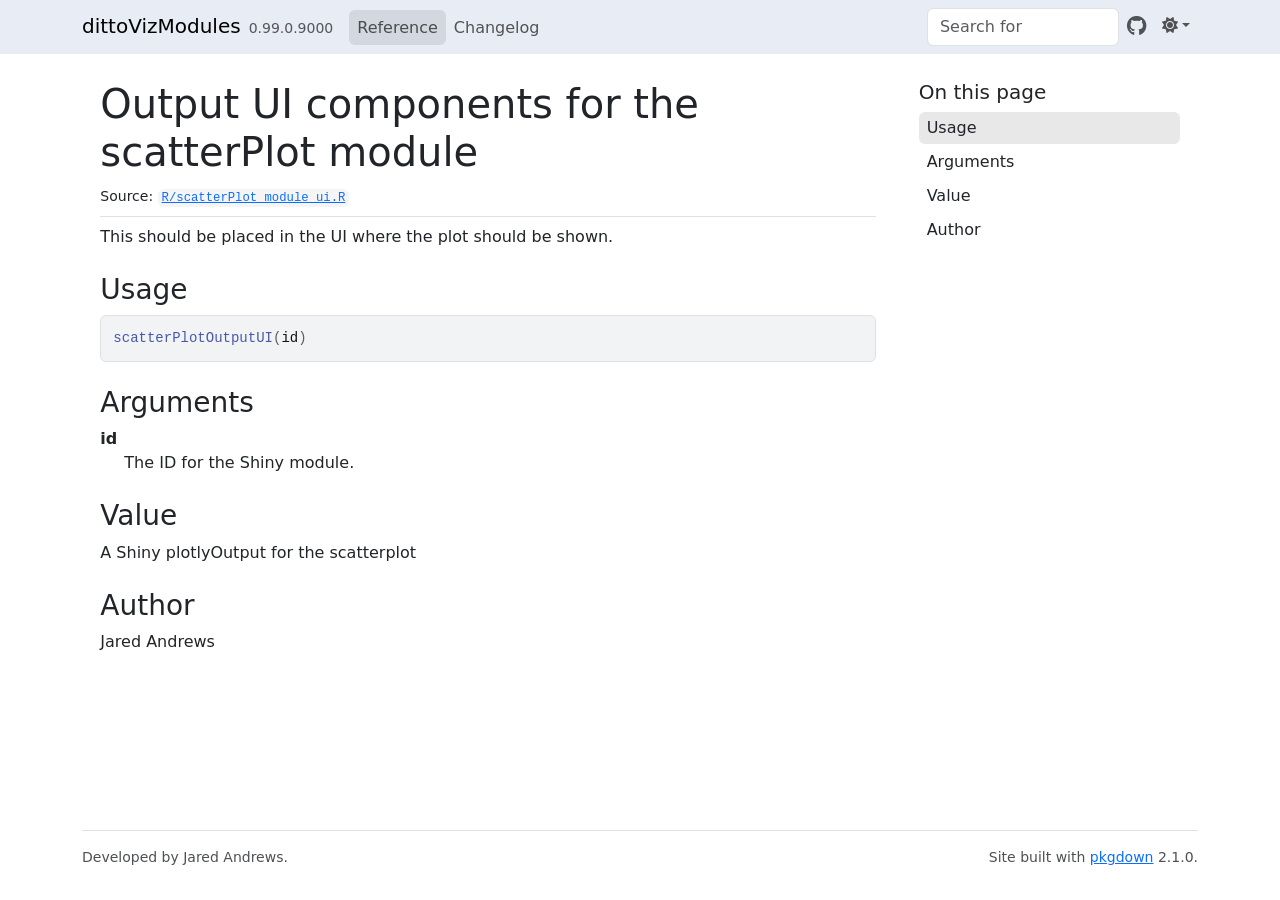
<file: reference/scatterplotOutputUI.html>
<!DOCTYPE html>
<!-- Generated by pkgdown: do not edit by hand --><html lang="en"><head><meta http-equiv="Content-Type" content="text/html; charset=UTF-8"><meta charset="utf-8"><meta http-equiv="X-UA-Compatible" content="IE=edge"><meta name="viewport" content="width=device-width, initial-scale=1, shrink-to-fit=no"><title>Output UI components for the scatterPlot module — scatterPlotOutputUI • dittoVizModules</title><script src="../lightswitch.js"></script><script src="../deps/jquery-3.6.0/jquery-3.6.0.min.js"></script><meta name="viewport" content="width=device-width, initial-scale=1, shrink-to-fit=no"><link href="../deps/bootstrap-5.3.1/bootstrap.min.css" rel="stylesheet"><script src="../deps/bootstrap-5.3.1/bootstrap.bundle.min.js"></script><link href="../deps/font-awesome-6.4.2/css/all.min.css" rel="stylesheet"><link href="../deps/font-awesome-6.4.2/css/v4-shims.min.css" rel="stylesheet"><script src="../deps/headroom-0.11.0/headroom.min.js"></script><script src="../deps/headroom-0.11.0/jQuery.headroom.min.js"></script><script src="../deps/bootstrap-toc-1.0.1/bootstrap-toc.min.js"></script><script src="../deps/clipboard.js-2.0.11/clipboard.min.js"></script><script src="../deps/search-1.0.0/autocomplete.jquery.min.js"></script><script src="../deps/search-1.0.0/fuse.min.js"></script><script src="../deps/search-1.0.0/mark.min.js"></script><!-- pkgdown --><script src="../pkgdown.js"></script><meta property="og:title" content="Output UI components for the scatterPlot module — scatterPlotOutputUI"><meta name="description" content="This should be placed in the UI where the plot should be shown."><meta property="og:description" content="This should be placed in the UI where the plot should be shown."></head><body>
    <a href="#main" class="visually-hidden-focusable">Skip to contents</a>


    <nav class="navbar navbar-expand-lg fixed-top " aria-label="Site navigation"><div class="container">

    <a class="navbar-brand me-2" href="../index.html">dittoVizModules</a>

    <small class="nav-text text-muted me-auto" data-bs-toggle="tooltip" data-bs-placement="bottom" title="">0.99.0.9000</small>


    <button class="navbar-toggler" type="button" data-bs-toggle="collapse" data-bs-target="#navbar" aria-controls="navbar" aria-expanded="false" aria-label="Toggle navigation">
      <span class="navbar-toggler-icon"></span>
    </button>

    <div id="navbar" class="collapse navbar-collapse ms-3">
      <ul class="navbar-nav me-auto"><li class="active nav-item"><a class="nav-link" href="../reference/index.html">Reference</a></li>
<li class="nav-item"><a class="nav-link" href="../news/index.html">Changelog</a></li>
      </ul><ul class="navbar-nav"><li class="nav-item"><form class="form-inline" role="search">
 <input class="form-control" type="search" name="search-input" id="search-input" autocomplete="off" aria-label="Search site" placeholder="Search for" data-search-index="../search.json"></form></li>
<li class="nav-item"><a class="external-link nav-link" href="https://github.com/j-andrews7/dittoVizModules/" aria-label="GitHub"><span class="fa fab fa-github fa-lg"></span></a></li>
<li class="nav-item dropdown">
  <button class="nav-link dropdown-toggle" type="button" id="dropdown-lightswitch" data-bs-toggle="dropdown" aria-expanded="false" aria-haspopup="true" aria-label="Light switch"><span class="fa fa-sun"></span></button>
  <ul class="dropdown-menu dropdown-menu-end" aria-labelledby="dropdown-lightswitch"><li><button class="dropdown-item" data-bs-theme-value="light"><span class="fa fa-sun"></span> Light</button></li>
    <li><button class="dropdown-item" data-bs-theme-value="dark"><span class="fa fa-moon"></span> Dark</button></li>
    <li><button class="dropdown-item" data-bs-theme-value="auto"><span class="fa fa-adjust"></span> Auto</button></li>
  </ul></li>
      </ul></div>


  </div>
</nav><div class="container template-reference-topic">
<div class="row">
  <main id="main" class="col-md-9"><div class="page-header">

      <h1>Output UI components for the scatterPlot module</h1>
      <small class="dont-index">Source: <a href="https://github.com/j-andrews7/dittoVizModules/blob/main/R/scatterPlot_module_ui.R" class="external-link"><code>R/scatterPlot_module_ui.R</code></a></small>
      <div class="d-none name"><code>scatterplotOutputUI.Rd</code></div>
    </div>

    <div class="ref-description section level2">
    <p>This should be placed in the UI where the plot should be shown.</p>
    </div>

    <div class="section level2">
    <h2 id="ref-usage">Usage<a class="anchor" aria-label="anchor" href="#ref-usage"></a></h2>
    <div class="sourceCode"><pre class="sourceCode r"><code><span><span class="fu">scatterPlotOutputUI</span><span class="op">(</span><span class="va">id</span><span class="op">)</span></span></code></pre></div>
    </div>

    <div class="section level2">
    <h2 id="arguments">Arguments<a class="anchor" aria-label="anchor" href="#arguments"></a></h2>


<dl><dt id="arg-id">id<a class="anchor" aria-label="anchor" href="#arg-id"></a></dt>
<dd><p>The ID for the Shiny module.</p></dd>

</dl></div>
    <div class="section level2">
    <h2 id="value">Value<a class="anchor" aria-label="anchor" href="#value"></a></h2>
    <p>A Shiny plotlyOutput for the scatterplot</p>
    </div>
    <div class="section level2">
    <h2 id="author">Author<a class="anchor" aria-label="anchor" href="#author"></a></h2>
    <p>Jared Andrews</p>
    </div>

  </main><aside class="col-md-3"><nav id="toc" aria-label="Table of contents"><h2>On this page</h2>
    </nav></aside></div>


    <footer><div class="pkgdown-footer-left">
  <p>Developed by Jared Andrews.</p>
</div>

<div class="pkgdown-footer-right">
  <p>Site built with <a href="https://pkgdown.r-lib.org/" class="external-link">pkgdown</a> 2.1.0.</p>
</div>

    </footer></div>





  </body></html>
</file>
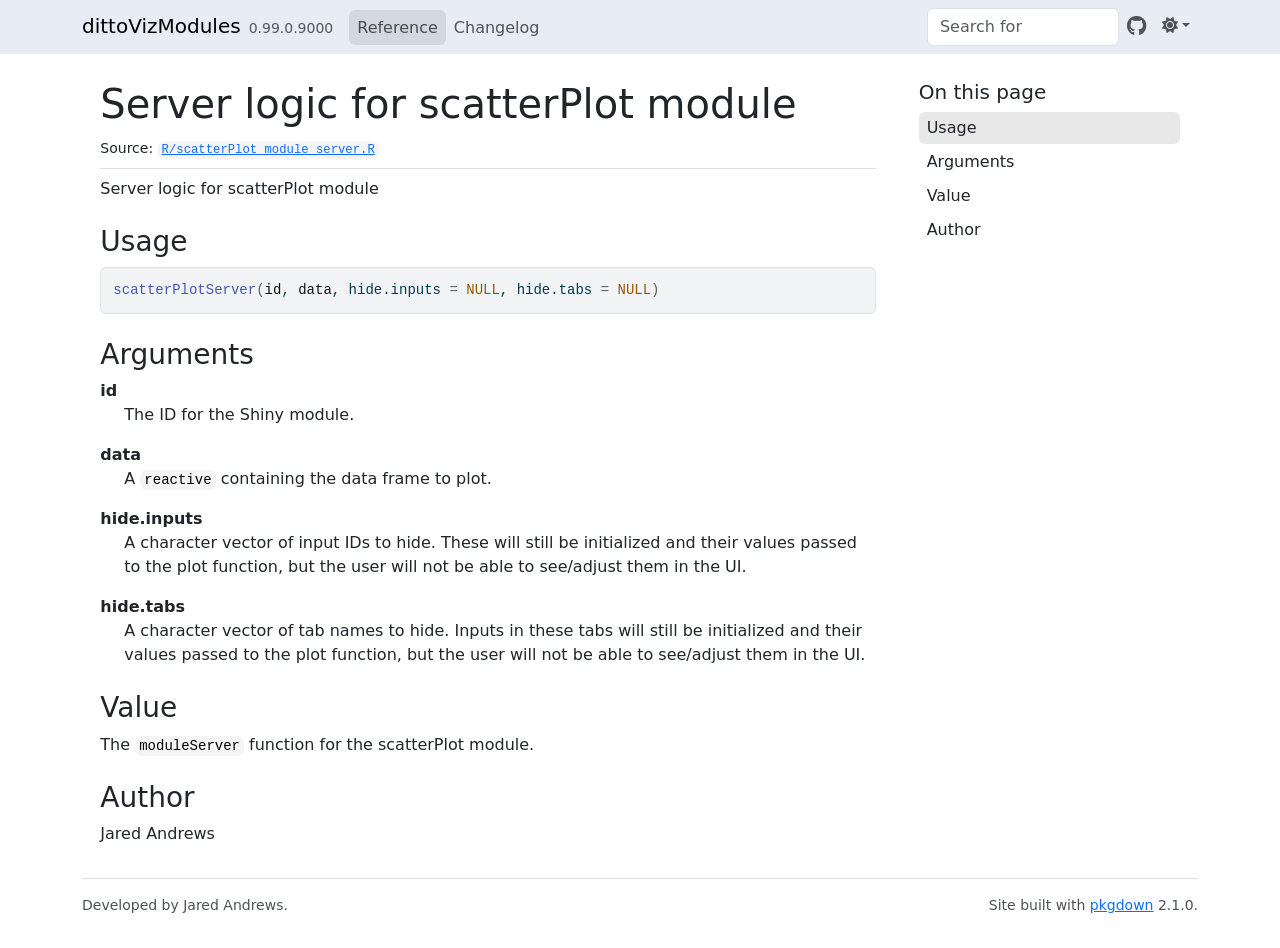
<file: reference/scatterplotServer.html>
<!DOCTYPE html>
<!-- Generated by pkgdown: do not edit by hand --><html lang="en"><head><meta http-equiv="Content-Type" content="text/html; charset=UTF-8"><meta charset="utf-8"><meta http-equiv="X-UA-Compatible" content="IE=edge"><meta name="viewport" content="width=device-width, initial-scale=1, shrink-to-fit=no"><title>Server logic for scatterPlot module — scatterPlotServer • dittoVizModules</title><script src="../lightswitch.js"></script><script src="../deps/jquery-3.6.0/jquery-3.6.0.min.js"></script><meta name="viewport" content="width=device-width, initial-scale=1, shrink-to-fit=no"><link href="../deps/bootstrap-5.3.1/bootstrap.min.css" rel="stylesheet"><script src="../deps/bootstrap-5.3.1/bootstrap.bundle.min.js"></script><link href="../deps/font-awesome-6.4.2/css/all.min.css" rel="stylesheet"><link href="../deps/font-awesome-6.4.2/css/v4-shims.min.css" rel="stylesheet"><script src="../deps/headroom-0.11.0/headroom.min.js"></script><script src="../deps/headroom-0.11.0/jQuery.headroom.min.js"></script><script src="../deps/bootstrap-toc-1.0.1/bootstrap-toc.min.js"></script><script src="../deps/clipboard.js-2.0.11/clipboard.min.js"></script><script src="../deps/search-1.0.0/autocomplete.jquery.min.js"></script><script src="../deps/search-1.0.0/fuse.min.js"></script><script src="../deps/search-1.0.0/mark.min.js"></script><!-- pkgdown --><script src="../pkgdown.js"></script><meta property="og:title" content="Server logic for scatterPlot module — scatterPlotServer"><meta name="description" content="Server logic for scatterPlot module"><meta property="og:description" content="Server logic for scatterPlot module"></head><body>
    <a href="#main" class="visually-hidden-focusable">Skip to contents</a>


    <nav class="navbar navbar-expand-lg fixed-top " aria-label="Site navigation"><div class="container">

    <a class="navbar-brand me-2" href="../index.html">dittoVizModules</a>

    <small class="nav-text text-muted me-auto" data-bs-toggle="tooltip" data-bs-placement="bottom" title="">0.99.0.9000</small>


    <button class="navbar-toggler" type="button" data-bs-toggle="collapse" data-bs-target="#navbar" aria-controls="navbar" aria-expanded="false" aria-label="Toggle navigation">
      <span class="navbar-toggler-icon"></span>
    </button>

    <div id="navbar" class="collapse navbar-collapse ms-3">
      <ul class="navbar-nav me-auto"><li class="active nav-item"><a class="nav-link" href="../reference/index.html">Reference</a></li>
<li class="nav-item"><a class="nav-link" href="../news/index.html">Changelog</a></li>
      </ul><ul class="navbar-nav"><li class="nav-item"><form class="form-inline" role="search">
 <input class="form-control" type="search" name="search-input" id="search-input" autocomplete="off" aria-label="Search site" placeholder="Search for" data-search-index="../search.json"></form></li>
<li class="nav-item"><a class="external-link nav-link" href="https://github.com/j-andrews7/dittoVizModules/" aria-label="GitHub"><span class="fa fab fa-github fa-lg"></span></a></li>
<li class="nav-item dropdown">
  <button class="nav-link dropdown-toggle" type="button" id="dropdown-lightswitch" data-bs-toggle="dropdown" aria-expanded="false" aria-haspopup="true" aria-label="Light switch"><span class="fa fa-sun"></span></button>
  <ul class="dropdown-menu dropdown-menu-end" aria-labelledby="dropdown-lightswitch"><li><button class="dropdown-item" data-bs-theme-value="light"><span class="fa fa-sun"></span> Light</button></li>
    <li><button class="dropdown-item" data-bs-theme-value="dark"><span class="fa fa-moon"></span> Dark</button></li>
    <li><button class="dropdown-item" data-bs-theme-value="auto"><span class="fa fa-adjust"></span> Auto</button></li>
  </ul></li>
      </ul></div>


  </div>
</nav><div class="container template-reference-topic">
<div class="row">
  <main id="main" class="col-md-9"><div class="page-header">

      <h1>Server logic for scatterPlot module</h1>
      <small class="dont-index">Source: <a href="https://github.com/j-andrews7/dittoVizModules/blob/main/R/scatterPlot_module_server.R" class="external-link"><code>R/scatterPlot_module_server.R</code></a></small>
      <div class="d-none name"><code>scatterplotServer.Rd</code></div>
    </div>

    <div class="ref-description section level2">
    <p>Server logic for scatterPlot module</p>
    </div>

    <div class="section level2">
    <h2 id="ref-usage">Usage<a class="anchor" aria-label="anchor" href="#ref-usage"></a></h2>
    <div class="sourceCode"><pre class="sourceCode r"><code><span><span class="fu">scatterPlotServer</span><span class="op">(</span><span class="va">id</span>, <span class="va">data</span>, hide.inputs <span class="op">=</span> <span class="cn">NULL</span>, hide.tabs <span class="op">=</span> <span class="cn">NULL</span><span class="op">)</span></span></code></pre></div>
    </div>

    <div class="section level2">
    <h2 id="arguments">Arguments<a class="anchor" aria-label="anchor" href="#arguments"></a></h2>


<dl><dt id="arg-id">id<a class="anchor" aria-label="anchor" href="#arg-id"></a></dt>
<dd><p>The ID for the Shiny module.</p></dd>


<dt id="arg-data">data<a class="anchor" aria-label="anchor" href="#arg-data"></a></dt>
<dd><p>A <code>reactive</code> containing the data frame to plot.</p></dd>


<dt id="arg-hide-inputs">hide.inputs<a class="anchor" aria-label="anchor" href="#arg-hide-inputs"></a></dt>
<dd><p>A character vector of input IDs to hide.
These will still be initialized and their values passed to the plot function,
but the user will not be able to see/adjust them in the UI.</p></dd>


<dt id="arg-hide-tabs">hide.tabs<a class="anchor" aria-label="anchor" href="#arg-hide-tabs"></a></dt>
<dd><p>A character vector of tab names to hide.
Inputs in these tabs will still be initialized and their values passed to the plot function,
but the user will not be able to see/adjust them in the UI.</p></dd>

</dl></div>
    <div class="section level2">
    <h2 id="value">Value<a class="anchor" aria-label="anchor" href="#value"></a></h2>
    <p>The <code>moduleServer</code> function for the scatterPlot module.</p>
    </div>
    <div class="section level2">
    <h2 id="author">Author<a class="anchor" aria-label="anchor" href="#author"></a></h2>
    <p>Jared Andrews</p>
    </div>

  </main><aside class="col-md-3"><nav id="toc" aria-label="Table of contents"><h2>On this page</h2>
    </nav></aside></div>


    <footer><div class="pkgdown-footer-left">
  <p>Developed by Jared Andrews.</p>
</div>

<div class="pkgdown-footer-right">
  <p>Site built with <a href="https://pkgdown.r-lib.org/" class="external-link">pkgdown</a> 2.1.0.</p>
</div>

    </footer></div>





  </body></html>
</file>
<file: deps/font-awesome-6.4.2/css/v4-shims.min.css>
/*!
 * Font Awesome Free 6.4.2 by @fontawesome - https://fontawesome.com
 * License - https://fontawesome.com/license/free (Icons: CC BY 4.0, Fonts: SIL OFL 1.1, Code: MIT License)
 * Copyright 2023 Fonticons, Inc.
 */
.fa.fa-glass:before{content:"\f000"}.fa.fa-envelope-o{font-family:"Font Awesome 6 Free";font-weight:400}.fa.fa-envelope-o:before{content:"\f0e0"}.fa.fa-star-o{font-family:"Font Awesome 6 Free";font-weight:400}.fa.fa-star-o:before{content:"\f005"}.fa.fa-close:before,.fa.fa-remove:before{content:"\f00d"}.fa.fa-gear:before{content:"\f013"}.fa.fa-trash-o{font-family:"Font Awesome 6 Free";font-weight:400}.fa.fa-trash-o:before{content:"\f2ed"}.fa.fa-home:before{content:"\f015"}.fa.fa-file-o{font-family:"Font Awesome 6 Free";font-weight:400}.fa.fa-file-o:before{content:"\f15b"}.fa.fa-clock-o{font-family:"Font Awesome 6 Free";font-weight:400}.fa.fa-clock-o:before{content:"\f017"}.fa.fa-arrow-circle-o-down{font-family:"Font Awesome 6 Free";font-weight:400}.fa.fa-arrow-circle-o-down:before{content:"\f358"}.fa.fa-arrow-circle-o-up{font-family:"Font Awesome 6 Free";font-weight:400}.fa.fa-arrow-circle-o-up:before{content:"\f35b"}.fa.fa-play-circle-o{font-family:"Font Awesome 6 Free";font-weight:400}.fa.fa-play-circle-o:before{content:"\f144"}.fa.fa-repeat:before,.fa.fa-rotate-right:before{content:"\f01e"}.fa.fa-refresh:before{content:"\f021"}.fa.fa-list-alt{font-family:"Font Awesome 6 Free";font-weight:400}.fa.fa-list-alt:before{content:"\f022"}.fa.fa-dedent:before{content:"\f03b"}.fa.fa-video-camera:before{content:"\f03d"}.fa.fa-picture-o{font-family:"Font Awesome 6 Free";font-weight:400}.fa.fa-picture-o:before{content:"\f03e"}.fa.fa-photo{font-family:"Font Awesome 6 Free";font-weight:400}.fa.fa-photo:before{content:"\f03e"}.fa.fa-image{font-family:"Font Awesome 6 Free";font-weight:400}.fa.fa-image:before{content:"\f03e"}.fa.fa-map-marker:before{content:"\f3c5"}.fa.fa-pencil-square-o{font-family:"Font Awesome 6 Free";font-weight:400}.fa.fa-pencil-square-o:before{content:"\f044"}.fa.fa-edit{font-family:"Font Awesome 6 Free";font-weight:400}.fa.fa-edit:before{content:"\f044"}.fa.fa-share-square-o:before{content:"\f14d"}.fa.fa-check-square-o{font-family:"Font Awesome 6 Free";font-weight:400}.fa.fa-check-square-o:before{content:"\f14a"}.fa.fa-arrows:before{content:"\f0b2"}.fa.fa-times-circle-o{font-family:"Font Awesome 6 Free";font-weight:400}.fa.fa-times-circle-o:before{content:"\f057"}.fa.fa-check-circle-o{font-family:"Font Awesome 6 Free";font-weight:400}.fa.fa-check-circle-o:before{content:"\f058"}.fa.fa-mail-forward:before{content:"\f064"}.fa.fa-expand:before{content:"\f424"}.fa.fa-compress:before{content:"\f422"}.fa.fa-eye,.fa.fa-eye-slash{font-family:"Font Awesome 6 Free";font-weight:400}.fa.fa-warning:before{content:"\f071"}.fa.fa-calendar:before{content:"\f073"}.fa.fa-arrows-v:before{content:"\f338"}.fa.fa-arrows-h:before{content:"\f337"}.fa.fa-bar-chart-o:before,.fa.fa-bar-chart:before{content:"\e0e3"}.fa.fa-twitter-square{font-family:"Font Awesome 6 Brands";font-weight:400}.fa.fa-twitter-square:before{content:"\f081"}.fa.fa-facebook-square{font-family:"Font Awesome 6 Brands";font-weight:400}.fa.fa-facebook-square:before{content:"\f082"}.fa.fa-gears:before{content:"\f085"}.fa.fa-thumbs-o-up{font-family:"Font Awesome 6 Free";font-weight:400}.fa.fa-thumbs-o-up:before{content:"\f164"}.fa.fa-thumbs-o-down{font-family:"Font Awesome 6 Free";font-weight:400}.fa.fa-thumbs-o-down:before{content:"\f165"}.fa.fa-heart-o{font-family:"Font Awesome 6 Free";font-weight:400}.fa.fa-heart-o:before{content:"\f004"}.fa.fa-sign-out:before{content:"\f2f5"}.fa.fa-linkedin-square{font-family:"Font Awesome 6 Brands";font-weight:400}.fa.fa-linkedin-square:before{content:"\f08c"}.fa.fa-thumb-tack:before{content:"\f08d"}.fa.fa-external-link:before{content:"\f35d"}.fa.fa-sign-in:before{content:"\f2f6"}.fa.fa-github-square{font-family:"Font Awesome 6 Brands";font-weight:400}.fa.fa-github-square:before{content:"\f092"}.fa.fa-lemon-o{font-family:"Font Awesome 6 Free";font-weight:400}.fa.fa-lemon-o:before{content:"\f094"}.fa.fa-square-o{font-family:"Font Awesome 6 Free";font-weight:400}.fa.fa-square-o:before{content:"\f0c8"}.fa.fa-bookmark-o{font-family:"Font Awesome 6 Free";font-weight:400}.fa.fa-bookmark-o:before{content:"\f02e"}.fa.fa-facebook,.fa.fa-twitter{font-family:"Font Awesome 6 Brands";font-weight:400}.fa.fa-facebook:before{content:"\f39e"}.fa.fa-facebook-f{font-family:"Font Awesome 6 Brands";font-weight:400}.fa.fa-facebook-f:before{content:"\f39e"}.fa.fa-github{font-family:"Font Awesome 6 Brands";font-weight:400}.fa.fa-credit-card{font-family:"Font Awesome 6 Free";font-weight:400}.fa.fa-feed:before{content:"\f09e"}.fa.fa-hdd-o{font-family:"Font Awesome 6 Free";font-weight:400}.fa.fa-hdd-o:before{content:"\f0a0"}.fa.fa-hand-o-right{font-family:"Font Awesome 6 Free";font-weight:400}.fa.fa-hand-o-right:before{content:"\f0a4"}.fa.fa-hand-o-left{font-family:"Font Awesome 6 Free";font-weight:400}.fa.fa-hand-o-left:before{content:"\f0a5"}.fa.fa-hand-o-up{font-family:"Font Awesome 6 Free";font-weight:400}.fa.fa-hand-o-up:before{content:"\f0a6"}.fa.fa-hand-o-down{font-family:"Font Awesome 6 Free";font-weight:400}.fa.fa-hand-o-down:before{content:"\f0a7"}.fa.fa-globe:before{content:"\f57d"}.fa.fa-tasks:before{content:"\f828"}.fa.fa-arrows-alt:before{content:"\f31e"}.fa.fa-group:before{content:"\f0c0"}.fa.fa-chain:before{content:"\f0c1"}.fa.fa-cut:before{content:"\f0c4"}.fa.fa-files-o{font-family:"Font Awesome 6 Free";font-weight:400}.fa.fa-files-o:before{content:"\f0c5"}.fa.fa-floppy-o{font-family:"Font Awesome 6 Free";font-weight:400}.fa.fa-floppy-o:before{content:"\f0c7"}.fa.fa-save{font-family:"Font Awesome 6 Free";font-weight:400}.fa.fa-save:before{content:"\f0c7"}.fa.fa-navicon:before,.fa.fa-reorder:before{content:"\f0c9"}.fa.fa-magic:before{content:"\e2ca"}.fa.fa-pinterest,.fa.fa-pinterest-square{font-family:"Font Awesome 6 Brands";font-weight:400}.fa.fa-pinterest-square:before{content:"\f0d3"}.fa.fa-google-plus-square{font-family:"Font Awesome 6 Brands";font-weight:400}.fa.fa-google-plus-square:before{content:"\f0d4"}.fa.fa-google-plus{font-family:"Font Awesome 6 Brands";font-weight:400}.fa.fa-google-plus:before{content:"\f0d5"}.fa.fa-money:before{content:"\f3d1"}.fa.fa-unsorted:before{content:"\f0dc"}.fa.fa-sort-desc:before{content:"\f0dd"}.fa.fa-sort-asc:before{content:"\f0de"}.fa.fa-linkedin{font-family:"Font Awesome 6 Brands";font-weight:400}.fa.fa-linkedin:before{content:"\f0e1"}.fa.fa-rotate-left:before{content:"\f0e2"}.fa.fa-legal:before{content:"\f0e3"}.fa.fa-dashboard:before,.fa.fa-tachometer:before{content:"\f625"}.fa.fa-comment-o{font-family:"Font Awesome 6 Free";font-weight:400}.fa.fa-comment-o:before{content:"\f075"}.fa.fa-comments-o{font-family:"Font Awesome 6 Free";font-weight:400}.fa.fa-comments-o:before{content:"\f086"}.fa.fa-flash:before{content:"\f0e7"}.fa.fa-clipboard:before{content:"\f0ea"}.fa.fa-lightbulb-o{font-family:"Font Awesome 6 Free";font-weight:400}.fa.fa-lightbulb-o:before{content:"\f0eb"}.fa.fa-exchange:before{content:"\f362"}.fa.fa-cloud-download:before{content:"\f0ed"}.fa.fa-cloud-upload:before{content:"\f0ee"}.fa.fa-bell-o{font-family:"Font Awesome 6 Free";font-weight:400}.fa.fa-bell-o:before{content:"\f0f3"}.fa.fa-cutlery:before{content:"\f2e7"}.fa.fa-file-text-o{font-family:"Font Awesome 6 Free";font-weight:400}.fa.fa-file-text-o:before{content:"\f15c"}.fa.fa-building-o{font-family:"Font Awesome 6 Free";font-weight:400}.fa.fa-building-o:before{content:"\f1ad"}.fa.fa-hospital-o{font-family:"Font Awesome 6 Free";font-weight:400}.fa.fa-hospital-o:before{content:"\f0f8"}.fa.fa-tablet:before{content:"\f3fa"}.fa.fa-mobile-phone:before,.fa.fa-mobile:before{content:"\f3cd"}.fa.fa-circle-o{font-family:"Font Awesome 6 Free";font-weight:400}.fa.fa-circle-o:before{content:"\f111"}.fa.fa-mail-reply:before{content:"\f3e5"}.fa.fa-github-alt{font-family:"Font Awesome 6 Brands";font-weight:400}.fa.fa-folder-o{font-family:"Font Awesome 6 Free";font-weight:400}.fa.fa-folder-o:before{content:"\f07b"}.fa.fa-folder-open-o{font-family:"Font Awesome 6 Free";font-weight:400}.fa.fa-folder-open-o:before{content:"\f07c"}.fa.fa-smile-o{font-family:"Font Awesome 6 Free";font-weight:400}.fa.fa-smile-o:before{content:"\f118"}.fa.fa-frown-o{font-family:"Font Awesome 6 Free";font-weight:400}.fa.fa-frown-o:before{content:"\f119"}.fa.fa-meh-o{font-family:"Font Awesome 6 Free";font-weight:400}.fa.fa-meh-o:before{content:"\f11a"}.fa.fa-keyboard-o{font-family:"Font Awesome 6 Free";font-weight:400}.fa.fa-keyboard-o:before{content:"\f11c"}.fa.fa-flag-o{font-family:"Font Awesome 6 Free";font-weight:400}.fa.fa-flag-o:before{content:"\f024"}.fa.fa-mail-reply-all:before{content:"\f122"}.fa.fa-star-half-o{font-family:"Font Awesome 6 Free";font-weight:400}.fa.fa-star-half-o:before{content:"\f5c0"}.fa.fa-star-half-empty{font-family:"Font Awesome 6 Free";font-weight:400}.fa.fa-star-half-empty:before{content:"\f5c0"}.fa.fa-star-half-full{font-family:"Font Awesome 6 Free";font-weight:400}.fa.fa-star-half-full:before{content:"\f5c0"}.fa.fa-code-fork:before{content:"\f126"}.fa.fa-chain-broken:before,.fa.fa-unlink:before{content:"\f127"}.fa.fa-calendar-o{font-family:"Font Awesome 6 Free";font-weight:400}.fa.fa-calendar-o:before{content:"\f133"}.fa.fa-css3,.fa.fa-html5,.fa.fa-maxcdn{font-family:"Font Awesome 6 Brands";font-weight:400}.fa.fa-unlock-alt:before{content:"\f09c"}.fa.fa-minus-square-o{font-family:"Font Awesome 6 Free";font-weight:400}.fa.fa-minus-square-o:before{content:"\f146"}.fa.fa-level-up:before{content:"\f3bf"}.fa.fa-level-down:before{content:"\f3be"}.fa.fa-pencil-square:before{content:"\f14b"}.fa.fa-external-link-square:before{content:"\f360"}.fa.fa-compass{font-family:"Font Awesome 6 Free";font-weight:400}.fa.fa-caret-square-o-down{font-family:"Font Awesome 6 Free";font-weight:400}.fa.fa-caret-square-o-down:before{content:"\f150"}.fa.fa-toggle-down{font-family:"Font Awesome 6 Free";font-weight:400}.fa.fa-toggle-down:before{content:"\f150"}.fa.fa-caret-square-o-up{font-family:"Font Awesome 6 Free";font-weight:400}.fa.fa-caret-square-o-up:before{content:"\f151"}.fa.fa-toggle-up{font-family:"Font Awesome 6 Free";font-weight:400}.fa.fa-toggle-up:before{content:"\f151"}.fa.fa-caret-square-o-right{font-family:"Font Awesome 6 Free";font-weight:400}.fa.fa-caret-square-o-right:before{content:"\f152"}.fa.fa-toggle-right{font-family:"Font Awesome 6 Free";font-weight:400}.fa.fa-toggle-right:before{content:"\f152"}.fa.fa-eur:before,.fa.fa-euro:before{content:"\f153"}.fa.fa-gbp:before{content:"\f154"}.fa.fa-dollar:before,.fa.fa-usd:before{content:"\24"}.fa.fa-inr:before,.fa.fa-rupee:before{content:"\e1bc"}.fa.fa-cny:before,.fa.fa-jpy:before,.fa.fa-rmb:before,.fa.fa-yen:before{content:"\f157"}.fa.fa-rouble:before,.fa.fa-rub:before,.fa.fa-ruble:before{content:"\f158"}.fa.fa-krw:before,.fa.fa-won:before{content:"\f159"}.fa.fa-bitcoin,.fa.fa-btc{font-family:"Font Awesome 6 Brands";font-weight:400}.fa.fa-bitcoin:before{content:"\f15a"}.fa.fa-file-text:before{content:"\f15c"}.fa.fa-sort-alpha-asc:before{content:"\f15d"}.fa.fa-sort-alpha-desc:before{content:"\f881"}.fa.fa-sort-amount-asc:before{content:"\f884"}.fa.fa-sort-amount-desc:before{content:"\f160"}.fa.fa-sort-numeric-asc:before{content:"\f162"}.fa.fa-sort-numeric-desc:before{content:"\f886"}.fa.fa-youtube-square{font-family:"Font Awesome 6 Brands";font-weight:400}.fa.fa-youtube-square:before{content:"\f431"}.fa.fa-xing,.fa.fa-xing-square,.fa.fa-youtube{font-family:"Font Awesome 6 Brands";font-weight:400}.fa.fa-xing-square:before{content:"\f169"}.fa.fa-youtube-play{font-family:"Font Awesome 6 Brands";font-weight:400}.fa.fa-youtube-play:before{content:"\f167"}.fa.fa-adn,.fa.fa-bitbucket,.fa.fa-bitbucket-square,.fa.fa-dropbox,.fa.fa-flickr,.fa.fa-instagram,.fa.fa-stack-overflow{font-family:"Font Awesome 6 Brands";font-weight:400}.fa.fa-bitbucket-square:before{content:"\f171"}.fa.fa-tumblr,.fa.fa-tumblr-square{font-family:"Font Awesome 6 Brands";font-weight:400}.fa.fa-tumblr-square:before{content:"\f174"}.fa.fa-long-arrow-down:before{content:"\f309"}.fa.fa-long-arrow-up:before{content:"\f30c"}.fa.fa-long-arrow-left:before{content:"\f30a"}.fa.fa-long-arrow-right:before{content:"\f30b"}.fa.fa-android,.fa.fa-apple,.fa.fa-dribbble,.fa.fa-foursquare,.fa.fa-gittip,.fa.fa-gratipay,.fa.fa-linux,.fa.fa-skype,.fa.fa-trello,.fa.fa-windows{font-family:"Font Awesome 6 Brands";font-weight:400}.fa.fa-gittip:before{content:"\f184"}.fa.fa-sun-o{font-family:"Font Awesome 6 Free";font-weight:400}.fa.fa-sun-o:before{content:"\f185"}.fa.fa-moon-o{font-family:"Font Awesome 6 Free";font-weight:400}.fa.fa-moon-o:before{content:"\f186"}.fa.fa-pagelines,.fa.fa-renren,.fa.fa-stack-exchange,.fa.fa-vk,.fa.fa-weibo{font-family:"Font Awesome 6 Brands";font-weight:400}.fa.fa-arrow-circle-o-right{font-family:"Font Awesome 6 Free";font-weight:400}.fa.fa-arrow-circle-o-right:before{content:"\f35a"}.fa.fa-arrow-circle-o-left{font-family:"Font Awesome 6 Free";font-weight:400}.fa.fa-arrow-circle-o-left:before{content:"\f359"}.fa.fa-caret-square-o-left{font-family:"Font Awesome 6 Free";font-weight:400}.fa.fa-caret-square-o-left:before{content:"\f191"}.fa.fa-toggle-left{font-family:"Font Awesome 6 Free";font-weight:400}.fa.fa-toggle-left:before{content:"\f191"}.fa.fa-dot-circle-o{font-family:"Font Awesome 6 Free";font-weight:400}.fa.fa-dot-circle-o:before{content:"\f192"}.fa.fa-vimeo-square{font-family:"Font Awesome 6 Brands";font-weight:400}.fa.fa-vimeo-square:before{content:"\f194"}.fa.fa-try:before,.fa.fa-turkish-lira:before{content:"\e2bb"}.fa.fa-plus-square-o{font-family:"Font Awesome 6 Free";font-weight:400}.fa.fa-plus-square-o:before{content:"\f0fe"}.fa.fa-openid,.fa.fa-slack,.fa.fa-wordpress{font-family:"Font Awesome 6 Brands";font-weight:400}.fa.fa-bank:before,.fa.fa-institution:before{content:"\f19c"}.fa.fa-mortar-board:before{content:"\f19d"}.fa.fa-google,.fa.fa-reddit,.fa.fa-reddit-square,.fa.fa-yahoo{font-family:"Font Awesome 6 Brands";font-weight:400}.fa.fa-reddit-square:before{content:"\f1a2"}.fa.fa-behance,.fa.fa-behance-square,.fa.fa-delicious,.fa.fa-digg,.fa.fa-drupal,.fa.fa-joomla,.fa.fa-pied-piper-alt,.fa.fa-pied-piper-pp,.fa.fa-stumbleupon,.fa.fa-stumbleupon-circle{font-family:"Font Awesome 6 Brands";font-weight:400}.fa.fa-behance-square:before{content:"\f1b5"}.fa.fa-steam,.fa.fa-steam-square{font-family:"Font Awesome 6 Brands";font-weight:400}.fa.fa-steam-square:before{content:"\f1b7"}.fa.fa-automobile:before{content:"\f1b9"}.fa.fa-cab:before{content:"\f1ba"}.fa.fa-deviantart,.fa.fa-soundcloud,.fa.fa-spotify{font-family:"Font Awesome 6 Brands";font-weight:400}.fa.fa-file-pdf-o{font-family:"Font Awesome 6 Free";font-weight:400}.fa.fa-file-pdf-o:before{content:"\f1c1"}.fa.fa-file-word-o{font-family:"Font Awesome 6 Free";font-weight:400}.fa.fa-file-word-o:before{content:"\f1c2"}.fa.fa-file-excel-o{font-family:"Font Awesome 6 Free";font-weight:400}.fa.fa-file-excel-o:before{content:"\f1c3"}.fa.fa-file-powerpoint-o{font-family:"Font Awesome 6 Free";font-weight:400}.fa.fa-file-powerpoint-o:before{content:"\f1c4"}.fa.fa-file-image-o{font-family:"Font Awesome 6 Free";font-weight:400}.fa.fa-file-image-o:before{content:"\f1c5"}.fa.fa-file-photo-o{font-family:"Font Awesome 6 Free";font-weight:400}.fa.fa-file-photo-o:before{content:"\f1c5"}.fa.fa-file-picture-o{font-family:"Font Awesome 6 Free";font-weight:400}.fa.fa-file-picture-o:before{content:"\f1c5"}.fa.fa-file-archive-o{font-family:"Font Awesome 6 Free";font-weight:400}.fa.fa-file-archive-o:before{content:"\f1c6"}.fa.fa-file-zip-o{font-family:"Font Awesome 6 Free";font-weight:400}.fa.fa-file-zip-o:before{content:"\f1c6"}.fa.fa-file-audio-o{font-family:"Font Awesome 6 Free";font-weight:400}.fa.fa-file-audio-o:before{content:"\f1c7"}.fa.fa-file-sound-o{font-family:"Font Awesome 6 Free";font-weight:400}.fa.fa-file-sound-o:before{content:"\f1c7"}.fa.fa-file-video-o{font-family:"Font Awesome 6 Free";font-weight:400}.fa.fa-file-video-o:before{content:"\f1c8"}.fa.fa-file-movie-o{font-family:"Font Awesome 6 Free";font-weight:400}.fa.fa-file-movie-o:before{content:"\f1c8"}.fa.fa-file-code-o{font-family:"Font Awesome 6 Free";font-weight:400}.fa.fa-file-code-o:before{content:"\f1c9"}.fa.fa-codepen,.fa.fa-jsfiddle,.fa.fa-vine{font-family:"Font Awesome 6 Brands";font-weight:400}.fa.fa-life-bouy:before,.fa.fa-life-buoy:before,.fa.fa-life-saver:before,.fa.fa-support:before{content:"\f1cd"}.fa.fa-circle-o-notch:before{content:"\f1ce"}.fa.fa-ra,.fa.fa-rebel{font-family:"Font Awesome 6 Brands";font-weight:400}.fa.fa-ra:before{content:"\f1d0"}.fa.fa-resistance{font-family:"Font Awesome 6 Brands";font-weight:400}.fa.fa-resistance:before{content:"\f1d0"}.fa.fa-empire,.fa.fa-ge{font-family:"Font Awesome 6 Brands";font-weight:400}.fa.fa-ge:before{content:"\f1d1"}.fa.fa-git-square{font-family:"Font Awesome 6 Brands";font-weight:400}.fa.fa-git-square:before{content:"\f1d2"}.fa.fa-git,.fa.fa-hacker-news,.fa.fa-y-combinator-square{font-family:"Font Awesome 6 Brands";font-weight:400}.fa.fa-y-combinator-square:before{content:"\f1d4"}.fa.fa-yc-square{font-family:"Font Awesome 6 Brands";font-weight:400}.fa.fa-yc-square:before{content:"\f1d4"}.fa.fa-qq,.fa.fa-tencent-weibo,.fa.fa-wechat,.fa.fa-weixin{font-family:"Font Awesome 6 Brands";font-weight:400}.fa.fa-wechat:before{content:"\f1d7"}.fa.fa-send:before{content:"\f1d8"}.fa.fa-paper-plane-o{font-family:"Font Awesome 6 Free";font-weight:400}.fa.fa-paper-plane-o:before{content:"\f1d8"}.fa.fa-send-o{font-family:"Font Awesome 6 Free";font-weight:400}.fa.fa-send-o:before{content:"\f1d8"}.fa.fa-circle-thin{font-family:"Font Awesome 6 Free";font-weight:400}.fa.fa-circle-thin:before{content:"\f111"}.fa.fa-header:before{content:"\f1dc"}.fa.fa-futbol-o{font-family:"Font Awesome 6 Free";font-weight:400}.fa.fa-futbol-o:before{content:"\f1e3"}.fa.fa-soccer-ball-o{font-family:"Font Awesome 6 Free";font-weight:400}.fa.fa-soccer-ball-o:before{content:"\f1e3"}.fa.fa-slideshare,.fa.fa-twitch,.fa.fa-yelp{font-family:"Font Awesome 6 Brands";font-weight:400}.fa.fa-newspaper-o{font-family:"Font Awesome 6 Free";font-weight:400}.fa.fa-newspaper-o:before{content:"\f1ea"}.fa.fa-cc-amex,.fa.fa-cc-discover,.fa.fa-cc-mastercard,.fa.fa-cc-paypal,.fa.fa-cc-stripe,.fa.fa-cc-visa,.fa.fa-google-wallet,.fa.fa-paypal{font-family:"Font Awesome 6 Brands";font-weight:400}.fa.fa-bell-slash-o{font-family:"Font Awesome 6 Free";font-weight:400}.fa.fa-bell-slash-o:before{content:"\f1f6"}.fa.fa-trash:before{content:"\f2ed"}.fa.fa-copyright{font-family:"Font Awesome 6 Free";font-weight:400}.fa.fa-eyedropper:before{content:"\f1fb"}.fa.fa-area-chart:before{content:"\f1fe"}.fa.fa-pie-chart:before{content:"\f200"}.fa.fa-line-chart:before{content:"\f201"}.fa.fa-lastfm,.fa.fa-lastfm-square{font-family:"Font Awesome 6 Brands";font-weight:400}.fa.fa-lastfm-square:before{content:"\f203"}.fa.fa-angellist,.fa.fa-ioxhost{font-family:"Font Awesome 6 Brands";font-weight:400}.fa.fa-cc{font-family:"Font Awesome 6 Free";font-weight:400}.fa.fa-cc:before{content:"\f20a"}.fa.fa-ils:before,.fa.fa-shekel:before,.fa.fa-sheqel:before{content:"\f20b"}.fa.fa-buysellads,.fa.fa-connectdevelop,.fa.fa-dashcube,.fa.fa-forumbee,.fa.fa-leanpub,.fa.fa-sellsy,.fa.fa-shirtsinbulk,.fa.fa-simplybuilt,.fa.fa-skyatlas{font-family:"Font Awesome 6 Brands";font-weight:400}.fa.fa-diamond{font-family:"Font Awesome 6 Free";font-weight:400}.fa.fa-diamond:before{content:"\f3a5"}.fa.fa-intersex:before,.fa.fa-transgender:before{content:"\f224"}.fa.fa-transgender-alt:before{content:"\f225"}.fa.fa-facebook-official{font-family:"Font Awesome 6 Brands";font-weight:400}.fa.fa-facebook-official:before{content:"\f09a"}.fa.fa-pinterest-p,.fa.fa-whatsapp{font-family:"Font Awesome 6 Brands";font-weight:400}.fa.fa-hotel:before{content:"\f236"}.fa.fa-medium,.fa.fa-viacoin,.fa.fa-y-combinator,.fa.fa-yc{font-family:"Font Awesome 6 Brands";font-weight:400}.fa.fa-yc:before{content:"\f23b"}.fa.fa-expeditedssl,.fa.fa-opencart,.fa.fa-optin-monster{font-family:"Font Awesome 6 Brands";font-weight:400}.fa.fa-battery-4:before,.fa.fa-battery:before{content:"\f240"}.fa.fa-battery-3:before{content:"\f241"}.fa.fa-battery-2:before{content:"\f242"}.fa.fa-battery-1:before{content:"\f243"}.fa.fa-battery-0:before{content:"\f244"}.fa.fa-object-group,.fa.fa-object-ungroup,.fa.fa-sticky-note-o{font-family:"Font Awesome 6 Free";font-weight:400}.fa.fa-sticky-note-o:before{content:"\f249"}.fa.fa-cc-diners-club,.fa.fa-cc-jcb{font-family:"Font Awesome 6 Brands";font-weight:400}.fa.fa-clone{font-family:"Font Awesome 6 Free";font-weight:400}.fa.fa-hourglass-o:before{content:"\f254"}.fa.fa-hourglass-1:before{content:"\f251"}.fa.fa-hourglass-2:before{content:"\f252"}.fa.fa-hourglass-3:before{content:"\f253"}.fa.fa-hand-rock-o{font-family:"Font Awesome 6 Free";font-weight:400}.fa.fa-hand-rock-o:before{content:"\f255"}.fa.fa-hand-grab-o{font-family:"Font Awesome 6 Free";font-weight:400}.fa.fa-hand-grab-o:before{content:"\f255"}.fa.fa-hand-paper-o{font-family:"Font Awesome 6 Free";font-weight:400}.fa.fa-hand-paper-o:before{content:"\f256"}.fa.fa-hand-stop-o{font-family:"Font Awesome 6 Free";font-weight:400}.fa.fa-hand-stop-o:before{content:"\f256"}.fa.fa-hand-scissors-o{font-family:"Font Awesome 6 Free";font-weight:400}.fa.fa-hand-scissors-o:before{content:"\f257"}.fa.fa-hand-lizard-o{font-family:"Font Awesome 6 Free";font-weight:400}.fa.fa-hand-lizard-o:before{content:"\f258"}.fa.fa-hand-spock-o{font-family:"Font Awesome 6 Free";font-weight:400}.fa.fa-hand-spock-o:before{content:"\f259"}.fa.fa-hand-pointer-o{font-family:"Font Awesome 6 Free";font-weight:400}.fa.fa-hand-pointer-o:before{content:"\f25a"}.fa.fa-hand-peace-o{font-family:"Font Awesome 6 Free";font-weight:400}.fa.fa-hand-peace-o:before{content:"\f25b"}.fa.fa-registered{font-family:"Font Awesome 6 Free";font-weight:400}.fa.fa-creative-commons,.fa.fa-gg,.fa.fa-gg-circle,.fa.fa-odnoklassniki,.fa.fa-odnoklassniki-square{font-family:"Font Awesome 6 Brands";font-weight:400}.fa.fa-odnoklassniki-square:before{content:"\f264"}.fa.fa-chrome,.fa.fa-firefox,.fa.fa-get-pocket,.fa.fa-internet-explorer,.fa.fa-opera,.fa.fa-safari,.fa.fa-wikipedia-w{font-family:"Font Awesome 6 Brands";font-weight:400}.fa.fa-television:before{content:"\f26c"}.fa.fa-500px,.fa.fa-amazon,.fa.fa-contao{font-family:"Font Awesome 6 Brands";font-weight:400}.fa.fa-calendar-plus-o{font-family:"Font Awesome 6 Free";font-weight:400}.fa.fa-calendar-plus-o:before{content:"\f271"}.fa.fa-calendar-minus-o{font-family:"Font Awesome 6 Free";font-weight:400}.fa.fa-calendar-minus-o:before{content:"\f272"}.fa.fa-calendar-times-o{font-family:"Font Awesome 6 Free";font-weight:400}.fa.fa-calendar-times-o:before{content:"\f273"}.fa.fa-calendar-check-o{font-family:"Font Awesome 6 Free";font-weight:400}.fa.fa-calendar-check-o:before{content:"\f274"}.fa.fa-map-o{font-family:"Font Awesome 6 Free";font-weight:400}.fa.fa-map-o:before{content:"\f279"}.fa.fa-commenting:before{content:"\f4ad"}.fa.fa-commenting-o{font-family:"Font Awesome 6 Free";font-weight:400}.fa.fa-commenting-o:before{content:"\f4ad"}.fa.fa-houzz,.fa.fa-vimeo{font-family:"Font Awesome 6 Brands";font-weight:400}.fa.fa-vimeo:before{content:"\f27d"}.fa.fa-black-tie,.fa.fa-edge,.fa.fa-fonticons,.fa.fa-reddit-alien{font-family:"Font Awesome 6 Brands";font-weight:400}.fa.fa-credit-card-alt:before{content:"\f09d"}.fa.fa-codiepie,.fa.fa-fort-awesome,.fa.fa-mixcloud,.fa.fa-modx,.fa.fa-product-hunt,.fa.fa-scribd,.fa.fa-usb{font-family:"Font Awesome 6 Brands";font-weight:400}.fa.fa-pause-circle-o{font-family:"Font Awesome 6 Free";font-weight:400}.fa.fa-pause-circle-o:before{content:"\f28b"}.fa.fa-stop-circle-o{font-family:"Font Awesome 6 Free";font-weight:400}.fa.fa-stop-circle-o:before{content:"\f28d"}.fa.fa-bluetooth,.fa.fa-bluetooth-b,.fa.fa-envira,.fa.fa-gitlab,.fa.fa-wheelchair-alt,.fa.fa-wpbeginner,.fa.fa-wpforms{font-family:"Font Awesome 6 Brands";font-weight:400}.fa.fa-wheelchair-alt:before{content:"\f368"}.fa.fa-question-circle-o{font-family:"Font Awesome 6 Free";font-weight:400}.fa.fa-question-circle-o:before{content:"\f059"}.fa.fa-volume-control-phone:before{content:"\f2a0"}.fa.fa-asl-interpreting:before{content:"\f2a3"}.fa.fa-deafness:before,.fa.fa-hard-of-hearing:before{content:"\f2a4"}.fa.fa-glide,.fa.fa-glide-g{font-family:"Font Awesome 6 Brands";font-weight:400}.fa.fa-signing:before{content:"\f2a7"}.fa.fa-viadeo,.fa.fa-viadeo-square{font-family:"Font Awesome 6 Brands";font-weight:400}.fa.fa-viadeo-square:before{content:"\f2aa"}.fa.fa-snapchat,.fa.fa-snapchat-ghost{font-family:"Font Awesome 6 Brands";font-weight:400}.fa.fa-snapchat-ghost:before{content:"\f2ab"}.fa.fa-snapchat-square{font-family:"Font Awesome 6 Brands";font-weight:400}.fa.fa-snapchat-square:before{content:"\f2ad"}.fa.fa-first-order,.fa.fa-google-plus-official,.fa.fa-pied-piper,.fa.fa-themeisle,.fa.fa-yoast{font-family:"Font Awesome 6 Brands";font-weight:400}.fa.fa-google-plus-official:before{content:"\f2b3"}.fa.fa-google-plus-circle{font-family:"Font Awesome 6 Brands";font-weight:400}.fa.fa-google-plus-circle:before{content:"\f2b3"}.fa.fa-fa,.fa.fa-font-awesome{font-family:"Font Awesome 6 Brands";font-weight:400}.fa.fa-fa:before{content:"\f2b4"}.fa.fa-handshake-o{font-family:"Font Awesome 6 Free";font-weight:400}.fa.fa-handshake-o:before{content:"\f2b5"}.fa.fa-envelope-open-o{font-family:"Font Awesome 6 Free";font-weight:400}.fa.fa-envelope-open-o:before{content:"\f2b6"}.fa.fa-linode{font-family:"Font Awesome 6 Brands";font-weight:400}.fa.fa-address-book-o{font-family:"Font Awesome 6 Free";font-weight:400}.fa.fa-address-book-o:before{content:"\f2b9"}.fa.fa-vcard:before{content:"\f2bb"}.fa.fa-address-card-o{font-family:"Font Awesome 6 Free";font-weight:400}.fa.fa-address-card-o:before{content:"\f2bb"}.fa.fa-vcard-o{font-family:"Font Awesome 6 Free";font-weight:400}.fa.fa-vcard-o:before{content:"\f2bb"}.fa.fa-user-circle-o{font-family:"Font Awesome 6 Free";font-weight:400}.fa.fa-user-circle-o:before{content:"\f2bd"}.fa.fa-user-o{font-family:"Font Awesome 6 Free";font-weight:400}.fa.fa-user-o:before{content:"\f007"}.fa.fa-id-badge{font-family:"Font Awesome 6 Free";font-weight:400}.fa.fa-drivers-license:before{content:"\f2c2"}.fa.fa-id-card-o{font-family:"Font Awesome 6 Free";font-weight:400}.fa.fa-id-card-o:before{content:"\f2c2"}.fa.fa-drivers-license-o{font-family:"Font Awesome 6 Free";font-weight:400}.fa.fa-drivers-license-o:before{content:"\f2c2"}.fa.fa-free-code-camp,.fa.fa-quora,.fa.fa-telegram{font-family:"Font Awesome 6 Brands";font-weight:400}.fa.fa-thermometer-4:before,.fa.fa-thermometer:before{content:"\f2c7"}.fa.fa-thermometer-3:before{content:"\f2c8"}.fa.fa-thermometer-2:before{content:"\f2c9"}.fa.fa-thermometer-1:before{content:"\f2ca"}.fa.fa-thermometer-0:before{content:"\f2cb"}.fa.fa-bathtub:before,.fa.fa-s15:before{content:"\f2cd"}.fa.fa-window-maximize,.fa.fa-window-restore{font-family:"Font Awesome 6 Free";font-weight:400}.fa.fa-times-rectangle:before{content:"\f410"}.fa.fa-window-close-o{font-family:"Font Awesome 6 Free";font-weight:400}.fa.fa-window-close-o:before{content:"\f410"}.fa.fa-times-rectangle-o{font-family:"Font Awesome 6 Free";font-weight:400}.fa.fa-times-rectangle-o:before{content:"\f410"}.fa.fa-bandcamp,.fa.fa-eercast,.fa.fa-etsy,.fa.fa-grav,.fa.fa-imdb,.fa.fa-ravelry{font-family:"Font Awesome 6 Brands";font-weight:400}.fa.fa-eercast:before{content:"\f2da"}.fa.fa-snowflake-o{font-family:"Font Awesome 6 Free";font-weight:400}.fa.fa-snowflake-o:before{content:"\f2dc"}.fa.fa-meetup,.fa.fa-superpowers,.fa.fa-wpexplorer{font-family:"Font Awesome 6 Brands";font-weight:400}
</file>
